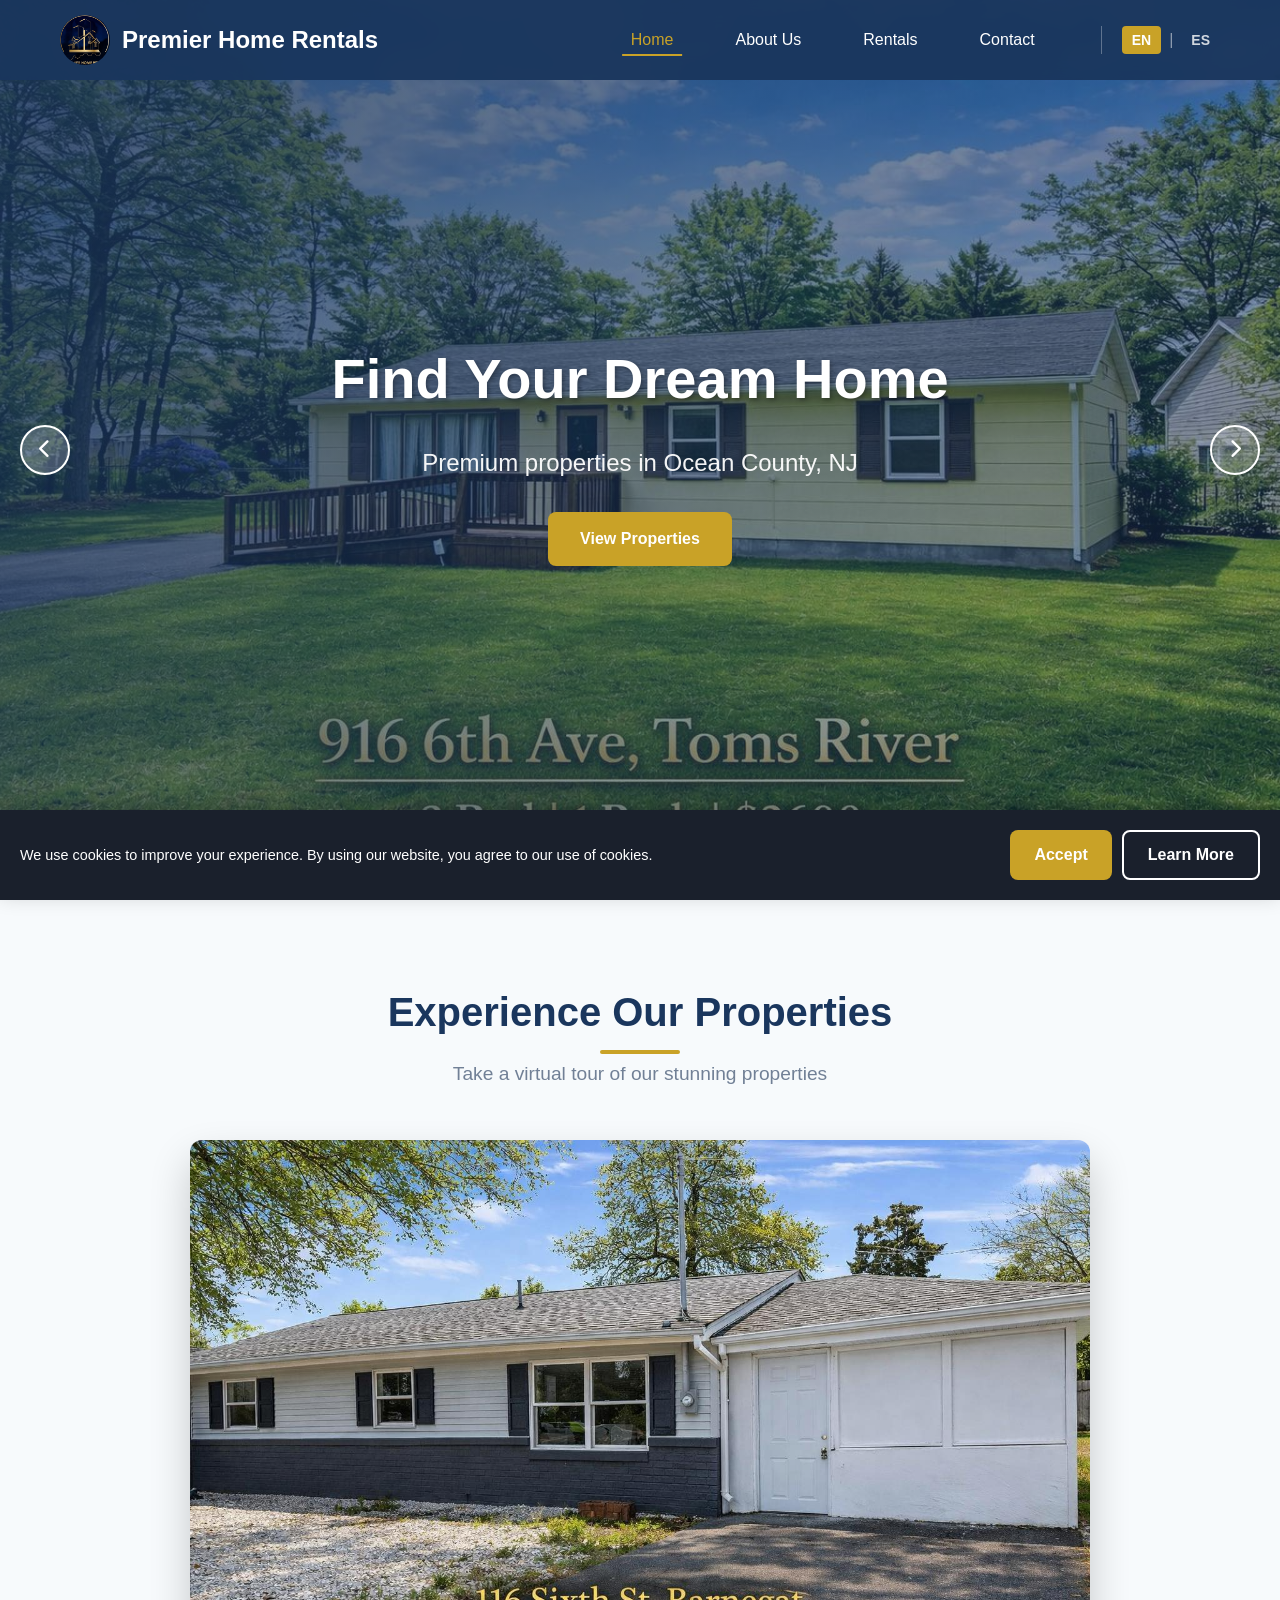
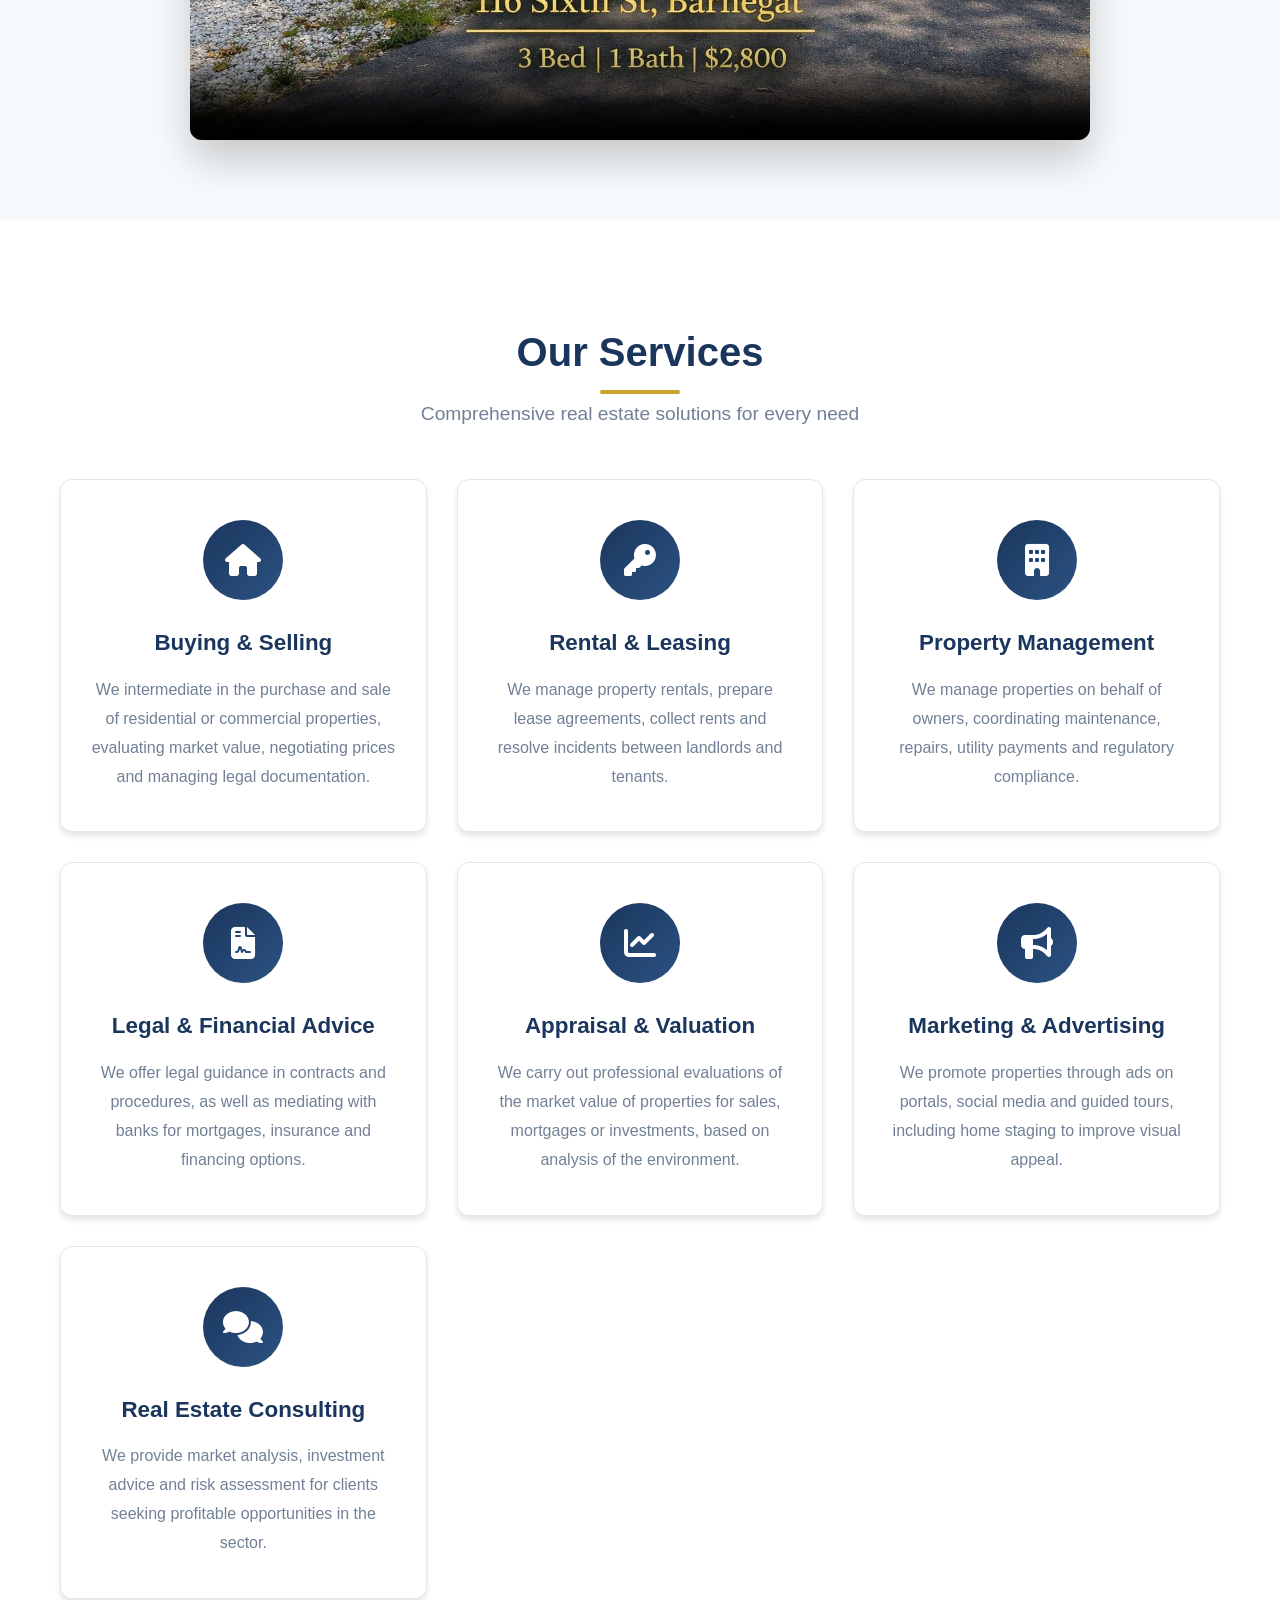
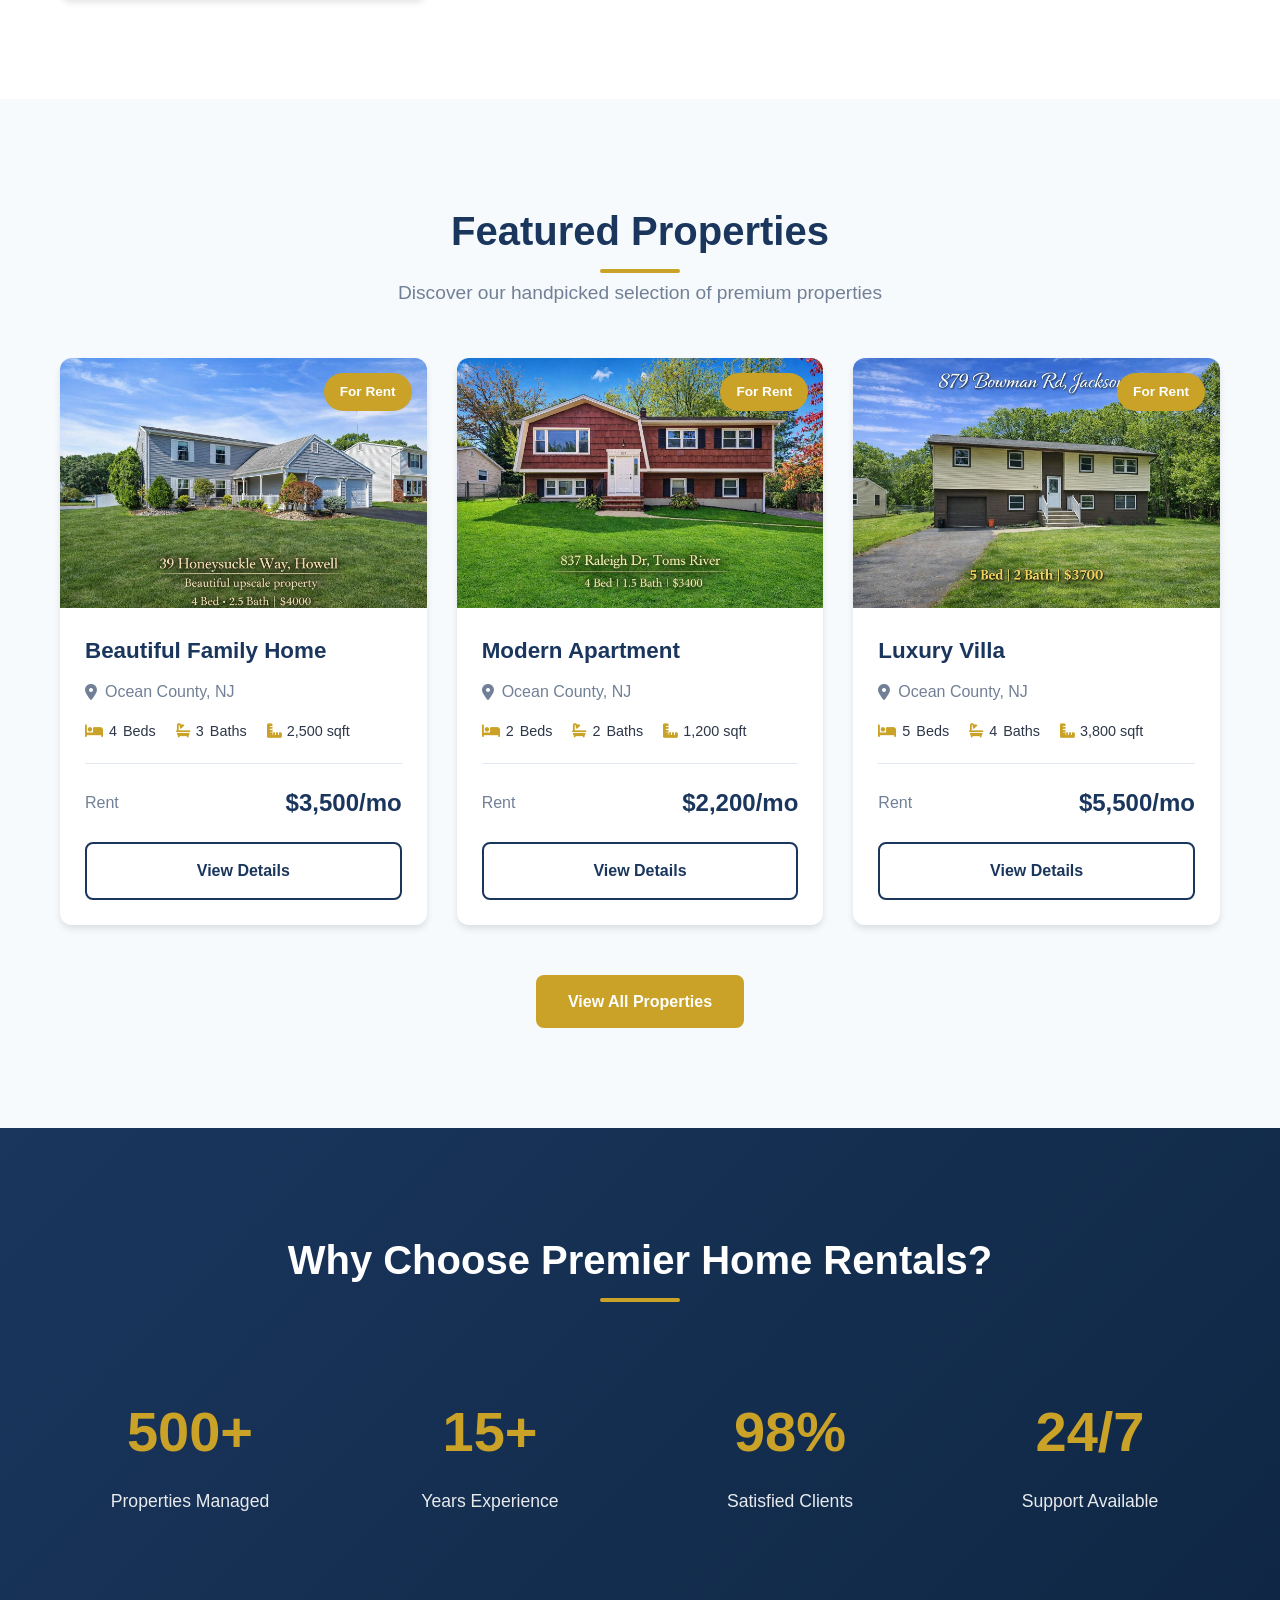
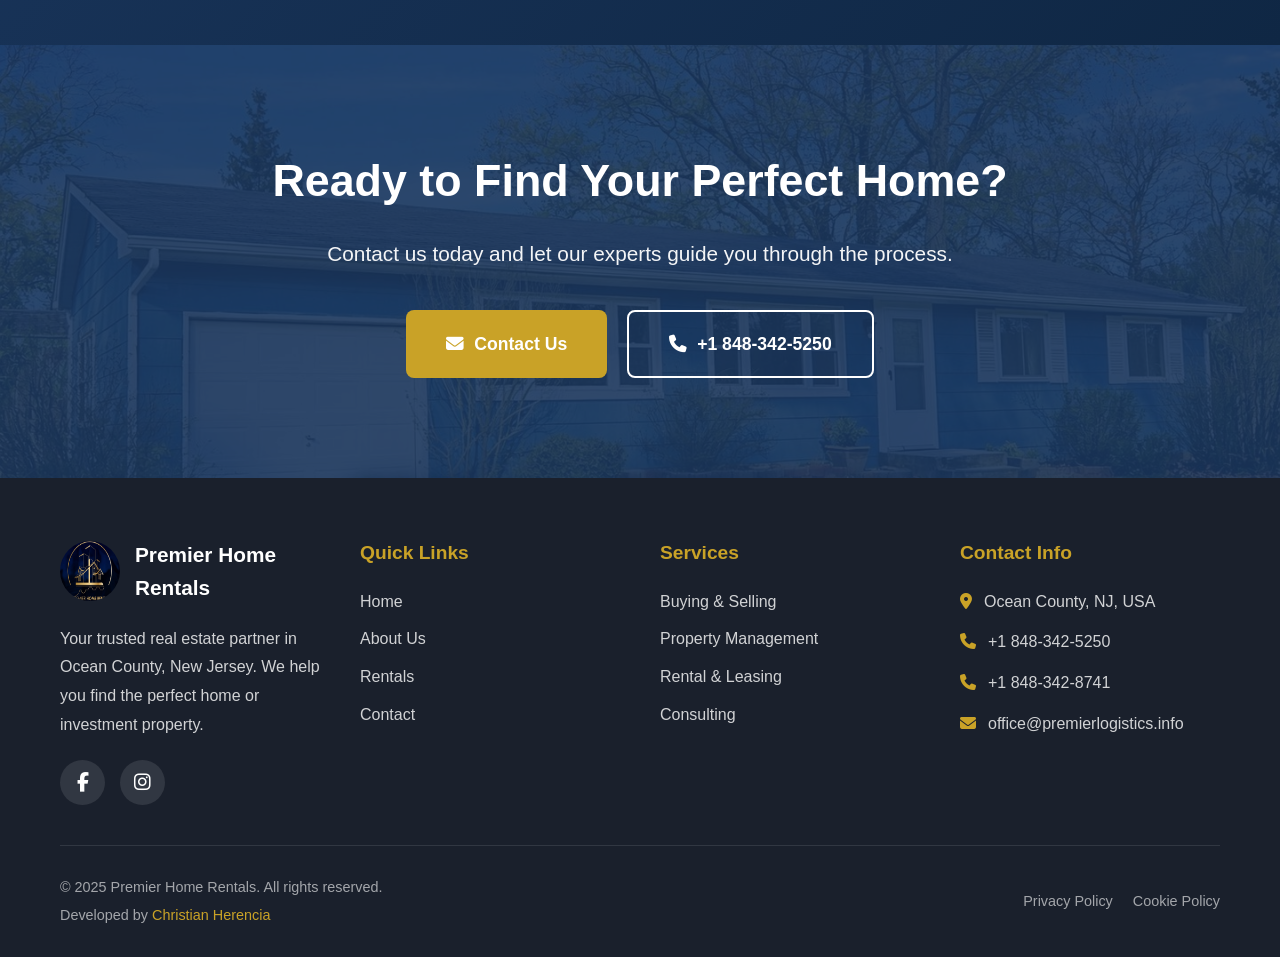
<file: index.html>
<!DOCTYPE html>
<html lang="en">
<head>
    <meta charset="UTF-8">
    <meta name="viewport" content="width=device-width, initial-scale=1.0">
    
    <!-- SEO Bilingüe / Bilingual SEO -->
    <title>Premier Home Rentals | Real Estate in Ocean County, NJ | Alquileres y Ventas</title>
    <meta name="description" content="Premier Home Rentals - Your trusted real estate partner in Ocean County, NJ. Houses and apartments for rent. Professional property management, buying, selling, and rental services.">
    <meta name="description" lang="es" content="Premier Home Rentals - Su socio de confianza en bienes raíces en Ocean County, NJ. Casas y apartamentos en alquiler. Servicios profesionales de administración, compra, venta y alquiler.">
    <meta name="keywords" content="real estate, ocean county nj, property rental, home rentals, property management, buy house, sell house, alquiler propiedades, bienes raices, ocean county">
    <meta name="author" content="Christian Herencia - https://christian-freelance.us/">
    <meta name="robots" content="index, follow">
    
    <!-- Open Graph / Social Media -->
    <meta property="og:type" content="website">
    <meta property="og:title" content="Premier Home Rentals | Real Estate Ocean County, NJ">
    <meta property="og:description" content="Houses and apartments for rent in Ocean County, NJ. Professional real estate services.">
    <meta property="og:url" content="https://premierhomerentals.com">
    <meta property="og:image" content="images/logotipo.jpg">
    
    <!-- Canonical URL -->
    <link rel="canonical" href="https://premierhomerentals.com">
    
    <!-- Favicon -->
    <link rel="icon" type="image/jpeg" href="images/logotipo.jpg">
    
    <!-- Stylesheets -->
    <link rel="stylesheet" href="css/styles.css">
    <link rel="stylesheet" href="https://cdnjs.cloudflare.com/ajax/libs/font-awesome/6.4.0/css/all.min.css">
</head>
<body>
    <!-- Header / Navigation -->
    <header class="header" id="header">
        <nav class="navbar">
            <div class="container nav-container">
                <a href="index.html" class="logo">
                    <img src="images/logotipo.jpg" alt="Premier Home Rentals Logo">
                    <span class="logo-text">Premier Home Rentals</span>
                </a>

                <button class="nav-toggle" id="navToggle" aria-label="Toggle navigation">
                    <span class="hamburger"></span>
                </button>

                <ul class="nav-menu" id="navMenu">
                    <li class="nav-item">
                        <a href="index.html" class="nav-link active" data-en="Home" data-es="Inicio">Home</a>
                    </li>
                    <li class="nav-item">
                        <a href="about.html" class="nav-link" data-en="About Us" data-es="Somos">About Us</a>
                    </li>
                    <li class="nav-item">
                        <a href="rents.html" class="nav-link" data-en="Rentals" data-es="Rentas">Rentals</a>
                    </li>
                    <li class="nav-item">
                        <a href="contact.html" class="nav-link" data-en="Contact" data-es="Contacto">Contact</a>
                    </li>
                    <!-- Language Switcher (Minimalist) -->
                    <li class="nav-item lang-switcher-nav">
                        <button class="lang-btn" data-lang="en">EN</button>
                        <span class="lang-separator">|</span>
                        <button class="lang-btn active" data-lang="es">ES</button>
                    </li>
                </ul>
            </div>
        </nav>
    </header>

    <!-- Hero Carousel Section -->
    <section class="hero-carousel" id="heroCarousel">
        <div class="carousel-container">
            <div class="carousel-slide active">
                <img src="images/651043841_122290221758027895_5471548175140172550_n.jpg" alt="Luxury Home Exterior">
                <div class="carousel-overlay">
                    <div class="carousel-content">
                        <h1 data-en="Find Your Dream Home" data-es="Encuentra Tu Hogar Soñado">Find Your Dream Home</h1>
                        <p data-en="Premium properties in Ocean County, NJ" data-es="Propiedades premium en Ocean County, NJ">Premium properties in Ocean County, NJ</p>
                        <a href="rents.html" class="btn btn-primary" data-en="View Properties" data-es="Ver Propiedades">View Properties</a>
                    </div>
                </div>
            </div>
            <div class="carousel-slide">
                <img src="images/651122073_122290265384027895_9046047661119987039_n.jpg" alt="Modern Living Room">
                <div class="carousel-overlay">
                    <div class="carousel-content">
                        <h1 data-en="Luxury Living Redefined" data-es="Vida de Lujo Redefinida">Luxury Living Redefined</h1>
                        <p data-en="Experience comfort and elegance" data-es="Experimenta comodidad y elegancia">Experience comfort and elegance</p>
                        <a href="contact.html" class="btn btn-primary" data-en="Contact Us" data-es="Contáctanos">Contact Us</a>
                    </div>
                </div>
            </div>
            <div class="carousel-slide">
                <img src="images/651235995_122290265552027895_4109668597374149599_n.jpg" alt="Beautiful Kitchen">
                <div class="carousel-overlay">
                    <div class="carousel-content">
                        <h1 data-en="Your Future Home Awaits" data-es="Tu Futuro Hogar Te Espera">Your Future Home Awaits</h1>
                        <p data-en="Discover amazing opportunities" data-es="Descubre oportunidades increíbles">Discover amazing opportunities</p>
                        <a href="rents.html" class="btn btn-primary" data-en="Browse Listings" data-es="Ver Listados">Browse Listings</a>
                    </div>
                </div>
            </div>
            <div class="carousel-slide">
                <img src="images/651337304_122290265558027895_6355605987907240099_n.jpg" alt="Elegant Bedroom">
                <div class="carousel-overlay">
                    <div class="carousel-content">
                        <h1 data-en="Expert Real Estate Services" data-es="Servicios Inmobiliarios Expertos">Expert Real Estate Services</h1>
                        <p data-en="Trusted by hundreds of families" data-es="Confianza de cientos de familias">Trusted by hundreds of families</p>
                        <a href="about.html" class="btn btn-primary" data-en="Learn More" data-es="Saber Más">Learn More</a>
                    </div>
                </div>
            </div>
        </div>
        
        <button class="carousel-btn prev" id="carouselPrev" aria-label="Previous slide">
            <i class="fas fa-chevron-left"></i>
        </button>
        <button class="carousel-btn next" id="carouselNext" aria-label="Next slide">
            <i class="fas fa-chevron-right"></i>
        </button>
        
        <div class="carousel-dots" id="carouselDots"></div>
    </section>

    <!-- Video Section -->
    <section class="video-section">
        <div class="container">
            <div class="section-header">
                <h2 class="section-title" data-en="Experience Our Properties" data-es="Experimenta Nuestras Propiedades">
                    Experience Our Properties
                </h2>
                <p class="section-subtitle" data-en="Take a virtual tour of our stunning properties" data-es="Recorre virtualmente nuestras impresionantes propiedades">
                    Take a virtual tour of our stunning properties
                </p>
            </div>
            <div class="video-container">
                <video controls poster="images/651059986_122290265576027895_850705725169657721_n.jpg">
                    <source src="images/FDownloader.Net_AQPp3IglkweKQyzIKB1AlOvLezb5OyP5Iwgwm5jtBXHO728Q9_stGDnmYdV9Bi18okTtm0bM0nRg8rTVK-sO87h00jLk_92lJyE8ZG_PyF9vTQ_720p_(HD).mp4" type="video/mp4">
                    <span data-en="Your browser does not support the video tag." data-es="Su navegador no soporta la etiqueta de video.">Your browser does not support the video tag.</span>
                </video>
            </div>
        </div>
    </section>

    <!-- Services Section -->
    <section class="services-section" id="services">
        <div class="container">
            <div class="section-header">
                <h2 class="section-title" data-en="Our Services" data-es="Nuestros Servicios">Our Services</h2>
                <p class="section-subtitle" data-en="Comprehensive real estate solutions for every need" data-es="Soluciones inmobiliarias integrales para cada necesidad">
                    Comprehensive real estate solutions for every need
                </p>
            </div>
            
            <div class="services-grid">
                <div class="service-card fade-in">
                    <div class="service-icon">
                        <i class="fas fa-home"></i>
                    </div>
                    <h3 data-en="Buying & Selling" data-es="Compra y Venta">Buying & Selling</h3>
                    <p data-en="We intermediate in the purchase and sale of residential or commercial properties, evaluating market value, negotiating prices and managing legal documentation." 
                       data-es="Intermediamos en la compra y venta de inmuebles residenciales o comerciales, evaluando el valor de mercado, negociando precios y gestionando documentación legal.">
                        We intermediate in the purchase and sale of residential or commercial properties, evaluating market value, negotiating prices and managing legal documentation.
                    </p>
                </div>
                
                <div class="service-card fade-in">
                    <div class="service-icon">
                        <i class="fas fa-key"></i>
                    </div>
                    <h3 data-en="Rental & Leasing" data-es="Alquiler y Arrendamiento">Rental & Leasing</h3>
                    <p data-en="We manage property rentals, prepare lease agreements, collect rents and resolve incidents between landlords and tenants."
                       data-es="Gestionamos alquileres de propiedades, elaboramos contratos de arrendamiento, cobramos rentas y resolvemos incidencias.">
                        We manage property rentals, prepare lease agreements, collect rents and resolve incidents between landlords and tenants.
                    </p>
                </div>
                
                <div class="service-card fade-in">
                    <div class="service-icon">
                        <i class="fas fa-building"></i>
                    </div>
                    <h3 data-en="Property Management" data-es="Gestión de Propiedades">Property Management</h3>
                    <p data-en="We manage properties on behalf of owners, coordinating maintenance, repairs, utility payments and regulatory compliance."
                       data-es="Administramos inmuebles en nombre de propietarios, coordinando mantenimiento, reparaciones, pagos y cumplimiento normativo.">
                        We manage properties on behalf of owners, coordinating maintenance, repairs, utility payments and regulatory compliance.
                    </p>
                </div>
                
                <div class="service-card fade-in">
                    <div class="service-icon">
                        <i class="fas fa-file-contract"></i>
                    </div>
                    <h3 data-en="Legal & Financial Advice" data-es="Asesoramiento Legal y Financiero">Legal & Financial Advice</h3>
                    <p data-en="We offer legal guidance in contracts and procedures, as well as mediating with banks for mortgages, insurance and financing options."
                       data-es="Ofrecemos orientación legal en contratos y trámites, además de mediar con bancos para hipotecas y financiamiento.">
                        We offer legal guidance in contracts and procedures, as well as mediating with banks for mortgages, insurance and financing options.
                    </p>
                </div>
                
                <div class="service-card fade-in">
                    <div class="service-icon">
                        <i class="fas fa-chart-line"></i>
                    </div>
                    <h3 data-en="Appraisal & Valuation" data-es="Valoración y Tasación">Appraisal & Valuation</h3>
                    <p data-en="We carry out professional evaluations of the market value of properties for sales, mortgages or investments, based on analysis of the environment."
                       data-es="Realizamos evaluaciones profesionales del valor de mercado para ventas, hipotecas o inversiones.">
                        We carry out professional evaluations of the market value of properties for sales, mortgages or investments, based on analysis of the environment.
                    </p>
                </div>
                
                <div class="service-card fade-in">
                    <div class="service-icon">
                        <i class="fas fa-bullhorn"></i>
                    </div>
                    <h3 data-en="Marketing & Advertising" data-es="Marketing y Publicidad">Marketing & Advertising</h3>
                    <p data-en="We promote properties through ads on portals, social media and guided tours, including home staging to improve visual appeal."
                       data-es="Promocionamos propiedades mediante anuncios en portales, redes sociales y visitas guiadas, incluyendo home staging.">
                        We promote properties through ads on portals, social media and guided tours, including home staging to improve visual appeal.
                    </p>
                </div>
                
                <div class="service-card fade-in">
                    <div class="service-icon">
                        <i class="fas fa-comments"></i>
                    </div>
                    <h3 data-en="Real Estate Consulting" data-es="Consultoría Inmobiliaria">Real Estate Consulting</h3>
                    <p data-en="We provide market analysis, investment advice and risk assessment for clients seeking profitable opportunities in the sector."
                       data-es="Brindamos análisis de mercado, asesoría en inversiones y evaluación de riesgos para clientes que buscan oportunidades rentables.">
                        We provide market analysis, investment advice and risk assessment for clients seeking profitable opportunities in the sector.
                    </p>
                </div>
            </div>
        </div>
    </section>

    <!-- Featured Properties Section -->
    <section class="featured-properties">
        <div class="container">
            <div class="section-header">
                <h2 class="section-title" data-en="Featured Properties" data-es="Propiedades Destacadas">Featured Properties</h2>
                <p class="section-subtitle" data-en="Discover our handpicked selection of premium properties" data-es="Descubre nuestra selección de propiedades premium">
                    Discover our handpicked selection of premium properties
                </p>
            </div>
            
            <div class="properties-grid">
                <div class="property-card fade-in">
                    <div class="property-image">
                        <img src="images/650802208_122290265354027895_558987830945413043_n.jpg" alt="Ocean County Home">
                        <span class="property-badge" data-en="For Rent" data-es="En Alquiler">For Rent</span>
                    </div>
                    <div class="property-info">
                        <h3 data-en="Beautiful Family Home" data-es="Hermosa Casa Familiar">Beautiful Family Home</h3>
                        <p class="property-location">
                            <i class="fas fa-map-marker-alt"></i> Ocean County, NJ
                        </p>
                        <div class="property-features">
                            <span><i class="fas fa-bed"></i> 4 <span data-en="Beds" data-es="Habitaciones">Beds</span></span>
                            <span><i class="fas fa-bath"></i> 3 <span data-en="Baths" data-es="Baños">Baths</span></span>
                            <span><i class="fas fa-ruler-combined"></i> 2,500 sqft</span>
                        </div>
                        <div class="property-price">
                            <span class="price-label" data-en="Rent" data-es="Alquiler">Rent:</span>
                            <span class="price-value">$3,500/mo</span>
                        </div>
                        <a href="view-rent.html" class="btn btn-secondary" data-en="View Details" data-es="Ver Detalles">View Details</a>
                    </div>
                </div>
                
                <div class="property-card fade-in">
                    <div class="property-image">
                        <img src="images/651273718_122290221770027895_5280245678423276925_n.jpg" alt="Modern Apartment">
                        <span class="property-badge" data-en="For Rent" data-es="En Alquiler">For Rent</span>
                    </div>
                    <div class="property-info">
                        <h3 data-en="Modern Apartment" data-es="Apartamento Moderno">Modern Apartment</h3>
                        <p class="property-location">
                            <i class="fas fa-map-marker-alt"></i> Ocean County, NJ
                        </p>
                        <div class="property-features">
                            <span><i class="fas fa-bed"></i> 2 <span data-en="Beds" data-es="Habitaciones">Beds</span></span>
                            <span><i class="fas fa-bath"></i> 2 <span data-en="Baths" data-es="Baños">Baths</span></span>
                            <span><i class="fas fa-ruler-combined"></i> 1,200 sqft</span>
                        </div>
                        <div class="property-price">
                            <span class="price-label" data-en="Rent" data-es="Alquiler">Rent:</span>
                            <span class="price-value">$2,200/mo</span>
                        </div>
                        <a href="view-rent.html" class="btn btn-secondary" data-en="View Details" data-es="Ver Detalles">View Details</a>
                    </div>
                </div>
                
                <div class="property-card fade-in">
                    <div class="property-image">
                        <img src="images/651832047_122290224542027895_4432259295090192663_n.jpg" alt="Luxury Villa">
                        <span class="property-badge" data-en="For Rent" data-es="En Alquiler">For Rent</span>
                    </div>
                    <div class="property-info">
                        <h3 data-en="Luxury Villa" data-es="Villa de Lujo">Luxury Villa</h3>
                        <p class="property-location">
                            <i class="fas fa-map-marker-alt"></i> Ocean County, NJ
                        </p>
                        <div class="property-features">
                            <span><i class="fas fa-bed"></i> 5 <span data-en="Beds" data-es="Habitaciones">Beds</span></span>
                            <span><i class="fas fa-bath"></i> 4 <span data-en="Baths" data-es="Baños">Baths</span></span>
                            <span><i class="fas fa-ruler-combined"></i> 3,800 sqft</span>
                        </div>
                        <div class="property-price">
                            <span class="price-label" data-en="Rent" data-es="Alquiler">Rent:</span>
                            <span class="price-value">$5,500/mo</span>
                        </div>
                        <a href="view-rent.html" class="btn btn-secondary" data-en="View Details" data-es="Ver Detalles">View Details</a>
                    </div>
                </div>
            </div>
            
            <div class="text-center">
                <a href="rents.html" class="btn btn-primary" data-en="View All Properties" data-es="Ver Todas las Propiedades">View All Properties</a>
            </div>
        </div>
    </section>

    <!-- Why Choose Us Section -->
    <section class="why-choose-us">
        <div class="container">
            <div class="section-header">
                <h2 class="section-title" data-en="Why Choose Premier Home Rentals?" data-es="¿Por Qué Elegir Premier Home Rentals?">Why Choose Premier Home Rentals?</h2>
            </div>
            
            <div class="stats-grid">
                <div class="stat-card">
                    <div class="stat-number">500+</div>
                    <div class="stat-label" data-en="Properties Managed" data-es="Propiedades Administradas">Properties Managed</div>
                </div>
                <div class="stat-card">
                    <div class="stat-number">15+</div>
                    <div class="stat-label" data-en="Years Experience" data-es="Años de Experiencia">Years Experience</div>
                </div>
                <div class="stat-card">
                    <div class="stat-number">98%</div>
                    <div class="stat-label" data-en="Satisfied Clients" data-es="Clientes Satisfechos">Satisfied Clients</div>
                </div>
                <div class="stat-card">
                    <div class="stat-number">24/7</div>
                    <div class="stat-label" data-en="Support Available" data-es="Soporte Disponible">Support Available</div>
                </div>
            </div>
        </div>
    </section>

    <!-- Contact CTA Section -->
    <section class="contact-cta">
        <div class="container">
            <div class="cta-content">
                <h2 data-en="Ready to Find Your Perfect Home?" data-es="¿Listo para Encontrar Tu Hogar Perfecto?">Ready to Find Your Perfect Home?</h2>
                <p data-en="Contact us today and let our experts guide you through the process." 
                   data-es="Contáctanos hoy y deja que nuestros expertos te guíen en el proceso.">
                    Contact us today and let our experts guide you through the process.
                </p>
                <div class="cta-buttons">
                    <a href="contact.html" class="btn btn-primary btn-large">
                        <i class="fas fa-envelope"></i> <span data-en="Contact Us" data-es="Contáctanos">Contact Us</span>
                    </a>
                    <a href="tel:+18483425250" class="btn btn-secondary btn-large">
                        <i class="fas fa-phone"></i> +1 848-342-5250
                    </a>
                </div>
            </div>
        </div>
    </section>

    <!-- Footer -->
    <footer class="footer">
        <div class="container">
            <div class="footer-grid">
                <div class="footer-column">
                    <div class="footer-logo">
                        <img src="images/logotipo.jpg" alt="Premier Home Rentals">
                        <h3>Premier Home Rentals</h3>
                    </div>
                    <p data-en="Your trusted real estate partner in Ocean County, New Jersey. We help you find the perfect home or investment property."
                       data-es="Su socio de confianza en bienes raíces en Ocean County, Nueva Jersey. Le ayudamos a encontrar el hogar perfecto o propiedad de inversión.">
                        Your trusted real estate partner in Ocean County, New Jersey. We help you find the perfect home or investment property.
                    </p>
                    <div class="social-links">
                        <a href="https://www.facebook.com/profile.php?id=61550836872534" target="_blank" rel="noopener" aria-label="Facebook">
                            <i class="fab fa-facebook-f"></i>
                        </a>
                        <a href="https://www.instagram.com/homerentalsbypremier" target="_blank" rel="noopener" aria-label="Instagram">
                            <i class="fab fa-instagram"></i>
                        </a>
                    </div>
                </div>
                
                <div class="footer-column">
                    <h4 data-en="Quick Links" data-es="Enlaces Rápidos">Quick Links</h4>
                    <ul class="footer-links">
                        <li><a href="index.html" data-en="Home" data-es="Inicio">Home</a></li>
                        <li><a href="about.html" data-en="About Us" data-es="Somos">About Us</a></li>
                        <li><a href="rents.html" data-en="Rentals" data-es="Rentas">Rentals</a></li>
                        <li><a href="contact.html" data-en="Contact" data-es="Contacto">Contact</a></li>
                    </ul>
                </div>
                
                <div class="footer-column">
                    <h4 data-en="Services" data-es="Servicios">Services</h4>
                    <ul class="footer-links">
                        <li><a href="about.html#services" data-en="Buying & Selling" data-es="Compra y Venta">Buying & Selling</a></li>
                        <li><a href="about.html#services" data-en="Property Management" data-es="Gestión de Propiedades">Property Management</a></li>
                        <li><a href="about.html#services" data-en="Rental & Leasing" data-es="Alquiler y Arrendamiento">Rental & Leasing</a></li>
                        <li><a href="about.html#services" data-en="Consulting" data-es="Consultoría">Consulting</a></li>
                    </ul>
                </div>
                
                <div class="footer-column">
                    <h4 data-en="Contact Info" data-es="Información de Contacto">Contact Info</h4>
                    <ul class="contact-info">
                        <li>
                            <i class="fas fa-map-marker-alt"></i>
                            <span data-en="Ocean County, NJ, USA" data-es="Ocean County, NJ, EUA">Ocean County, NJ, USA</span>
                        </li>
                        <li>
                            <i class="fas fa-phone"></i>
                            <a href="tel:+18483425250">+1 848-342-5250</a>
                        </li>
                        <li>
                            <i class="fas fa-phone"></i>
                            <a href="tel:+18483428741">+1 848-342-8741</a>
                        </li>
                        <li>
                            <i class="fas fa-envelope"></i>
                            <a href="mailto:office@premierlogistics.info">office@premierlogistics.info</a>
                        </li>
                    </ul>
                </div>
            </div>
            
            <div class="footer-bottom">
                <div class="footer-bottom-content">
                    <p>&copy; 2025 Premier Home Rentals. <span data-en="All rights reserved." data-es="Todos los derechos reservados.">All rights reserved.</span></p>
                    <p class="developer-credit">
                        Developed by <a href="https://christian-freelance.us/" target="_blank" rel="noopener">Christian Herencia</a>
                    </p>
                </div>
                <div class="footer-policies">
                    <a href="privacy-policy.html" data-en="Privacy Policy" data-es="Política de Privacidad">Privacy Policy</a>
                    <a href="cookie-policy.html" data-en="Cookie Policy" data-es="Política de Cookies">Cookie Policy</a>
                </div>
            </div>
        </div>
    </footer>

    <!-- Scroll to Top Button -->
    <button class="scroll-top" id="scrollTop" aria-label="Scroll to top">
        <i class="fas fa-chevron-up"></i>
    </button>

    <!-- WhatsApp Button -->
    <a href="https://wa.me/18483425250" class="whatsapp-btn" target="_blank" rel="noopener" aria-label="WhatsApp">
        <i class="fab fa-whatsapp"></i>
    </a>

    <!-- Scripts -->
    <script src="js/main.js"></script>
</body>
</html>
</file>
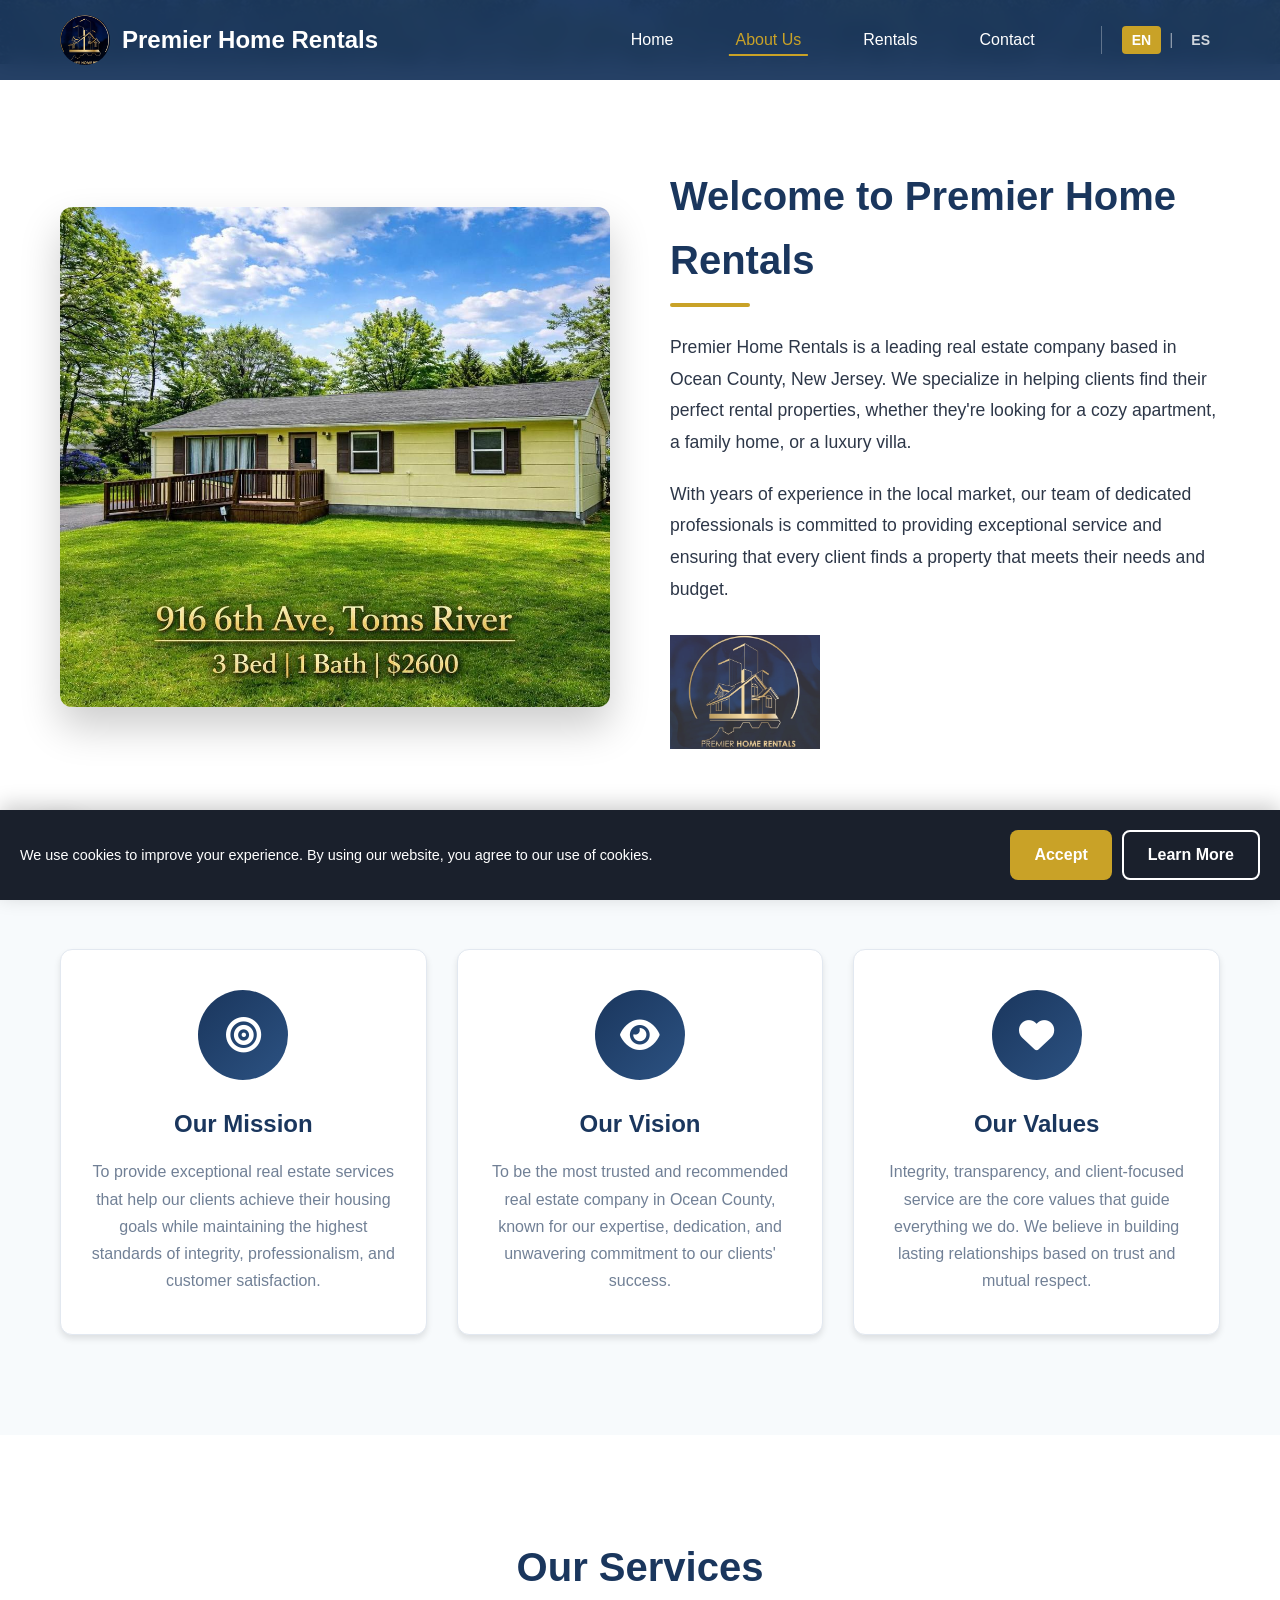
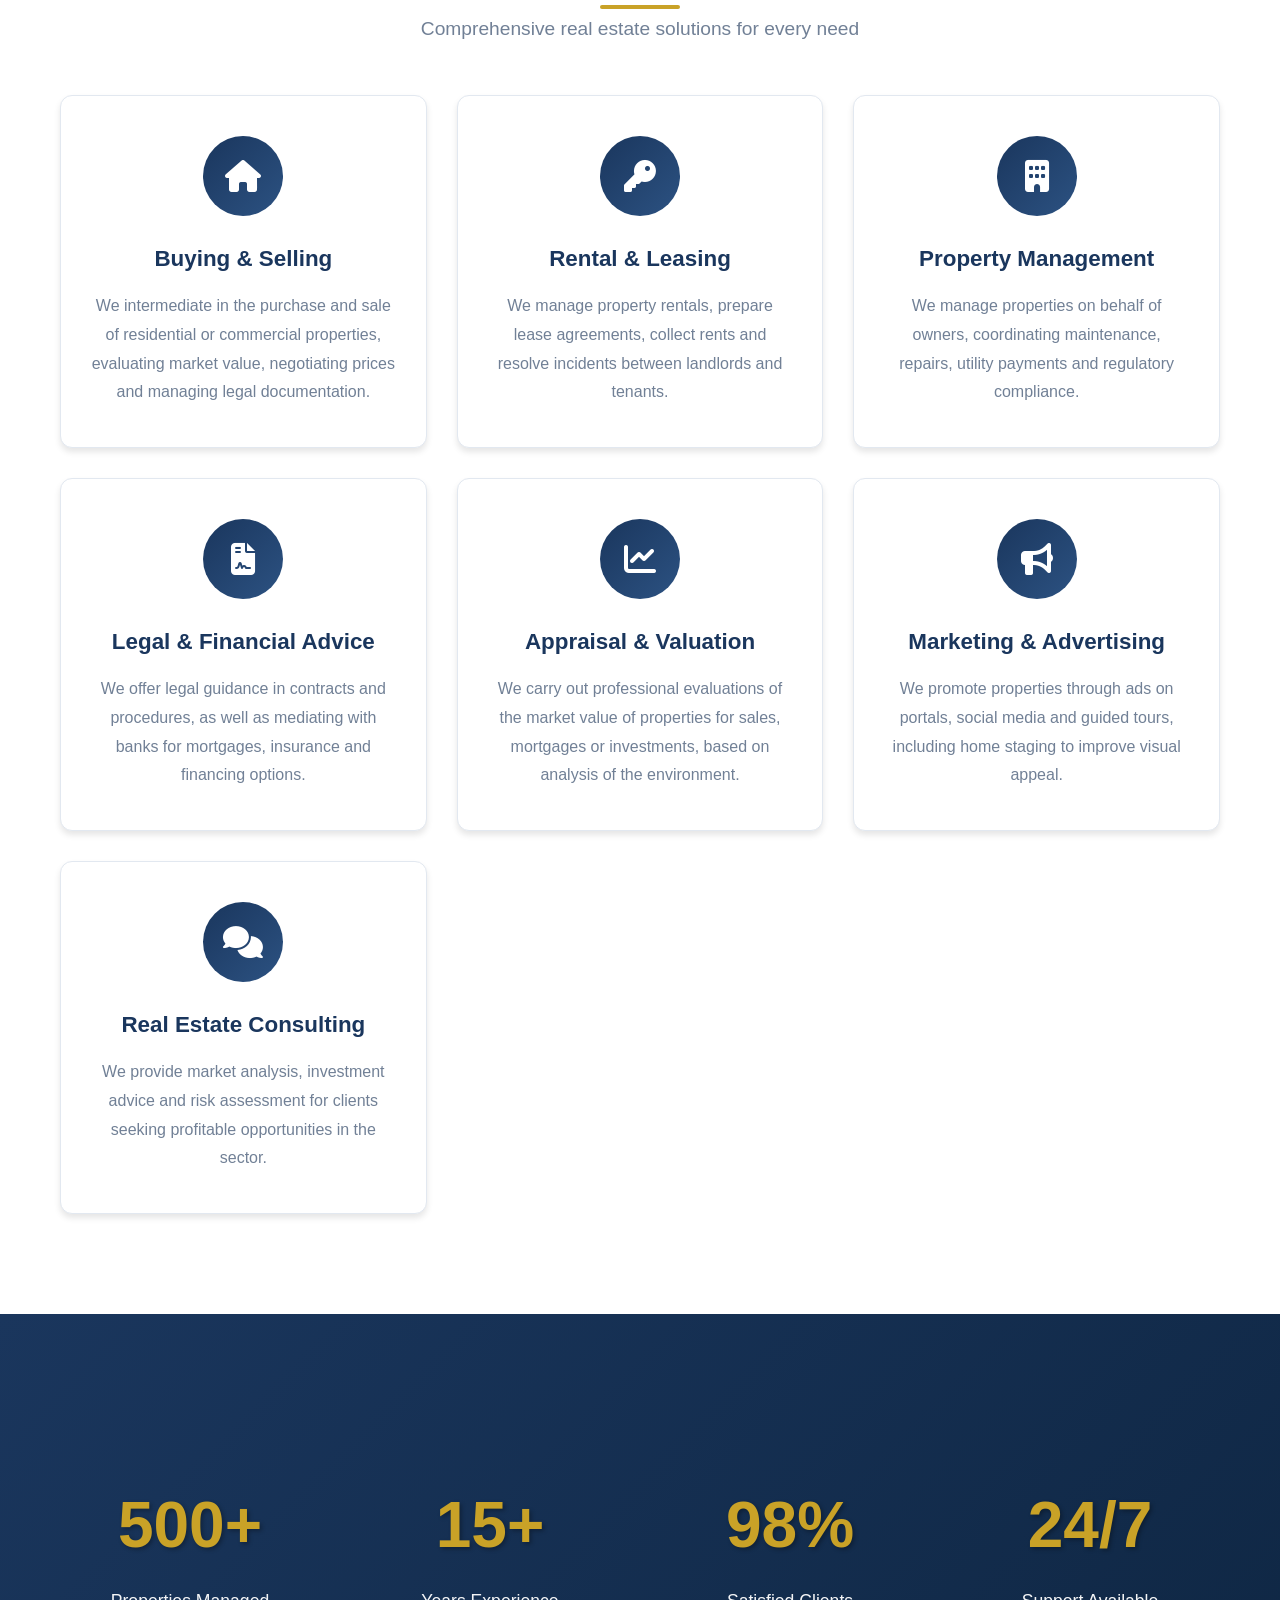
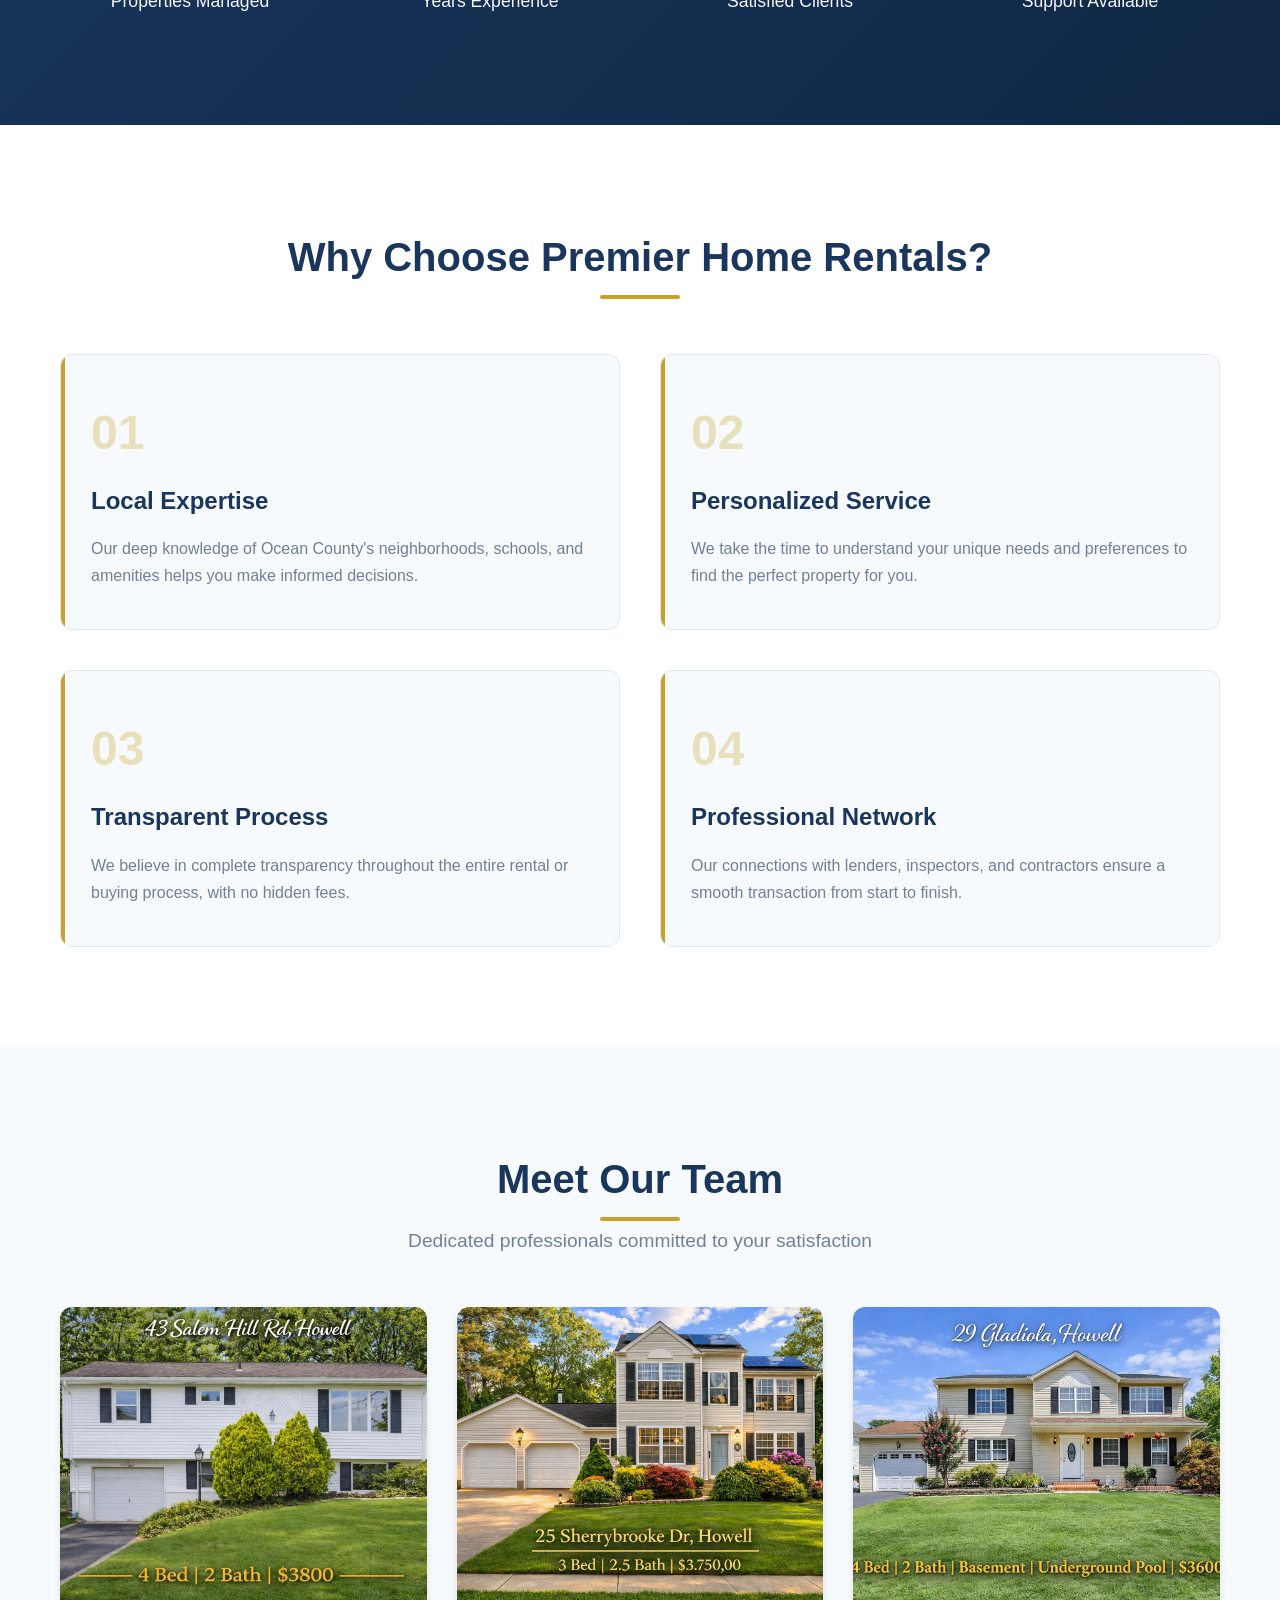
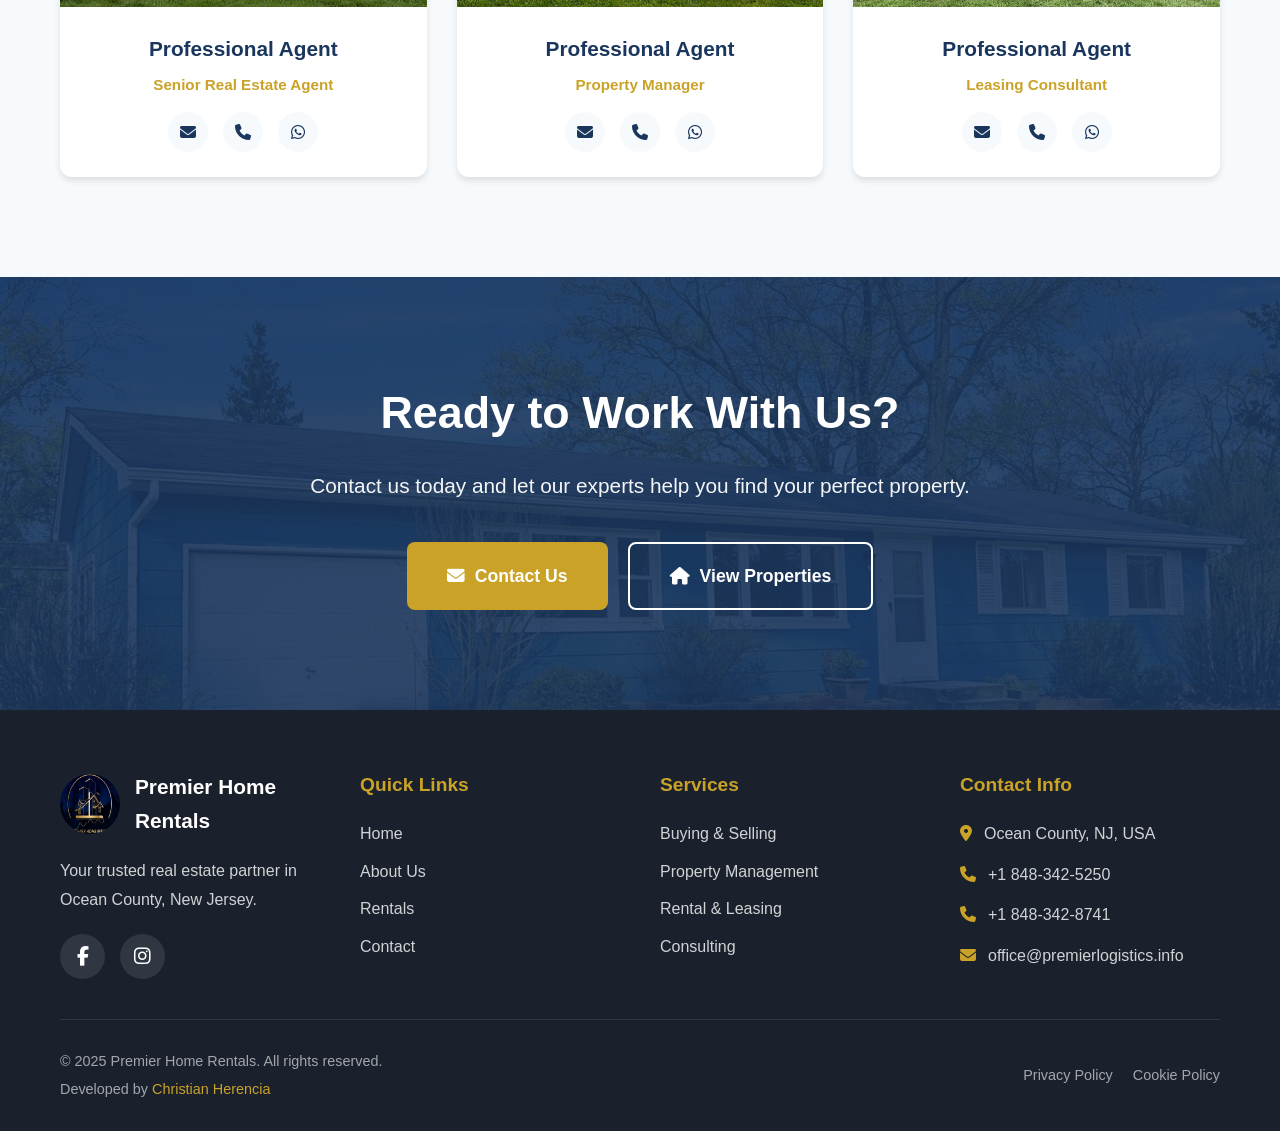
<file: about.html>
<!DOCTYPE html>
<html lang="en">
<head>
    <meta charset="UTF-8">
    <meta name="viewport" content="width=device-width, initial-scale=1.0">
    
    <!-- SEO Bilingüe / Bilingual SEO -->
    <title>About Us | Premier Home Rentals - Ocean County, NJ Real Estate</title>
    <meta name="description" content="Learn about Premier Home Rentals, your trusted real estate partner in Ocean County, NJ. Discover our services, experience, and commitment to excellence.">
    <meta name="description" lang="es" content="Conozca sobre Premier Home Rentals, su socio de confianza en bienes raíces en Ocean County, NJ. Descubra nuestros servicios, experiencia y compromiso con la excelencia.">
    <meta name="keywords" content="about real estate, ocean county nj, property management, real estate services, sobre inmobiliaria, servicios inmobiliarios">
    <meta name="author" content="Christian Herencia - https://christian-freelance.us/">
    <meta name="robots" content="index, follow">
    
    <!-- Open Graph -->
    <meta property="og:type" content="website">
    <meta property="og:title" content="About Us | Premier Home Rentals">
    <meta property="og:description" content="Your trusted real estate partner in Ocean County, New Jersey.">
    <meta property="og:url" content="https://premierhomerentals.com/about.html">
    <meta property="og:image" content="images/651043841_122290221758027895_5471548175140172550_n.jpg">
    
    <link rel="canonical" href="https://premierhomerentals.com/about.html">
    <link rel="icon" type="image/jpeg" href="images/logotipo.jpg">
    
    <!-- Stylesheets -->
    <link rel="stylesheet" href="css/styles.css">
    <link rel="stylesheet" href="css/about.css">
    <link rel="stylesheet" href="https://cdnjs.cloudflare.com/ajax/libs/font-awesome/6.4.0/css/all.min.css">
</head>
<body>
    <!-- Header / Navigation -->
    <header class="header" id="header">
        <nav class="navbar">
            <div class="container nav-container">
                <a href="index.html" class="logo">
                    <img src="images/logotipo.jpg" alt="Premier Home Rentals Logo">
                    <span class="logo-text">Premier Home Rentals</span>
                </a>

                <button class="nav-toggle" id="navToggle" aria-label="Toggle navigation">
                    <span class="hamburger"></span>
                </button>

                <ul class="nav-menu" id="navMenu">
                    <li class="nav-item">
                        <a href="index.html" class="nav-link" data-en="Home" data-es="Inicio">Home</a>
                    </li>
                    <li class="nav-item">
                        <a href="about.html" class="nav-link active" data-en="About Us" data-es="Somos">About Us</a>
                    </li>
                    <li class="nav-item">
                        <a href="rents.html" class="nav-link" data-en="Rentals" data-es="Rentas">Rentals</a>
                    </li>
                    <li class="nav-item">
                        <a href="contact.html" class="nav-link" data-en="Contact" data-es="Contacto">Contact</a>
                    </li>
                    <!-- Language Switcher (Minimalist) -->
                    <li class="nav-item lang-switcher-nav">
                        <button class="lang-btn" data-lang="en">EN</button>
                        <span class="lang-separator">|</span>
                        <button class="lang-btn active" data-lang="es">ES</button>
                    </li>
                </ul>
            </div>
        </nav>
    </header>

    <!-- Page Header -->
    <section class="page-header about-header">
        <div class="page-header-overlay">
            <div class="container">
                <h1 data-en="About Us" data-es="Sobre Nosotros">About Us</h1>
                <p data-en="Your trusted partner in Ocean County real estate" data-es="Su socio de confianza en bienes raíces de Ocean County">
                    Your trusted partner in Ocean County real estate
                </p>
            </div>
        </div>
    </section>

    <!-- About Intro Section -->
    <section class="about-intro-section">
        <div class="container">
            <div class="about-intro-grid">
                <div class="about-intro-image fade-in">
                    <img src="images/651043841_122290221758027895_5471548175140172550_n.jpg" alt="Premier Home Rentals Office">
                </div>
                <div class="about-intro-content fade-in">
                    <h2 data-en="Welcome to Premier Home Rentals" data-es="Bienvenido a Premier Home Rentals">Welcome to Premier Home Rentals</h2>
                    <p data-en="Premier Home Rentals is a leading real estate company based in Ocean County, New Jersey. We specialize in helping clients find their perfect rental properties, whether they're looking for a cozy apartment, a family home, or a luxury villa."
                       data-es="Premier Home Rentals es una empresa líder de bienes raíces con sede en Ocean County, Nueva Jersey. Nos especializamos en ayudar a los clientes a encontrar sus propiedades de alquiler perfectas, ya sea que estén buscando un apartamento acogedor, una casa familiar o una villa de lujo.">
                        Premier Home Rentals is a leading real estate company based in Ocean County, New Jersey. We specialize in helping clients find their perfect rental properties, whether they're looking for a cozy apartment, a family home, or a luxury villa.
                    </p>
                    <p data-en="With years of experience in the local market, our team of dedicated professionals is committed to providing exceptional service and ensuring that every client finds a property that meets their needs and budget."
                       data-es="Con años de experiencia en el mercado local, nuestro equipo de profesionales dedicados está comprometido a brindar un servicio excepcional y asegurar que cada cliente encuentre una propiedad que satisfaga sus necesidades y presupuesto.">
                        With years of experience in the local market, our team of dedicated professionals is committed to providing exceptional service and ensuring that every client finds a property that meets their needs and budget.
                    </p>
                    <div class="about-signature">
                        <img src="images/logotipo.jpg" alt="Signature">
                    </div>
                </div>
            </div>
        </div>
    </section>

    <!-- Mission & Vision Section -->
    <section class="mission-vision-section">
        <div class="container">
            <div class="mission-vision-grid">
                <div class="mv-card fade-in">
                    <div class="mv-icon">
                        <i class="fas fa-bullseye"></i>
                    </div>
                    <h3 data-en="Our Mission" data-es="Nuestra Misión">Our Mission</h3>
                    <p data-en="To provide exceptional real estate services that help our clients achieve their housing goals while maintaining the highest standards of integrity, professionalism, and customer satisfaction."
                       data-es="Proporcionar servicios inmobiliarios excepcionales que ayuden a nuestros clientes a lograr sus objetivos de vivienda mientras mantenemos los más altos estándares de integridad, profesionalismo y satisfacción del cliente.">
                        To provide exceptional real estate services that help our clients achieve their housing goals while maintaining the highest standards of integrity, professionalism, and customer satisfaction.
                    </p>
                </div>
                
                <div class="mv-card fade-in">
                    <div class="mv-icon">
                        <i class="fas fa-eye"></i>
                    </div>
                    <h3 data-en="Our Vision" data-es="Nuestra Visión">Our Vision</h3>
                    <p data-en="To be the most trusted and recommended real estate company in Ocean County, known for our expertise, dedication, and unwavering commitment to our clients' success."
                       data-es="Ser la empresa de bienes raíces más confiable y recomendada en Ocean County, conocida por nuestra experiencia, dedicación y compromiso inquebrantable con el éxito de nuestros clientes.">
                        To be the most trusted and recommended real estate company in Ocean County, known for our expertise, dedication, and unwavering commitment to our clients' success.
                    </p>
                </div>
                
                <div class="mv-card fade-in">
                    <div class="mv-icon">
                        <i class="fas fa-heart"></i>
                    </div>
                    <h3 data-en="Our Values" data-es="Nuestros Valores">Our Values</h3>
                    <p data-en="Integrity, transparency, and client-focused service are the core values that guide everything we do. We believe in building lasting relationships based on trust and mutual respect."
                       data-es="Integridad, transparencia y servicio centrado en el cliente son los valores fundamentales que guían todo lo que hacemos. Creemos en construir relaciones duraderas basadas en la confianza y el respeto mutuo.">
                        Integrity, transparency, and client-focused service are the core values that guide everything we do. We believe in building lasting relationships based on trust and mutual respect.
                    </p>
                </div>
            </div>
        </div>
    </section>

    <!-- Services Section -->
    <section class="services-section" id="services">
        <div class="container">
            <div class="section-header">
                <h2 class="section-title" data-en="Our Services" data-es="Nuestros Servicios">Our Services</h2>
                <p class="section-subtitle" data-en="Comprehensive real estate solutions for every need" data-es="Soluciones inmobiliarias integrales para cada necesidad">
                    Comprehensive real estate solutions for every need
                </p>
            </div>
            
            <div class="services-grid">
                <div class="service-card fade-in">
                    <div class="service-icon">
                        <i class="fas fa-home"></i>
                    </div>
                    <h3 data-en="Buying & Selling" data-es="Compra y Venta">Buying & Selling</h3>
                    <p data-en="We intermediate in the purchase and sale of residential or commercial properties, evaluating market value, negotiating prices and managing legal documentation." 
                       data-es="Intermediamos en la compra y venta de inmuebles residenciales o comerciales, evaluando el valor de mercado, negociando precios y gestionando documentación legal.">
                        We intermediate in the purchase and sale of residential or commercial properties, evaluating market value, negotiating prices and managing legal documentation.
                    </p>
                </div>
                
                <div class="service-card fade-in">
                    <div class="service-icon">
                        <i class="fas fa-key"></i>
                    </div>
                    <h3 data-en="Rental & Leasing" data-es="Alquiler y Arrendamiento">Rental & Leasing</h3>
                    <p data-en="We manage property rentals, prepare lease agreements, collect rents and resolve incidents between landlords and tenants."
                       data-es="Gestionamos alquileres de propiedades, elaboramos contratos de arrendamiento, cobramos rentas y resolvemos incidencias.">
                        We manage property rentals, prepare lease agreements, collect rents and resolve incidents between landlords and tenants.
                    </p>
                </div>
                
                <div class="service-card fade-in">
                    <div class="service-icon">
                        <i class="fas fa-building"></i>
                    </div>
                    <h3 data-en="Property Management" data-es="Gestión de Propiedades">Property Management</h3>
                    <p data-en="We manage properties on behalf of owners, coordinating maintenance, repairs, utility payments and regulatory compliance."
                       data-es="Administramos inmuebles en nombre de propietarios, coordinando mantenimiento, reparaciones, pagos y cumplimiento normativo.">
                        We manage properties on behalf of owners, coordinating maintenance, repairs, utility payments and regulatory compliance.
                    </p>
                </div>
                
                <div class="service-card fade-in">
                    <div class="service-icon">
                        <i class="fas fa-file-contract"></i>
                    </div>
                    <h3 data-en="Legal & Financial Advice" data-es="Asesoramiento Legal y Financiero">Legal & Financial Advice</h3>
                    <p data-en="We offer legal guidance in contracts and procedures, as well as mediating with banks for mortgages, insurance and financing options."
                       data-es="Ofrecemos orientación legal en contratos y trámites, además de mediar con bancos para hipotecas y financiamiento.">
                        We offer legal guidance in contracts and procedures, as well as mediating with banks for mortgages, insurance and financing options.
                    </p>
                </div>
                
                <div class="service-card fade-in">
                    <div class="service-icon">
                        <i class="fas fa-chart-line"></i>
                    </div>
                    <h3 data-en="Appraisal & Valuation" data-es="Valoración y Tasación">Appraisal & Valuation</h3>
                    <p data-en="We carry out professional evaluations of the market value of properties for sales, mortgages or investments, based on analysis of the environment."
                       data-es="Realizamos evaluaciones profesionales del valor de mercado para ventas, hipotecas o inversiones.">
                        We carry out professional evaluations of the market value of properties for sales, mortgages or investments, based on analysis of the environment.
                    </p>
                </div>
                
                <div class="service-card fade-in">
                    <div class="service-icon">
                        <i class="fas fa-bullhorn"></i>
                    </div>
                    <h3 data-en="Marketing & Advertising" data-es="Marketing y Publicidad">Marketing & Advertising</h3>
                    <p data-en="We promote properties through ads on portals, social media and guided tours, including home staging to improve visual appeal."
                       data-es="Promocionamos propiedades mediante anuncios en portales, redes sociales y visitas guiadas, incluyendo home staging.">
                        We promote properties through ads on portals, social media and guided tours, including home staging to improve visual appeal.
                    </p>
                </div>
                
                <div class="service-card fade-in">
                    <div class="service-icon">
                        <i class="fas fa-comments"></i>
                    </div>
                    <h3 data-en="Real Estate Consulting" data-es="Consultoría Inmobiliaria">Real Estate Consulting</h3>
                    <p data-en="We provide market analysis, investment advice and risk assessment for clients seeking profitable opportunities in the sector."
                       data-es="Brindamos análisis de mercado, asesoría en inversiones y evaluación de riesgos para clientes que buscan oportunidades rentables.">
                        We provide market analysis, investment advice and risk assessment for clients seeking profitable opportunities in the sector.
                    </p>
                </div>
            </div>
        </div>
    </section>

    <!-- Stats Section -->
    <section class="stats-section">
        <div class="container">
            <div class="stats-grid">
                <div class="stat-card">
                    <div class="stat-number">500+</div>
                    <div class="stat-label" data-en="Properties Managed" data-es="Propiedades Administradas">Properties Managed</div>
                </div>
                <div class="stat-card">
                    <div class="stat-number">15+</div>
                    <div class="stat-label" data-en="Years Experience" data-es="Años de Experiencia">Years Experience</div>
                </div>
                <div class="stat-card">
                    <div class="stat-number">98%</div>
                    <div class="stat-label" data-en="Satisfied Clients" data-es="Clientes Satisfechos">Satisfied Clients</div>
                </div>
                <div class="stat-card">
                    <div class="stat-number">24/7</div>
                    <div class="stat-label" data-en="Support Available" data-es="Soporte Disponible">Support Available</div>
                </div>
            </div>
        </div>
    </section>

    <!-- Why Choose Us Section -->
    <section class="why-choose-section">
        <div class="container">
            <div class="section-header">
                <h2 class="section-title" data-en="Why Choose Premier Home Rentals?" data-es="¿Por Qué Elegir Premier Home Rentals?">Why Choose Premier Home Rentals?</h2>
            </div>
            
            <div class="why-choose-grid">
                <div class="why-card fade-in">
                    <div class="why-number">01</div>
                    <h3 data-en="Local Expertise" data-es="Experiencia Local">Local Expertise</h3>
                    <p data-en="Our deep knowledge of Ocean County's neighborhoods, schools, and amenities helps you make informed decisions."
                       data-es="Nuestro profundo conocimiento de los vecindarios, escuelas y servicios de Ocean County le ayuda a tomar decisiones informadas.">
                        Our deep knowledge of Ocean County's neighborhoods, schools, and amenities helps you make informed decisions.
                    </p>
                </div>
                
                <div class="why-card fade-in">
                    <div class="why-number">02</div>
                    <h3 data-en="Personalized Service" data-es="Servicio Personalizado">Personalized Service</h3>
                    <p data-en="We take the time to understand your unique needs and preferences to find the perfect property for you."
                       data-es="Nos tomamos el tiempo para comprender sus necesidades y preferencias únicas para encontrar la propiedad perfecta para usted.">
                        We take the time to understand your unique needs and preferences to find the perfect property for you.
                    </p>
                </div>
                
                <div class="why-card fade-in">
                    <div class="why-number">03</div>
                    <h3 data-en="Transparent Process" data-es="Proceso Transparente">Transparent Process</h3>
                    <p data-en="We believe in complete transparency throughout the entire rental or buying process, with no hidden fees."
                       data-es="Creemos en la transparencia completa durante todo el proceso de alquiler o compra, sin tarifas ocultas.">
                        We believe in complete transparency throughout the entire rental or buying process, with no hidden fees.
                    </p>
                </div>
                
                <div class="why-card fade-in">
                    <div class="why-number">04</div>
                    <h3 data-en="Professional Network" data-es="Red Profesional">Professional Network</h3>
                    <p data-en="Our connections with lenders, inspectors, and contractors ensure a smooth transaction from start to finish."
                       data-es="Nuestras conexiones con prestamistas, inspectores y contratistas aseguran una transacción fluida de principio a fin.">
                        Our connections with lenders, inspectors, and contractors ensure a smooth transaction from start to finish.
                    </p>
                </div>
            </div>
        </div>
    </section>

    <!-- Team Section -->
    <section class="team-section">
        <div class="container">
            <div class="section-header">
                <h2 class="section-title" data-en="Meet Our Team" data-es="Conozca a Nuestro Equipo">Meet Our Team</h2>
                <p class="section-subtitle" data-en="Dedicated professionals committed to your satisfaction" data-es="Profesionales dedicados comprometidos con su satisfacción">
                    Dedicated professionals committed to your satisfaction
                </p>
            </div>
            
            <div class="team-grid">
                <div class="team-card fade-in">
                    <div class="team-image">
                        <img src="images/651122073_122290265384027895_9046047661119987039_n.jpg" alt="Team Member">
                    </div>
                    <div class="team-info">
                        <h3 data-en="Professional Agent" data-es="Agente Profesional">Professional Agent</h3>
                        <p class="team-role" data-en="Senior Real Estate Agent" data-es="Agente Senior de Bienes Raíces">Senior Real Estate Agent</p>
                        <div class="team-social">
                            <a href="mailto:office@premierlogistics.info"><i class="fas fa-envelope"></i></a>
                            <a href="tel:+18483425250"><i class="fas fa-phone"></i></a>
                            <a href="https://wa.me/18483425250"><i class="fab fa-whatsapp"></i></a>
                        </div>
                    </div>
                </div>
                
                <div class="team-card fade-in">
                    <div class="team-image">
                        <img src="images/651235995_122290265552027895_4109668597374149599_n.jpg" alt="Team Member">
                    </div>
                    <div class="team-info">
                        <h3 data-en="Professional Agent" data-es="Agente Profesional">Professional Agent</h3>
                        <p class="team-role" data-en="Property Manager" data-es="Gerente de Propiedades">Property Manager</p>
                        <div class="team-social">
                            <a href="mailto:office@premierlogistics.info"><i class="fas fa-envelope"></i></a>
                            <a href="tel:+18483425250"><i class="fas fa-phone"></i></a>
                            <a href="https://wa.me/18483425250"><i class="fab fa-whatsapp"></i></a>
                        </div>
                    </div>
                </div>
                
                <div class="team-card fade-in">
                    <div class="team-image">
                        <img src="images/651337304_122290265558027895_6355605987907240099_n.jpg" alt="Team Member">
                    </div>
                    <div class="team-info">
                        <h3 data-en="Professional Agent" data-es="Agente Profesional">Professional Agent</h3>
                        <p class="team-role" data-en="Leasing Consultant" data-es="Consultor de Arrendamiento">Leasing Consultant</p>
                        <div class="team-social">
                            <a href="mailto:office@premierlogistics.info"><i class="fas fa-envelope"></i></a>
                            <a href="tel:+18483425250"><i class="fas fa-phone"></i></a>
                            <a href="https://wa.me/18483425250"><i class="fab fa-whatsapp"></i></a>
                        </div>
                    </div>
                </div>
            </div>
        </div>
    </section>

    <!-- CTA Section -->
    <section class="contact-cta">
        <div class="container">
            <div class="cta-content">
                <h2 data-en="Ready to Work With Us?" data-es="¿Listo para Trabajar con Nosotros?">Ready to Work With Us?</h2>
                <p data-en="Contact us today and let our experts help you find your perfect property." 
                   data-es="Contáctenos hoy y deje que nuestros expertos le ayuden a encontrar su propiedad perfecta.">
                    Contact us today and let our experts help you find your perfect property.
                </p>
                <div class="cta-buttons">
                    <a href="contact.html" class="btn btn-primary btn-large">
                        <i class="fas fa-envelope"></i> <span data-en="Contact Us" data-es="Contáctanos">Contact Us</span>
                    </a>
                    <a href="rents.html" class="btn btn-secondary btn-large">
                        <i class="fas fa-home"></i> <span data-en="View Properties" data-es="Ver Propiedades">View Properties</span>
                    </a>
                </div>
            </div>
        </div>
    </section>

    <!-- Footer -->
    <footer class="footer">
        <div class="container">
            <div class="footer-grid">
                <div class="footer-column">
                    <div class="footer-logo">
                        <img src="images/logotipo.jpg" alt="Premier Home Rentals">
                        <h3>Premier Home Rentals</h3>
                    </div>
                    <p data-en="Your trusted real estate partner in Ocean County, New Jersey."
                       data-es="Su socio de confianza en bienes raíces en Ocean County, Nueva Jersey.">
                        Your trusted real estate partner in Ocean County, New Jersey.
                    </p>
                    <div class="social-links">
                        <a href="https://www.facebook.com/profile.php?id=61550836872534" target="_blank" rel="noopener" aria-label="Facebook">
                            <i class="fab fa-facebook-f"></i>
                        </a>
                        <a href="https://www.instagram.com/homerentalsbypremier" target="_blank" rel="noopener" aria-label="Instagram">
                            <i class="fab fa-instagram"></i>
                        </a>
                    </div>
                </div>
                
                <div class="footer-column">
                    <h4 data-en="Quick Links" data-es="Enlaces Rápidos">Quick Links</h4>
                    <ul class="footer-links">
                        <li><a href="index.html" data-en="Home" data-es="Inicio">Home</a></li>
                        <li><a href="about.html" data-en="About Us" data-es="Somos">About Us</a></li>
                        <li><a href="rents.html" data-en="Rentals" data-es="Rentas">Rentals</a></li>
                        <li><a href="contact.html" data-en="Contact" data-es="Contacto">Contact</a></li>
                    </ul>
                </div>
                
                <div class="footer-column">
                    <h4 data-en="Services" data-es="Servicios">Services</h4>
                    <ul class="footer-links">
                        <li><a href="#services" data-en="Buying & Selling" data-es="Compra y Venta">Buying & Selling</a></li>
                        <li><a href="#services" data-en="Property Management" data-es="Gestión de Propiedades">Property Management</a></li>
                        <li><a href="#services" data-en="Rental & Leasing" data-es="Alquiler y Arrendamiento">Rental & Leasing</a></li>
                        <li><a href="#services" data-en="Consulting" data-es="Consultoría">Consulting</a></li>
                    </ul>
                </div>
                
                <div class="footer-column">
                    <h4 data-en="Contact Info" data-es="Información de Contacto">Contact Info</h4>
                    <ul class="contact-info">
                        <li>
                            <i class="fas fa-map-marker-alt"></i>
                            <span data-en="Ocean County, NJ, USA" data-es="Ocean County, NJ, EUA">Ocean County, NJ, USA</span>
                        </li>
                        <li>
                            <i class="fas fa-phone"></i>
                            <a href="tel:+18483425250">+1 848-342-5250</a>
                        </li>
                        <li>
                            <i class="fas fa-phone"></i>
                            <a href="tel:+18483428741">+1 848-342-8741</a>
                        </li>
                        <li>
                            <i class="fas fa-envelope"></i>
                            <a href="mailto:office@premierlogistics.info">office@premierlogistics.info</a>
                        </li>
                    </ul>
                </div>
            </div>
            
            <div class="footer-bottom">
                <div class="footer-bottom-content">
                    <p>&copy; 2025 Premier Home Rentals. <span data-en="All rights reserved." data-es="Todos los derechos reservados.">All rights reserved.</span></p>
                    <p class="developer-credit">
                        Developed by <a href="https://christian-freelance.us/" target="_blank" rel="noopener">Christian Herencia</a>
                    </p>
                </div>
                <div class="footer-policies">
                    <a href="privacy-policy.html" data-en="Privacy Policy" data-es="Política de Privacidad">Privacy Policy</a>
                    <a href="cookie-policy.html" data-en="Cookie Policy" data-es="Política de Cookies">Cookie Policy</a>
                </div>
            </div>
        </div>
    </footer>

    <!-- Scroll to Top Button -->
    <button class="scroll-top" id="scrollTop" aria-label="Scroll to top">
        <i class="fas fa-chevron-up"></i>
    </button>

    <!-- WhatsApp Button -->
    <a href="https://wa.me/18483425250" class="whatsapp-btn" target="_blank" rel="noopener" aria-label="WhatsApp">
        <i class="fab fa-whatsapp"></i>
    </a>

    <!-- Scripts -->
    <script src="js/main.js"></script>
</body>
</html>
</file>
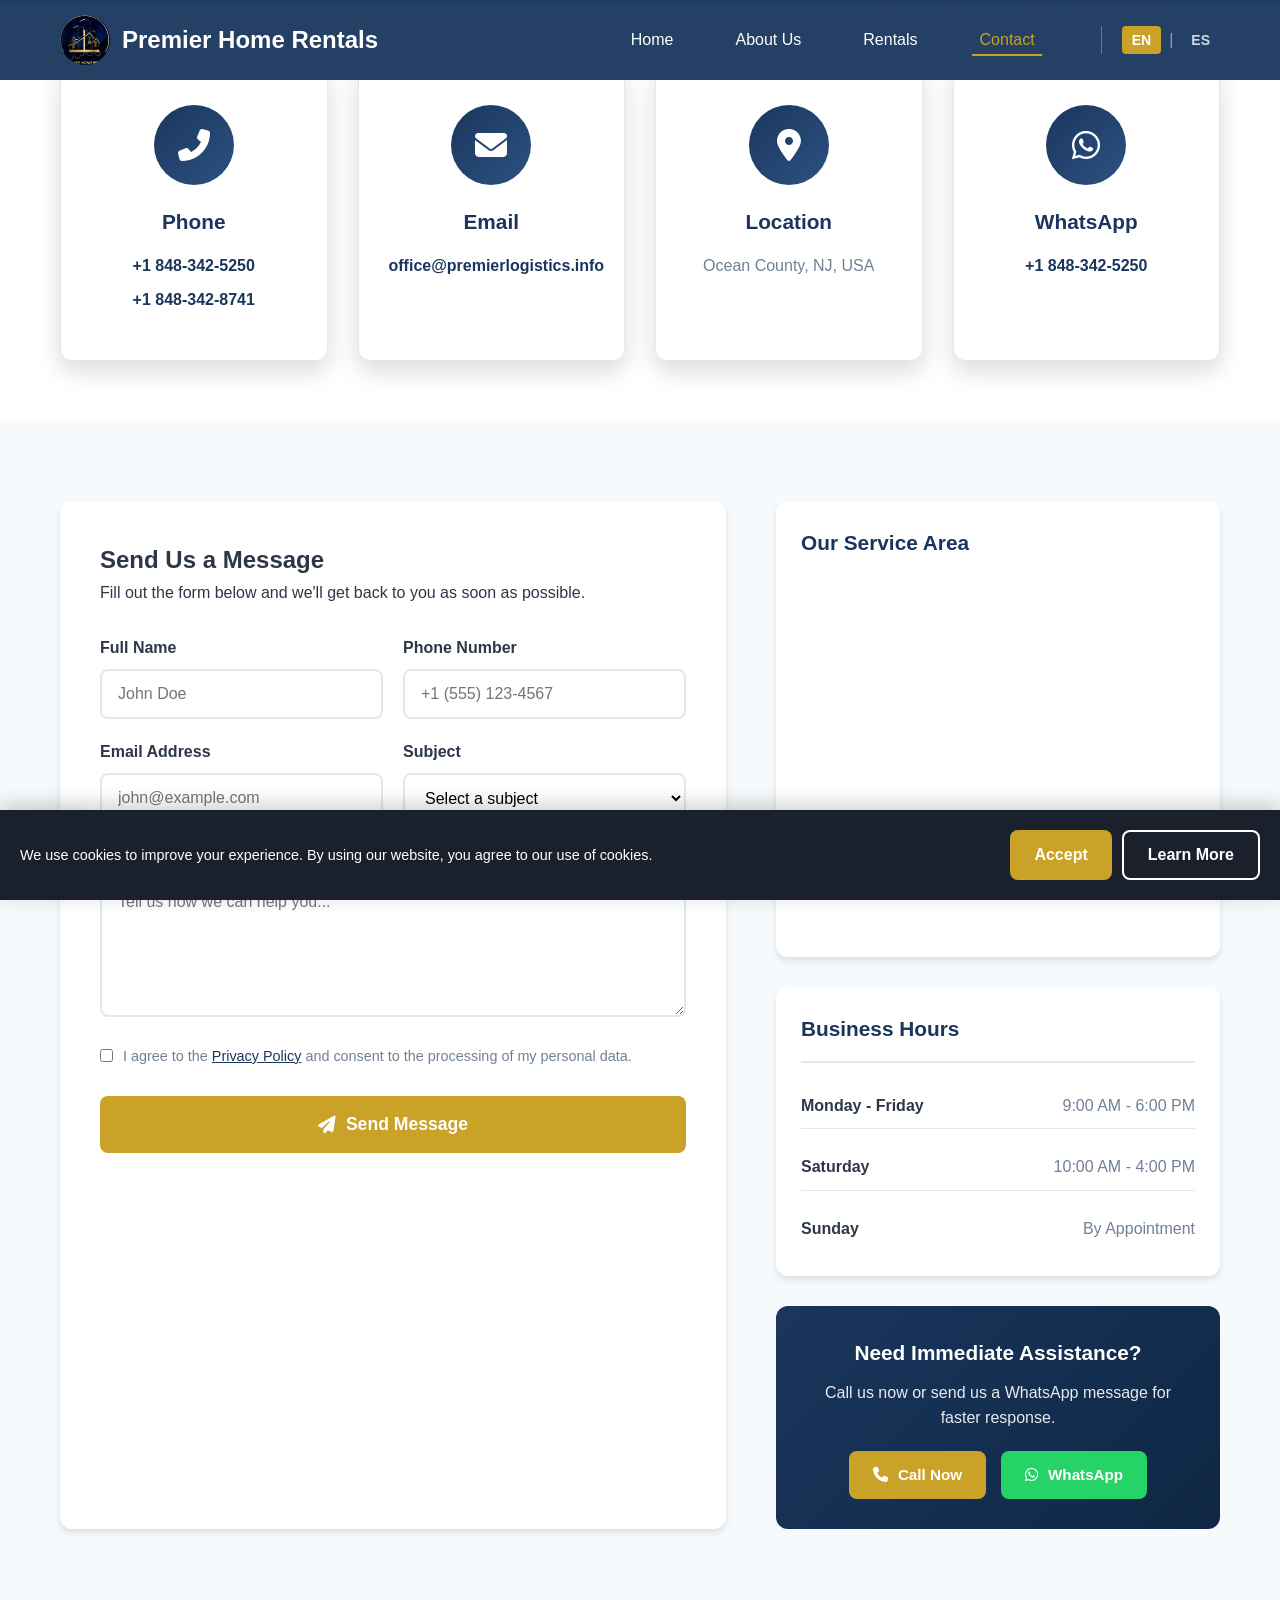
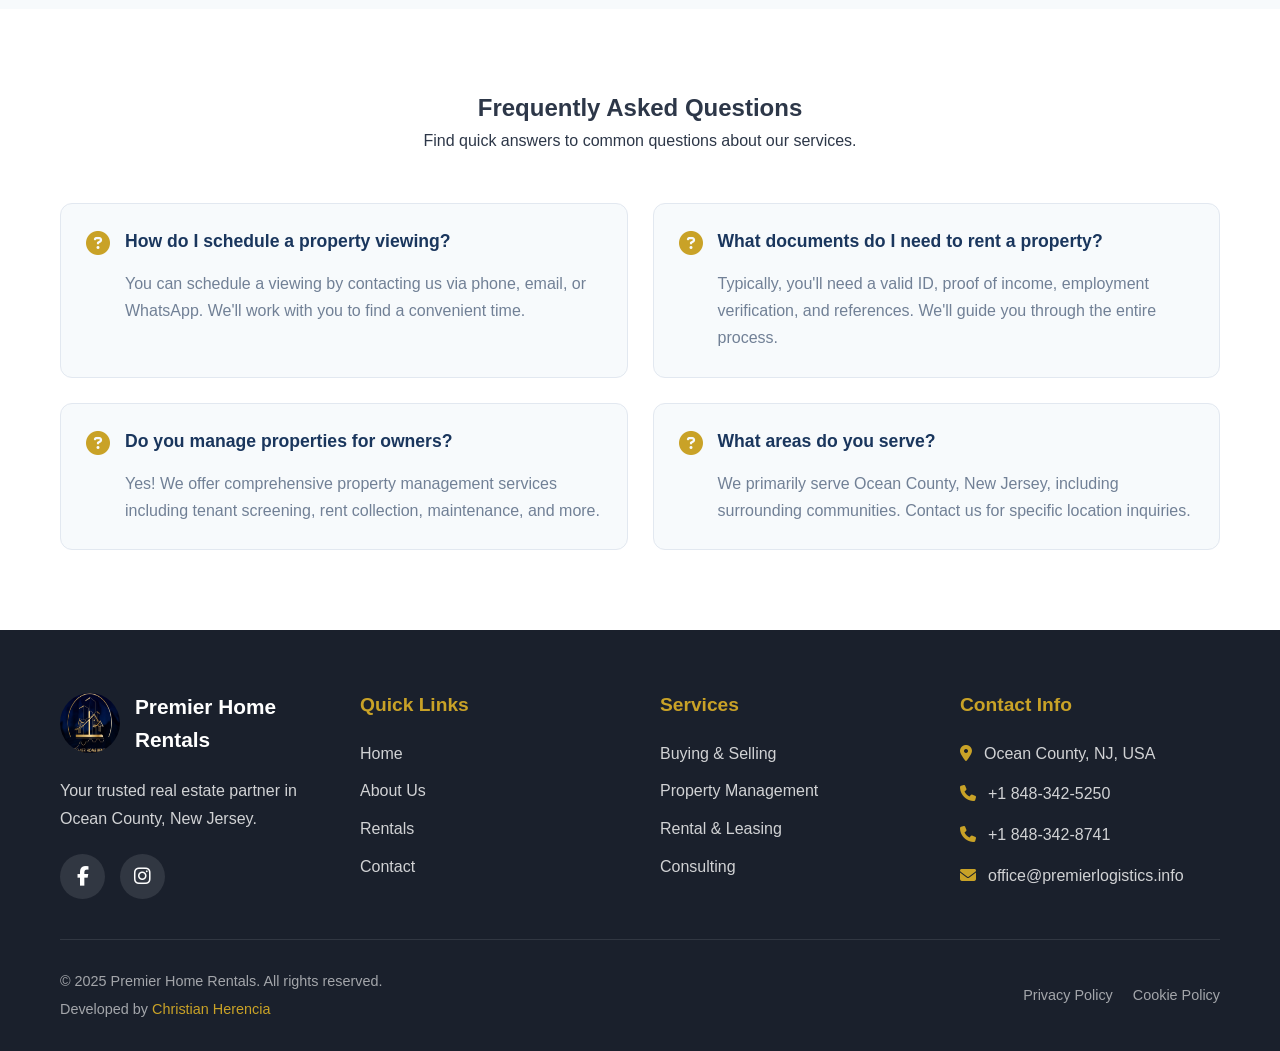
<file: contact.html>
<!DOCTYPE html>
<html lang="en">
<head>
    <meta charset="UTF-8">
    <meta name="viewport" content="width=device-width, initial-scale=1.0">
    
    <!-- SEO Bilingüe / Bilingual SEO -->
    <title>Contact Us | Premier Home Rentals - Ocean County, NJ</title>
    <meta name="description" content="Contact Premier Home Rentals for all your real estate needs in Ocean County, NJ. Call, email, or visit us today. We're here to help you find your perfect home.">
    <meta name="description" lang="es" content="Contacte a Premier Home Rentals para todas sus necesidades inmobiliarias en Ocean County, NJ. Llame, envíe un correo electrónico o visítenos hoy. Estamos aquí para ayudarle.">
    <meta name="keywords" content="contact real estate, ocean county nj, property rental contact, contact agent, contactar inmobiliaria, contacto alquiler">
    <meta name="author" content="Christian Herencia - https://christian-freelance.us/">
    <meta name="robots" content="index, follow">
    
    <!-- Open Graph -->
    <meta property="og:type" content="website">
    <meta property="og:title" content="Contact Us | Premier Home Rentals">
    <meta property="og:description" content="Get in touch with our real estate experts in Ocean County, NJ.">
    <meta property="og:url" content="https://premierhomerentals.com/contact.html">
    <meta property="og:image" content="images/651043841_122290221758027895_5471548175140172550_n.jpg">
    
    <link rel="canonical" href="https://premierhomerentals.com/contact.html">
    <link rel="icon" type="image/jpeg" href="images/logotipo.jpg">
    
    <!-- Stylesheets -->
    <link rel="stylesheet" href="css/styles.css">
    <link rel="stylesheet" href="css/contact.css">
    <link rel="stylesheet" href="https://cdnjs.cloudflare.com/ajax/libs/font-awesome/6.4.0/css/all.min.css">
</head>
<body>
    <!-- Header / Navigation -->
    <header class="header" id="header">
        <nav class="navbar">
            <div class="container nav-container">
                <a href="index.html" class="logo">
                    <img src="images/logotipo.jpg" alt="Premier Home Rentals Logo">
                    <span class="logo-text">Premier Home Rentals</span>
                </a>

                <button class="nav-toggle" id="navToggle" aria-label="Toggle navigation">
                    <span class="hamburger"></span>
                </button>

                <ul class="nav-menu" id="navMenu">
                    <li class="nav-item">
                        <a href="index.html" class="nav-link" data-en="Home" data-es="Inicio">Home</a>
                    </li>
                    <li class="nav-item">
                        <a href="about.html" class="nav-link" data-en="About Us" data-es="Somos">About Us</a>
                    </li>
                    <li class="nav-item">
                        <a href="rents.html" class="nav-link" data-en="Rentals" data-es="Rentas">Rentals</a>
                    </li>
                    <li class="nav-item">
                        <a href="contact.html" class="nav-link active" data-en="Contact" data-es="Contacto">Contact</a>
                    </li>
                    <!-- Language Switcher (Minimalist) -->
                    <li class="nav-item lang-switcher-nav">
                        <button class="lang-btn" data-lang="en">EN</button>
                        <span class="lang-separator">|</span>
                        <button class="lang-btn active" data-lang="es">ES</button>
                    </li>
                </ul>
            </div>
        </nav>
    </header>

    <!-- Page Header -->
    <section class="page-header contact-header">
        <div class="page-header-overlay">
            <div class="container">
                <h1 data-en="Contact Us" data-es="Contáctenos">Contact Us</h1>
                <p data-en="We're here to help you find your perfect home" data-es="Estamos aquí para ayudarle a encontrar su hogar perfecto">
                    We're here to help you find your perfect home
                </p>
            </div>
        </div>
    </section>

    <!-- Contact Info Cards -->
    <section class="contact-cards-section">
        <div class="container">
            <div class="contact-cards-grid">
                <div class="contact-info-card fade-in">
                    <div class="contact-card-icon">
                        <i class="fas fa-phone-alt"></i>
                    </div>
                    <h3 data-en="Phone" data-es="Teléfono">Phone</h3>
                    <p>
                        <a href="tel:+18483425250">+1 848-342-5250</a>
                    </p>
                    <p>
                        <a href="tel:+18483428741">+1 848-342-8741</a>
                    </p>
                </div>
                
                <div class="contact-info-card fade-in">
                    <div class="contact-card-icon">
                        <i class="fas fa-envelope"></i>
                    </div>
                    <h3 data-en="Email" data-es="Correo Electrónico">Email</h3>
                    <p>
                        <a href="mailto:office@premierlogistics.info">office@premierlogistics.info</a>
                    </p>
                </div>
                
                <div class="contact-info-card fade-in">
                    <div class="contact-card-icon">
                        <i class="fas fa-map-marker-alt"></i>
                    </div>
                    <h3 data-en="Location" data-es="Ubicación">Location</h3>
                    <p data-en="Ocean County, NJ, USA" data-es="Ocean County, NJ, EUA">Ocean County, NJ, USA</p>
                </div>
                
                <div class="contact-info-card fade-in">
                    <div class="contact-card-icon">
                        <i class="fab fa-whatsapp"></i>
                    </div>
                    <h3 data-en="WhatsApp" data-es="WhatsApp">WhatsApp</h3>
                    <p>
                        <a href="https://wa.me/18483425250" target="_blank" rel="noopener">+1 848-342-5250</a>
                    </p>
                </div>
            </div>
        </div>
    </section>

    <!-- Contact Form & Map Section -->
    <section class="contact-main-section">
        <div class="container">
            <div class="contact-grid">
                <!-- Contact Form -->
                <div class="contact-form-wrapper">
                    <div class="section-header">
                        <h2 data-en="Send Us a Message" data-es="Envíenos un Mensaje">Send Us a Message</h2>
                        <p data-en="Fill out the form below and we'll get back to you as soon as possible."
                           data-es="Complete el formulario a continuación y nos pondremos en contacto con usted lo antes posible.">
                            Fill out the form below and we'll get back to you as soon as possible.
                        </p>
                    </div>
                    
                    <form id="contactForm" class="contact-form">
                        <div class="form-row">
                            <div class="form-group">
                                <label for="name" data-en="Full Name" data-es="Nombre Completo">Full Name *</label>
                                <input type="text" id="name" name="name" required 
                                       data-placeholder-en="John Doe" data-placeholder-es="Juan Pérez">
                            </div>
                            
                            <div class="form-group">
                                <label for="phone" data-en="Phone Number" data-es="Número de Teléfono">Phone Number</label>
                                <input type="tel" id="phone" name="phone"
                                       data-placeholder-en="+1 (555) 123-4567" data-placeholder-es="+1 (555) 123-4567">
                            </div>
                        </div>
                        
                        <div class="form-row">
                            <div class="form-group">
                                <label for="email" data-en="Email Address" data-es="Correo Electrónico">Email Address *</label>
                                <input type="email" id="email" name="email" required
                                       data-placeholder-en="john@example.com" data-placeholder-es="juan@ejemplo.com">
                            </div>
                            
                            <div class="form-group">
                                <label for="subject" data-en="Subject" data-es="Asunto">Subject</label>
                                <select id="subject" name="subject">
                                    <option value="" data-en="Select a subject" data-es="Seleccione un asunto">Select a subject</option>
                                    <option value="rental" data-en="Rental Inquiry" data-es="Consulta de Alquiler">Rental Inquiry</option>
                                    <option value="buying" data-en="Buying Property" data-es="Comprar Propiedad">Buying Property</option>
                                    <option value="selling" data-en="Selling Property" data-es="Vender Propiedad">Selling Property</option>
                                    <option value="management" data-en="Property Management" data-es="Gestión de Propiedades">Property Management</option>
                                    <option value="other" data-en="Other" data-es="Otro">Other</option>
                                </select>
                            </div>
                        </div>
                        
                        <div class="form-group">
                            <label for="message" data-en="Message" data-es="Mensaje">Message *</label>
                            <textarea id="message" name="message" rows="6" required
                                      data-placeholder-en="Tell us how we can help you..." data-placeholder-es="Cuéntenos cómo podemos ayudarle..."></textarea>
                        </div>
                        
                        <div class="form-group checkbox-group">
                            <input type="checkbox" id="privacy" name="privacy" required>
                            <label for="privacy">
                                <span data-en="I agree to the " data-es="Acepto la ">I agree to the </span>
                                <a href="privacy-policy.html" data-en="Privacy Policy" data-es="Política de Privacidad">Privacy Policy</a>
                                <span data-en=" and consent to the processing of my personal data." 
                                      data-es=" y consiento el procesamiento de mis datos personales."> and consent to the processing of my personal data.</span>
                            </label>
                        </div>
                        
                        <button type="submit" class="btn btn-primary btn-large btn-block">
                            <i class="fas fa-paper-plane"></i>
                            <span data-en="Send Message" data-es="Enviar Mensaje">Send Message</span>
                        </button>
                    </form>
                </div>
                
                <!-- Map & Additional Info -->
                <div class="contact-info-wrapper">
                    <!-- Map -->
                    <div class="contact-map">
                        <h3 data-en="Our Service Area" data-es="Nuestra Área de Servicio">Our Service Area</h3>
                        <div class="map-container">
                            <iframe src="https://www.google.com/maps/embed?pb=!1m18!1m12!1m3!1d193836.6739931893!2d-74.1093092!3d39.9243092!2m3!1f0!2f0!3f0!3m2!1i1024!2i768!4f13.1!3m3!1m2!1s0x89c0fb05740ed1a3%3A0x7785c2e6064d4b7b!2sOcean%20County%2C%20NJ!5e0!3m2!1sen!2sus!4v1234567890" 
                                    width="100%" height="350" style="border:0;" allowfullscreen="" loading="lazy" 
                                    referrerpolicy="no-referrer-when-downgrade"></iframe>
                        </div>
                    </div>
                    
                    <!-- Business Hours -->
                    <div class="business-hours">
                        <h3 data-en="Business Hours" data-es="Horario de Atención">Business Hours</h3>
                        <ul class="hours-list">
                            <li>
                                <span class="day" data-en="Monday - Friday" data-es="Lunes - Viernes">Monday - Friday</span>
                                <span class="time">9:00 AM - 6:00 PM</span>
                            </li>
                            <li>
                                <span class="day" data-en="Saturday" data-es="Sábado">Saturday</span>
                                <span class="time">10:00 AM - 4:00 PM</span>
                            </li>
                            <li>
                                <span class="day" data-en="Sunday" data-es="Domingo">Sunday</span>
                                <span class="time" data-en="By Appointment" data-es="Con Cita Previa">By Appointment</span>
                            </li>
                        </ul>
                    </div>
                    
                    <!-- Quick Contact -->
                    <div class="quick-contact">
                        <h3 data-en="Need Immediate Assistance?" data-es="¿Necesita Asistencia Inmediata?">Need Immediate Assistance?</h3>
                        <p data-en="Call us now or send us a WhatsApp message for faster response."
                           data-es="Llámenos ahora o envíenos un mensaje de WhatsApp para una respuesta más rápida.">
                            Call us now or send us a WhatsApp message for faster response.
                        </p>
                        <div class="quick-contact-buttons">
                            <a href="tel:+18483425250" class="btn btn-primary">
                                <i class="fas fa-phone"></i> <span data-en="Call Now" data-es="Llamar Ahora">Call Now</span>
                            </a>
                            <a href="https://wa.me/18483425250" class="btn btn-whatsapp" target="_blank" rel="noopener">
                                <i class="fab fa-whatsapp"></i> <span data-en="WhatsApp" data-es="WhatsApp">WhatsApp</span>
                            </a>
                        </div>
                    </div>
                </div>
            </div>
        </div>
    </section>

    <!-- FAQ Section -->
    <section class="contact-faq-section">
        <div class="container">
            <div class="section-header">
                <h2 data-en="Frequently Asked Questions" data-es="Preguntas Frecuentes">Frequently Asked Questions</h2>
                <p data-en="Find quick answers to common questions about our services."
                   data-es="Encuentre respuestas rápidas a preguntas comunes sobre nuestros servicios.">
                    Find quick answers to common questions about our services.
                </p>
            </div>
            
            <div class="faq-grid">
                <div class="faq-item fade-in">
                    <div class="faq-question">
                        <i class="fas fa-question-circle"></i>
                        <h4 data-en="How do I schedule a property viewing?" data-es="¿Cómo programo una visita a una propiedad?">
                            How do I schedule a property viewing?
                        </h4>
                    </div>
                    <div class="faq-answer">
                        <p data-en="You can schedule a viewing by contacting us via phone, email, or WhatsApp. We'll work with you to find a convenient time."
                           data-es="Puede programar una visita contactándonos por teléfono, correo electrónico o WhatsApp. Trabajaremos con usted para encontrar un horario conveniente.">
                            You can schedule a viewing by contacting us via phone, email, or WhatsApp. We'll work with you to find a convenient time.
                        </p>
                    </div>
                </div>
                
                <div class="faq-item fade-in">
                    <div class="faq-question">
                        <i class="fas fa-question-circle"></i>
                        <h4 data-en="What documents do I need to rent a property?" data-es="¿Qué documentos necesito para alquilar una propiedad?">
                            What documents do I need to rent a property?
                        </h4>
                    </div>
                    <div class="faq-answer">
                        <p data-en="Typically, you'll need a valid ID, proof of income, employment verification, and references. We'll guide you through the entire process."
                           data-es="Típicamente, necesitará una identificación válida, comprobante de ingresos, verificación de empleo y referencias. Le guiaremos durante todo el proceso.">
                            Typically, you'll need a valid ID, proof of income, employment verification, and references. We'll guide you through the entire process.
                        </p>
                    </div>
                </div>
                
                <div class="faq-item fade-in">
                    <div class="faq-question">
                        <i class="fas fa-question-circle"></i>
                        <h4 data-en="Do you manage properties for owners?" data-es="¿Administran propiedades para propietarios?">
                            Do you manage properties for owners?
                        </h4>
                    </div>
                    <div class="faq-answer">
                        <p data-en="Yes! We offer comprehensive property management services including tenant screening, rent collection, maintenance, and more."
                           data-es="¡Sí! Ofrecemos servicios integrales de administración de propiedades incluyendo selección de inquilinos, cobro de rentas, mantenimiento y más.">
                            Yes! We offer comprehensive property management services including tenant screening, rent collection, maintenance, and more.
                        </p>
                    </div>
                </div>
                
                <div class="faq-item fade-in">
                    <div class="faq-question">
                        <i class="fas fa-question-circle"></i>
                        <h4 data-en="What areas do you serve?" data-es="¿Qué áreas sirven?">
                            What areas do you serve?
                        </h4>
                    </div>
                    <div class="faq-answer">
                        <p data-en="We primarily serve Ocean County, New Jersey, including surrounding communities. Contact us for specific location inquiries."
                           data-es="Servimos principalmente Ocean County, Nueva Jersey, incluyendo comunidades circundantes. Contáctenos para consultas de ubicación específicas.">
                            We primarily serve Ocean County, New Jersey, including surrounding communities. Contact us for specific location inquiries.
                        </p>
                    </div>
                </div>
            </div>
        </div>
    </section>

    <!-- Footer -->
    <footer class="footer">
        <div class="container">
            <div class="footer-grid">
                <div class="footer-column">
                    <div class="footer-logo">
                        <img src="images/logotipo.jpg" alt="Premier Home Rentals">
                        <h3>Premier Home Rentals</h3>
                    </div>
                    <p data-en="Your trusted real estate partner in Ocean County, New Jersey."
                       data-es="Su socio de confianza en bienes raíces en Ocean County, Nueva Jersey.">
                        Your trusted real estate partner in Ocean County, New Jersey.
                    </p>
                    <div class="social-links">
                        <a href="https://www.facebook.com/profile.php?id=61550836872534" target="_blank" rel="noopener" aria-label="Facebook">
                            <i class="fab fa-facebook-f"></i>
                        </a>
                        <a href="https://www.instagram.com/homerentalsbypremier" target="_blank" rel="noopener" aria-label="Instagram">
                            <i class="fab fa-instagram"></i>
                        </a>
                    </div>
                </div>
                
                <div class="footer-column">
                    <h4 data-en="Quick Links" data-es="Enlaces Rápidos">Quick Links</h4>
                    <ul class="footer-links">
                        <li><a href="index.html" data-en="Home" data-es="Inicio">Home</a></li>
                        <li><a href="about.html" data-en="About Us" data-es="Somos">About Us</a></li>
                        <li><a href="rents.html" data-en="Rentals" data-es="Rentas">Rentals</a></li>
                        <li><a href="contact.html" data-en="Contact" data-es="Contacto">Contact</a></li>
                    </ul>
                </div>
                
                <div class="footer-column">
                    <h4 data-en="Services" data-es="Servicios">Services</h4>
                    <ul class="footer-links">
                        <li><a href="about.html#services" data-en="Buying & Selling" data-es="Compra y Venta">Buying & Selling</a></li>
                        <li><a href="about.html#services" data-en="Property Management" data-es="Gestión de Propiedades">Property Management</a></li>
                        <li><a href="about.html#services" data-en="Rental & Leasing" data-es="Alquiler y Arrendamiento">Rental & Leasing</a></li>
                        <li><a href="about.html#services" data-en="Consulting" data-es="Consultoría">Consulting</a></li>
                    </ul>
                </div>
                
                <div class="footer-column">
                    <h4 data-en="Contact Info" data-es="Información de Contacto">Contact Info</h4>
                    <ul class="contact-info">
                        <li>
                            <i class="fas fa-map-marker-alt"></i>
                            <span data-en="Ocean County, NJ, USA" data-es="Ocean County, NJ, EUA">Ocean County, NJ, USA</span>
                        </li>
                        <li>
                            <i class="fas fa-phone"></i>
                            <a href="tel:+18483425250">+1 848-342-5250</a>
                        </li>
                        <li>
                            <i class="fas fa-phone"></i>
                            <a href="tel:+18483428741">+1 848-342-8741</a>
                        </li>
                        <li>
                            <i class="fas fa-envelope"></i>
                            <a href="mailto:office@premierlogistics.info">office@premierlogistics.info</a>
                        </li>
                    </ul>
                </div>
            </div>
            
            <div class="footer-bottom">
                <div class="footer-bottom-content">
                    <p>&copy; 2025 Premier Home Rentals. <span data-en="All rights reserved." data-es="Todos los derechos reservados.">All rights reserved.</span></p>
                    <p class="developer-credit">
                        Developed by <a href="https://christian-freelance.us/" target="_blank" rel="noopener">Christian Herencia</a>
                    </p>
                </div>
                <div class="footer-policies">
                    <a href="privacy-policy.html" data-en="Privacy Policy" data-es="Política de Privacidad">Privacy Policy</a>
                    <a href="cookie-policy.html" data-en="Cookie Policy" data-es="Política de Cookies">Cookie Policy</a>
                </div>
            </div>
        </div>
    </footer>

    <!-- Scroll to Top Button -->
    <button class="scroll-top" id="scrollTop" aria-label="Scroll to top">
        <i class="fas fa-chevron-up"></i>
    </button>

    <!-- WhatsApp Button -->
    <a href="https://wa.me/18483425250" class="whatsapp-btn" target="_blank" rel="noopener" aria-label="WhatsApp">
        <i class="fab fa-whatsapp"></i>
    </a>

    <!-- Scripts -->
    <script src="js/main.js"></script>
    <script src="js/contact.js"></script>
</body>
</html>
</file>
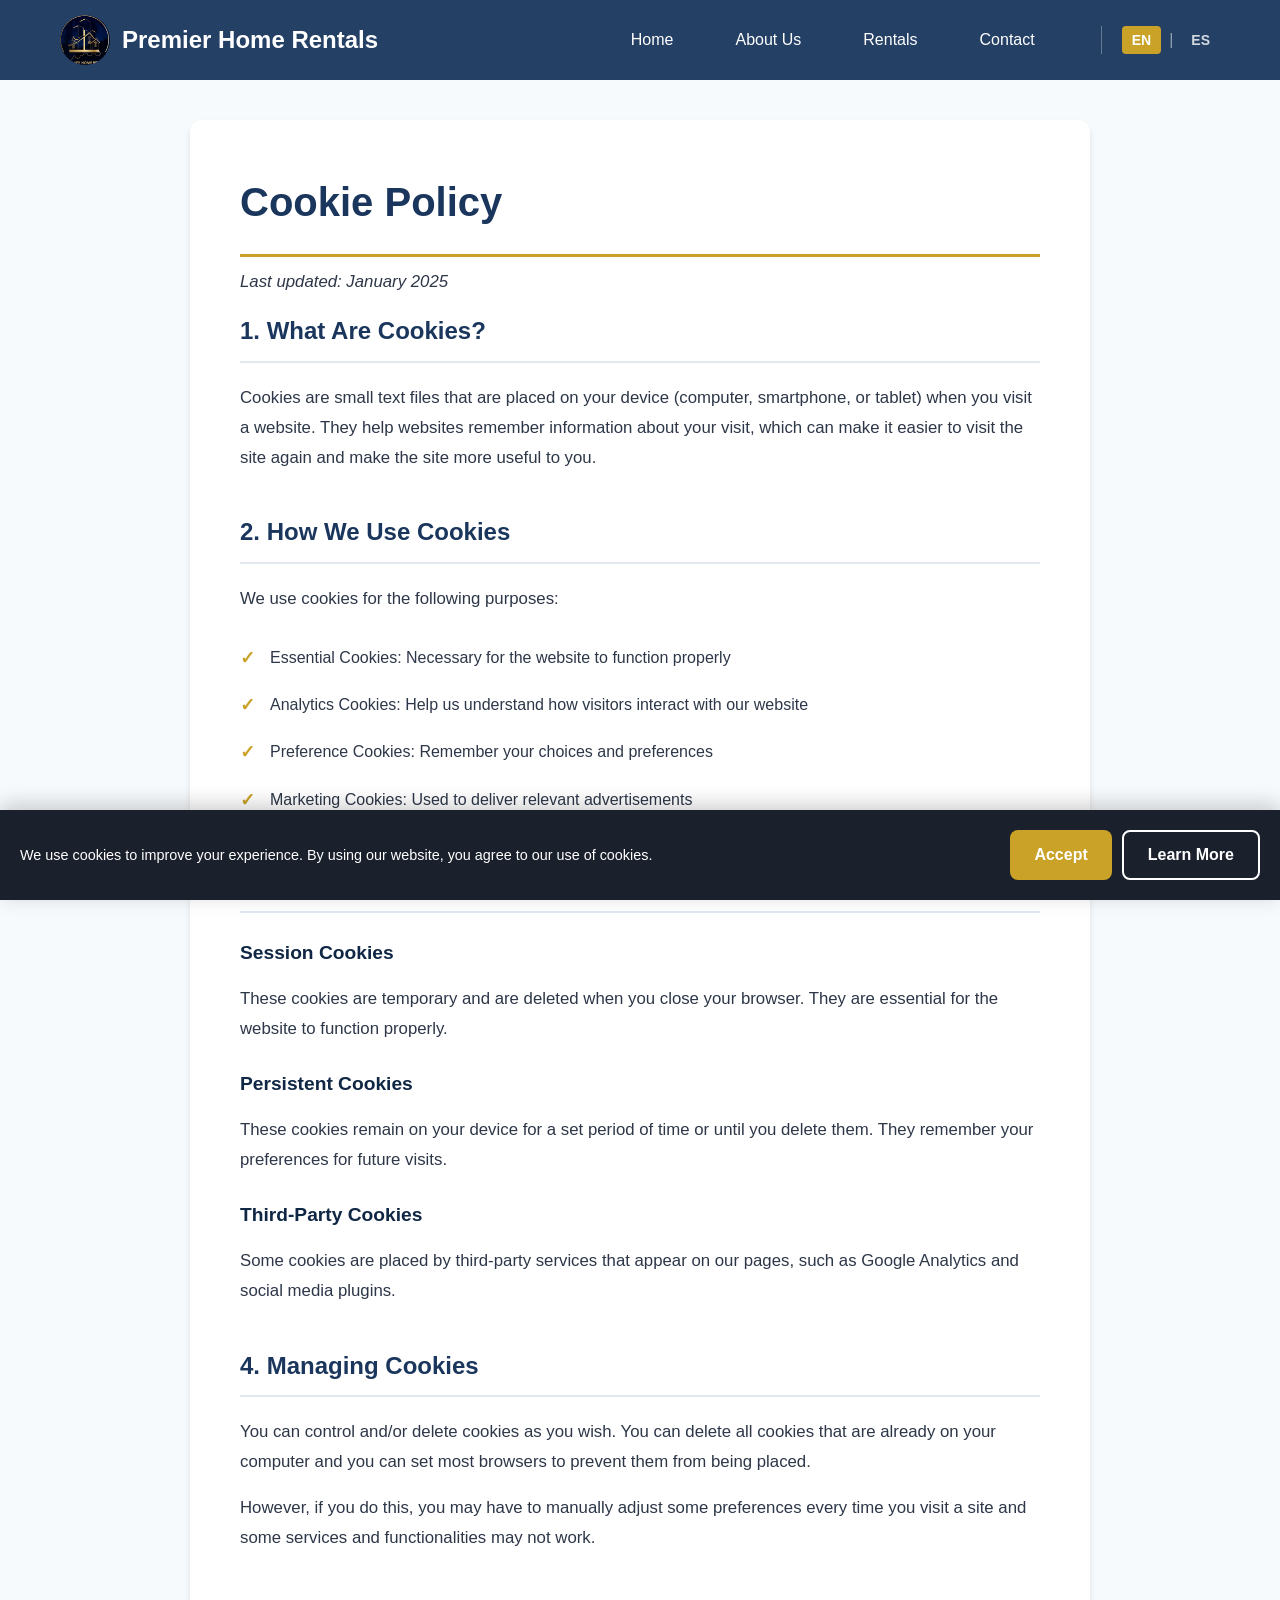
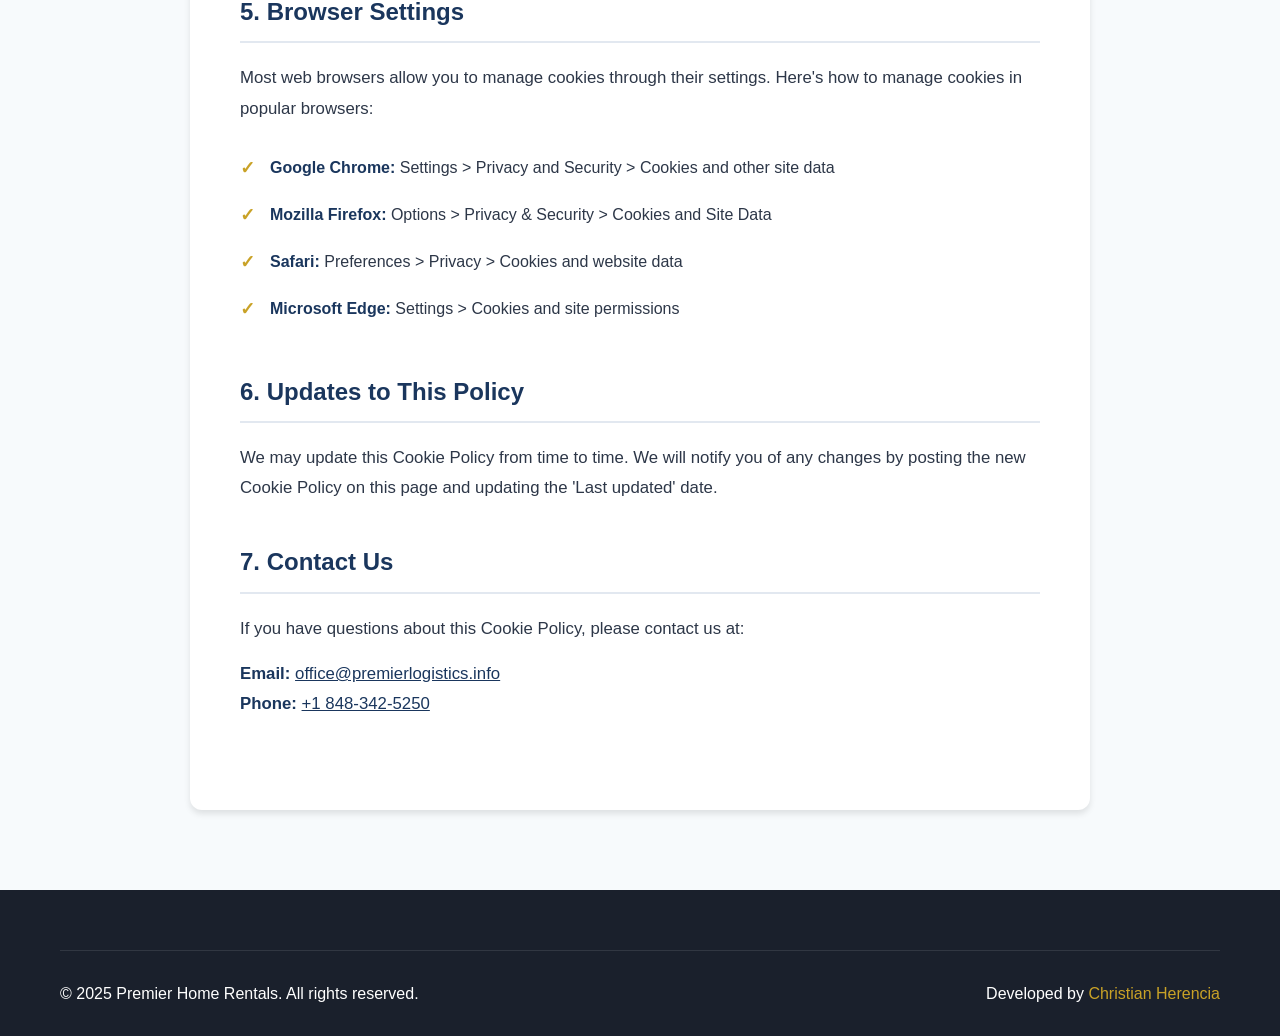
<file: cookie-policy.html>
<!DOCTYPE html>
<html lang="en">
<head>
    <meta charset="UTF-8">
    <meta name="viewport" content="width=device-width, initial-scale=1.0">
    
    <title>Cookie Policy | Premier Home Rentals</title>
    <meta name="description" content="Cookie Policy for Premier Home Rentals. Learn about how we use cookies on our website.">
    <meta name="author" content="Christian Herencia - https://christian-freelance.us/">
    
    <link rel="icon" type="image/jpeg" href="images/logotipo.jpg">
    <link rel="stylesheet" href="css/styles.css">
    <link rel="stylesheet" href="css/policies.css">
    <link rel="stylesheet" href="https://cdnjs.cloudflare.com/ajax/libs/font-awesome/6.4.0/css/all.min.css">
</head>
<body>
    <!-- Header -->
    <header class="header" id="header">
        <nav class="navbar">
            <div class="container nav-container">
                <a href="index.html" class="logo">
                    <img src="images/logotipo.jpg" alt="Premier Home Rentals Logo">
                    <span class="logo-text">Premier Home Rentals</span>
                </a>

                <button class="nav-toggle" id="navToggle" aria-label="Toggle navigation">
                    <span class="hamburger"></span>
                </button>

                <ul class="nav-menu" id="navMenu">
                    <li class="nav-item"><a href="index.html" class="nav-link">Home</a></li>
                    <li class="nav-item"><a href="about.html" class="nav-link">About Us</a></li>
                    <li class="nav-item"><a href="rents.html" class="nav-link">Rentals</a></li>
                    <li class="nav-item"><a href="contact.html" class="nav-link">Contact</a></li>
                    <!-- Language Switcher (Minimalist) -->
                    <li class="nav-item lang-switcher-nav">
                        <button class="lang-btn" data-lang="en">EN</button>
                        <span class="lang-separator">|</span>
                        <button class="lang-btn active" data-lang="es">ES</button>
                    </li>
                </ul>
            </div>
        </nav>
    </header>

    <!-- Policy Content -->
    <main class="policy-main">
        <div class="container">
            <article class="policy-content">
                <h1 data-en="Cookie Policy" data-es="Política de Cookies">Cookie Policy</h1>
                <p class="policy-updated">Last updated: January 2025</p>
                
                <section>
                    <h2 data-en="1. What Are Cookies?" data-es="1. ¿Qué son las Cookies?">1. What Are Cookies?</h2>
                    <p data-en="Cookies are small text files that are placed on your device (computer, smartphone, or tablet) when you visit a website. They help websites remember information about your visit, which can make it easier to visit the site again and make the site more useful to you."
                       data-es="Las cookies son pequeños archivos de texto que se colocan en su dispositivo (computadora, teléfono inteligente o tableta) cuando visita un sitio web. Ayudan a los sitios web a recordar información sobre su visita, lo que puede facilitar que vuelva a visitar el sitio y hace que el sitio sea más útil para usted.">
                        Cookies are small text files that are placed on your device (computer, smartphone, or tablet) when you visit a website. They help websites remember information about your visit, which can make it easier to visit the site again and make the site more useful to you.
                    </p>
                </section>
                
                <section>
                    <h2 data-en="2. How We Use Cookies" data-es="2. Cómo Usamos las Cookies">2. How We Use Cookies</h2>
                    <p data-en="We use cookies for the following purposes:" data-es="Usamos cookies para los siguientes propósitos:">We use cookies for the following purposes:</p>
                    <ul>
                        <li data-en="Essential Cookies: Necessary for the website to function properly"
                            data-es="Cookies Esenciales: Necesarias para que el sitio web funcione correctamente">
                            Essential Cookies: Necessary for the website to function properly
                        </li>
                        <li data-en="Analytics Cookies: Help us understand how visitors interact with our website"
                            data-es="Cookies de Análisis: Nos ayudan a entender cómo los visitantes interactúan con nuestro sitio web">
                            Analytics Cookies: Help us understand how visitors interact with our website
                        </li>
                        <li data-en="Preference Cookies: Remember your choices and preferences"
                            data-es="Cookies de Preferencia: Recuerdan sus elecciones y preferencias">
                            Preference Cookies: Remember your choices and preferences
                        </li>
                        <li data-en="Marketing Cookies: Used to deliver relevant advertisements"
                            data-es="Cookies de Marketing: Usadas para entregar anuncios relevantes">
                            Marketing Cookies: Used to deliver relevant advertisements
                        </li>
                    </ul>
                </section>
                
                <section>
                    <h2 data-en="3. Types of Cookies We Use" data-es="3. Tipos de Cookies que Usamos">3. Types of Cookies We Use</h2>
                    <h3 data-en="Session Cookies" data-es="Cookies de Sesión">Session Cookies</h3>
                    <p data-en="These cookies are temporary and are deleted when you close your browser. They are essential for the website to function properly."
                       data-es="Estas cookies son temporales y se eliminan cuando cierra su navegador. Son esenciales para que el sitio web funcione correctamente.">
                        These cookies are temporary and are deleted when you close your browser. They are essential for the website to function properly.
                    </p>
                    
                    <h3 data-en="Persistent Cookies" data-es="Cookies Persistentes">Persistent Cookies</h3>
                    <p data-en="These cookies remain on your device for a set period of time or until you delete them. They remember your preferences for future visits."
                       data-es="Estas cookies permanecen en su dispositivo por un período de tiempo establecido o hasta que las elimine. Recuerdan sus preferencias para futuras visitas.">
                        These cookies remain on your device for a set period of time or until you delete them. They remember your preferences for future visits.
                    </p>
                    
                    <h3 data-en="Third-Party Cookies" data-es="Cookies de Terceros">Third-Party Cookies</h3>
                    <p data-en="Some cookies are placed by third-party services that appear on our pages, such as Google Analytics and social media plugins."
                       data-es="Algunas cookies son colocadas por servicios de terceros que aparecen en nuestras páginas, como Google Analytics y complementos de redes sociales.">
                        Some cookies are placed by third-party services that appear on our pages, such as Google Analytics and social media plugins.
                    </p>
                </section>
                
                <section>
                    <h2 data-en="4. Managing Cookies" data-es="4. Gestionando las Cookies">4. Managing Cookies</h2>
                    <p data-en="You can control and/or delete cookies as you wish. You can delete all cookies that are already on your computer and you can set most browsers to prevent them from being placed."
                       data-es="Puede controlar y/o eliminar cookies como desee. Puede eliminar todas las cookies que ya están en su computadora y puede configurar la mayoría de los navegadores para evitar que se coloquen.">
                        You can control and/or delete cookies as you wish. You can delete all cookies that are already on your computer and you can set most browsers to prevent them from being placed.
                    </p>
                    <p data-en="However, if you do this, you may have to manually adjust some preferences every time you visit a site and some services and functionalities may not work."
                       data-es="Sin embargo, si hace esto, es posible que deba ajustar manualmente algunas preferencias cada vez que visita un sitio y es posible que algunos servicios y funcionalidades no funcionen.">
                        However, if you do this, you may have to manually adjust some preferences every time you visit a site and some services and functionalities may not work.
                    </p>
                </section>
                
                <section>
                    <h2 data-en="5. Browser Settings" data-es="5. Configuración del Navegador">5. Browser Settings</h2>
                    <p data-en="Most web browsers allow you to manage cookies through their settings. Here's how to manage cookies in popular browsers:"
                       data-es="La mayoría de los navegadores web le permiten administrar cookies a través de su configuración. Aquí le indicamos cómo administrar cookies en navegadores populares:">
                        Most web browsers allow you to manage cookies through their settings. Here's how to manage cookies in popular browsers:
                    </p>
                    <ul>
                        <li><strong>Google Chrome:</strong> Settings &gt; Privacy and Security &gt; Cookies and other site data</li>
                        <li><strong>Mozilla Firefox:</strong> Options &gt; Privacy &amp; Security &gt; Cookies and Site Data</li>
                        <li><strong>Safari:</strong> Preferences &gt; Privacy &gt; Cookies and website data</li>
                        <li><strong>Microsoft Edge:</strong> Settings &gt; Cookies and site permissions</li>
                    </ul>
                </section>
                
                <section>
                    <h2 data-en="6. Updates to This Policy" data-es="6. Actualizaciones a esta Política">6. Updates to This Policy</h2>
                    <p data-en="We may update this Cookie Policy from time to time. We will notify you of any changes by posting the new Cookie Policy on this page and updating the 'Last updated' date."
                       data-es="Podemos actualizar esta Política de Cookies de vez en cuando. Le notificaremos cualquier cambio publicando la nueva Política de Cookies en esta página y actualizando la fecha de 'Última actualización'.">
                        We may update this Cookie Policy from time to time. We will notify you of any changes by posting the new Cookie Policy on this page and updating the 'Last updated' date.
                    </p>
                </section>
                
                <section>
                    <h2 data-en="7. Contact Us" data-es="7. Contáctenos">7. Contact Us</h2>
                    <p data-en="If you have questions about this Cookie Policy, please contact us at:"
                       data-es="Si tiene preguntas sobre esta Política de Cookies, contáctenos en:">
                        If you have questions about this Cookie Policy, please contact us at:
                    </p>
                    <p>
                        <strong>Email:</strong> <a href="mailto:office@premierlogistics.info">office@premierlogistics.info</a><br>
                        <strong>Phone:</strong> <a href="tel:+18483425250">+1 848-342-5250</a>
                    </p>
                </section>
            </article>
        </div>
    </main>

    <!-- Footer -->
    <footer class="footer">
        <div class="container">
            <div class="footer-bottom">
                <p>&copy; 2025 Premier Home Rentals. All rights reserved.</p>
                <p class="developer-credit">Developed by <a href="https://christian-freelance.us/" target="_blank" rel="noopener">Christian Herencia</a></p>
            </div>
        </div>
    </footer>

    <script src="js/main.js"></script>
</body>
</html>
</file>
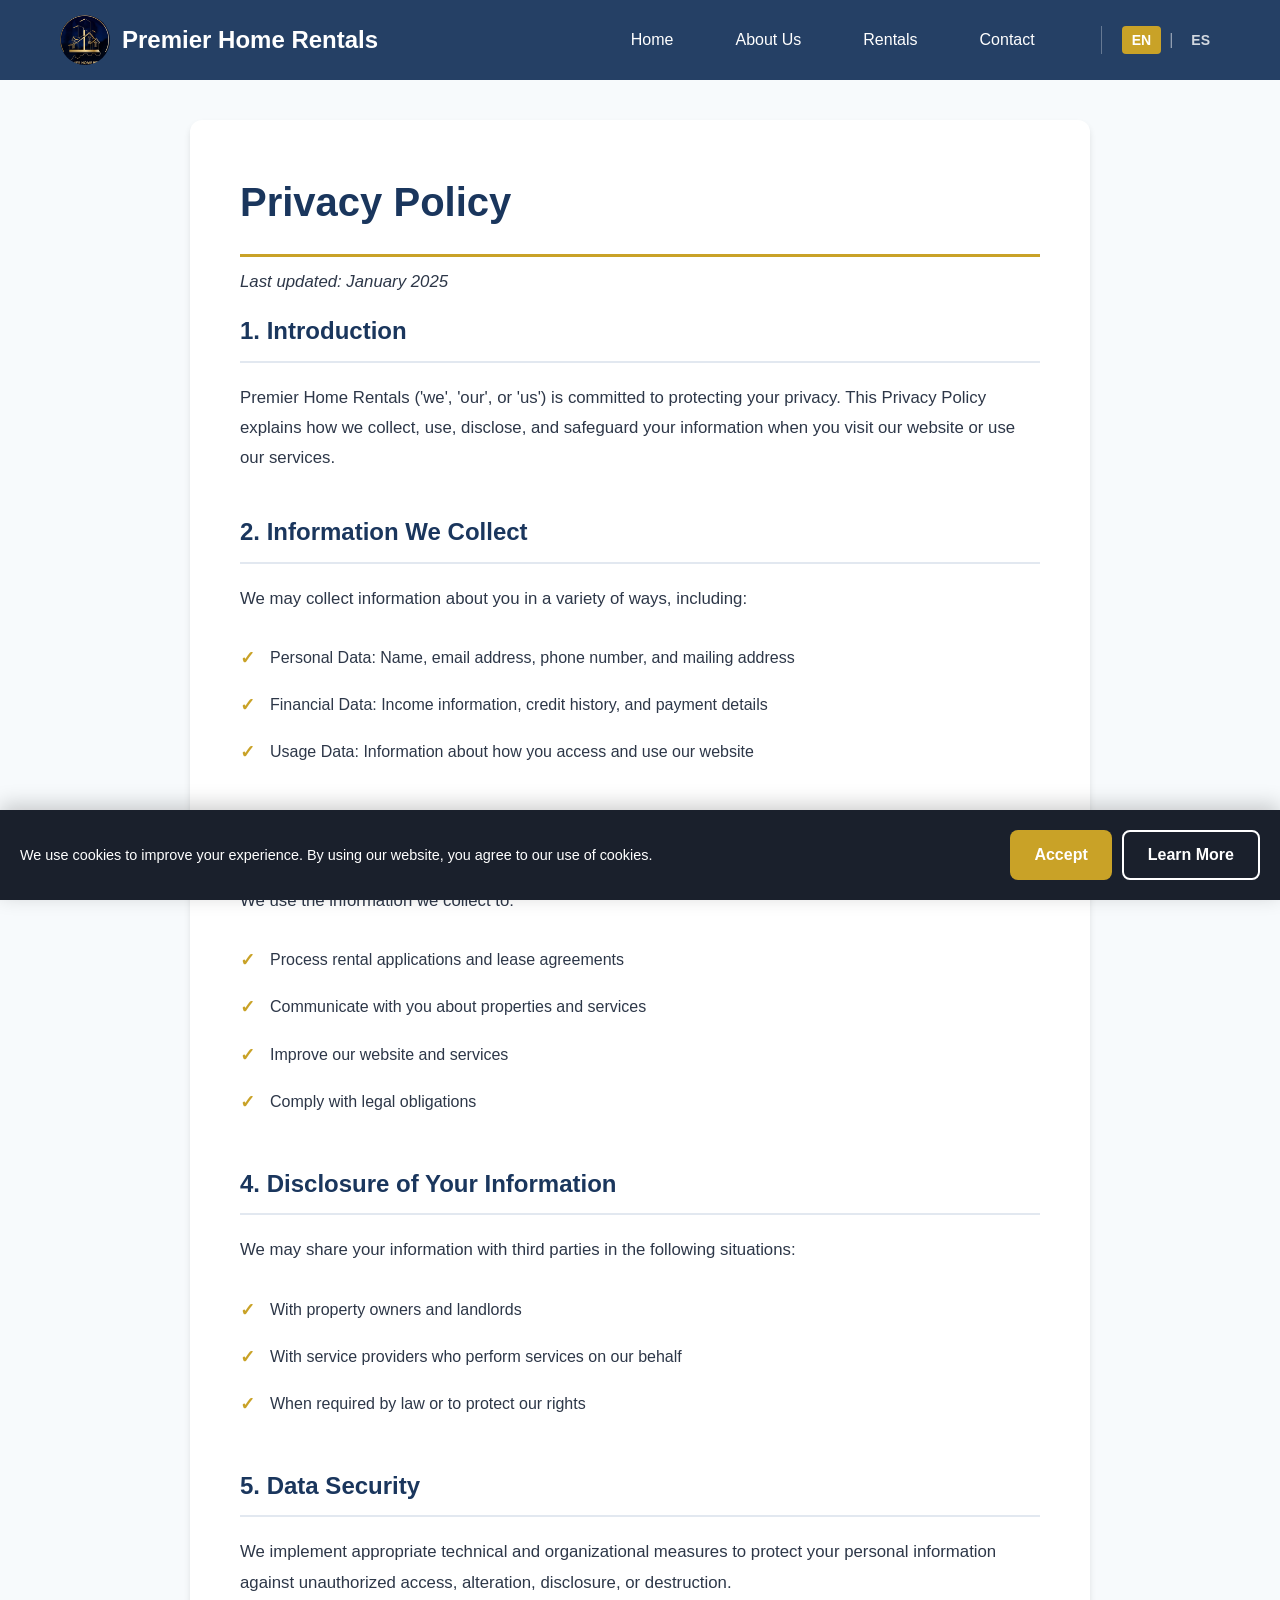
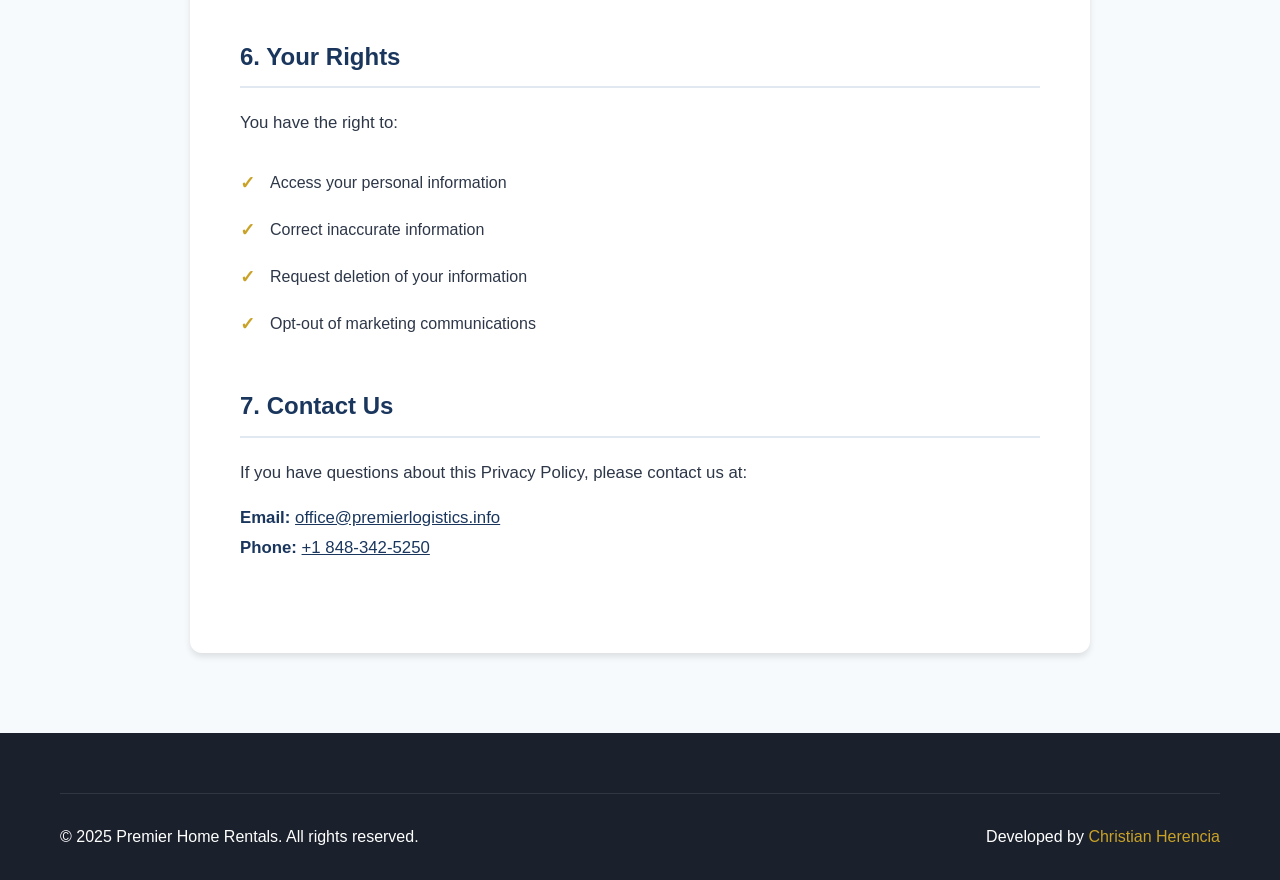
<file: privacy-policy.html>
<!DOCTYPE html>
<html lang="en">
<head>
    <meta charset="UTF-8">
    <meta name="viewport" content="width=device-width, initial-scale=1.0">
    
    <title>Privacy Policy | Premier Home Rentals</title>
    <meta name="description" content="Privacy Policy for Premier Home Rentals. Learn how we collect, use, and protect your personal information.">
    <meta name="author" content="Christian Herencia - https://christian-freelance.us/">
    
    <link rel="icon" type="image/jpeg" href="images/logotipo.jpg">
    <link rel="stylesheet" href="css/styles.css">
    <link rel="stylesheet" href="css/policies.css">
    <link rel="stylesheet" href="https://cdnjs.cloudflare.com/ajax/libs/font-awesome/6.4.0/css/all.min.css">
</head>
<body>
    <!-- Header -->
    <header class="header" id="header">
        <nav class="navbar">
            <div class="container nav-container">
                <a href="index.html" class="logo">
                    <img src="images/logotipo.jpg" alt="Premier Home Rentals Logo">
                    <span class="logo-text">Premier Home Rentals</span>
                </a>

                <button class="nav-toggle" id="navToggle" aria-label="Toggle navigation">
                    <span class="hamburger"></span>
                </button>

                <ul class="nav-menu" id="navMenu">
                    <li class="nav-item"><a href="index.html" class="nav-link">Home</a></li>
                    <li class="nav-item"><a href="about.html" class="nav-link">About Us</a></li>
                    <li class="nav-item"><a href="rents.html" class="nav-link">Rentals</a></li>
                    <li class="nav-item"><a href="contact.html" class="nav-link">Contact</a></li>
                    <!-- Language Switcher (Minimalist) -->
                    <li class="nav-item lang-switcher-nav">
                        <button class="lang-btn" data-lang="en">EN</button>
                        <span class="lang-separator">|</span>
                        <button class="lang-btn active" data-lang="es">ES</button>
                    </li>
                </ul>
            </div>
        </nav>
    </header>

    <!-- Policy Content -->
    <main class="policy-main">
        <div class="container">
            <article class="policy-content">
                <h1 data-en="Privacy Policy" data-es="Política de Privacidad">Privacy Policy</h1>
                <p class="policy-updated">Last updated: January 2025</p>
                
                <section>
                    <h2 data-en="1. Introduction" data-es="1. Introducción">1. Introduction</h2>
                    <p data-en="Premier Home Rentals ('we', 'our', or 'us') is committed to protecting your privacy. This Privacy Policy explains how we collect, use, disclose, and safeguard your information when you visit our website or use our services."
                       data-es="Premier Home Rentals ('nosotros', 'nuestro') está comprometido a proteger su privacidad. Esta Política de Privacidad explica cómo recopilamos, usamos, divulgamos y protegemos su información cuando visita nuestro sitio web o usa nuestros servicios.">
                        Premier Home Rentals ('we', 'our', or 'us') is committed to protecting your privacy. This Privacy Policy explains how we collect, use, disclose, and safeguard your information when you visit our website or use our services.
                    </p>
                </section>
                
                <section>
                    <h2 data-en="2. Information We Collect" data-es="2. Información que Recopilamos">2. Information We Collect</h2>
                    <p data-en="We may collect information about you in a variety of ways, including:" data-es="Podemos recopilar información sobre usted de varias maneras, incluyendo:">We may collect information about you in a variety of ways, including:</p>
                    <ul>
                        <li data-en="Personal Data: Name, email address, phone number, and mailing address" 
                            data-es="Datos Personales: Nombre, correo electrónico, número de teléfono y dirección postal">
                            Personal Data: Name, email address, phone number, and mailing address
                        </li>
                        <li data-en="Financial Data: Income information, credit history, and payment details"
                            data-es="Datos Financieros: Información de ingresos, historial crediticio y detalles de pago">
                            Financial Data: Income information, credit history, and payment details
                        </li>
                        <li data-en="Usage Data: Information about how you access and use our website"
                            data-es="Datos de Uso: Información sobre cómo accede y usa nuestro sitio web">
                            Usage Data: Information about how you access and use our website
                        </li>
                    </ul>
                </section>
                
                <section>
                    <h2 data-en="3. How We Use Your Information" data-es="3. Cómo Usamos su Información">3. How We Use Your Information</h2>
                    <p data-en="We use the information we collect to:" data-es="Usamos la información que recopilamos para:">We use the information we collect to:</p>
                    <ul>
                        <li data-en="Process rental applications and lease agreements"
                            data-es="Procesar solicitudes de alquiler y contratos de arrendamiento">
                            Process rental applications and lease agreements
                        </li>
                        <li data-en="Communicate with you about properties and services"
                            data-es="Comunicarnos con usted sobre propiedades y servicios">
                            Communicate with you about properties and services
                        </li>
                        <li data-en="Improve our website and services"
                            data-es="Mejorar nuestro sitio web y servicios">
                            Improve our website and services
                        </li>
                        <li data-en="Comply with legal obligations"
                            data-es="Cumplir con obligaciones legales">
                            Comply with legal obligations
                        </li>
                    </ul>
                </section>
                
                <section>
                    <h2 data-en="4. Disclosure of Your Information" data-es="4. Divulgación de su Información">4. Disclosure of Your Information</h2>
                    <p data-en="We may share your information with third parties in the following situations:"
                       data-es="Podemos compartir su información con terceros en las siguientes situaciones:">
                        We may share your information with third parties in the following situations:
                    </p>
                    <ul>
                        <li data-en="With property owners and landlords" data-es="Con propietarios de propiedades y arrendadores">With property owners and landlords</li>
                        <li data-en="With service providers who perform services on our behalf" data-es="Con proveedores de servicios que realizan servicios en nuestro nombre">With service providers who perform services on our behalf</li>
                        <li data-en="When required by law or to protect our rights" data-es="Cuando lo exija la ley o para proteger nuestros derechos">When required by law or to protect our rights</li>
                    </ul>
                </section>
                
                <section>
                    <h2 data-en="5. Data Security" data-es="5. Seguridad de Datos">5. Data Security</h2>
                    <p data-en="We implement appropriate technical and organizational measures to protect your personal information against unauthorized access, alteration, disclosure, or destruction."
                       data-es="Implementamos medidas técnicas y organizativas apropiadas para proteger su información personal contra acceso, alteración, divulgación o destrucción no autorizados.">
                        We implement appropriate technical and organizational measures to protect your personal information against unauthorized access, alteration, disclosure, or destruction.
                    </p>
                </section>
                
                <section>
                    <h2 data-en="6. Your Rights" data-es="6. Sus Derechos">6. Your Rights</h2>
                    <p data-en="You have the right to:" data-es="Usted tiene el derecho de:">You have the right to:</p>
                    <ul>
                        <li data-en="Access your personal information" data-es="Acceder a su información personal">Access your personal information</li>
                        <li data-en="Correct inaccurate information" data-es="Corregir información inexacta">Correct inaccurate information</li>
                        <li data-en="Request deletion of your information" data-es="Solicitar la eliminación de su información">Request deletion of your information</li>
                        <li data-en="Opt-out of marketing communications" data-es="Excluirse de comunicaciones de marketing">Opt-out of marketing communications</li>
                    </ul>
                </section>
                
                <section>
                    <h2 data-en="7. Contact Us" data-es="7. Contáctenos">7. Contact Us</h2>
                    <p data-en="If you have questions about this Privacy Policy, please contact us at:"
                       data-es="Si tiene preguntas sobre esta Política de Privacidad, contáctenos en:">
                        If you have questions about this Privacy Policy, please contact us at:
                    </p>
                    <p>
                        <strong>Email:</strong> <a href="mailto:office@premierlogistics.info">office@premierlogistics.info</a><br>
                        <strong>Phone:</strong> <a href="tel:+18483425250">+1 848-342-5250</a>
                    </p>
                </section>
            </article>
        </div>
    </main>

    <!-- Footer -->
    <footer class="footer">
        <div class="container">
            <div class="footer-bottom">
                <p>&copy; 2025 Premier Home Rentals. All rights reserved.</p>
                <p class="developer-credit">Developed by <a href="https://christian-freelance.us/" target="_blank" rel="noopener">Christian Herencia</a></p>
            </div>
        </div>
    </footer>

    <script src="js/main.js"></script>
</body>
</html>
</file>
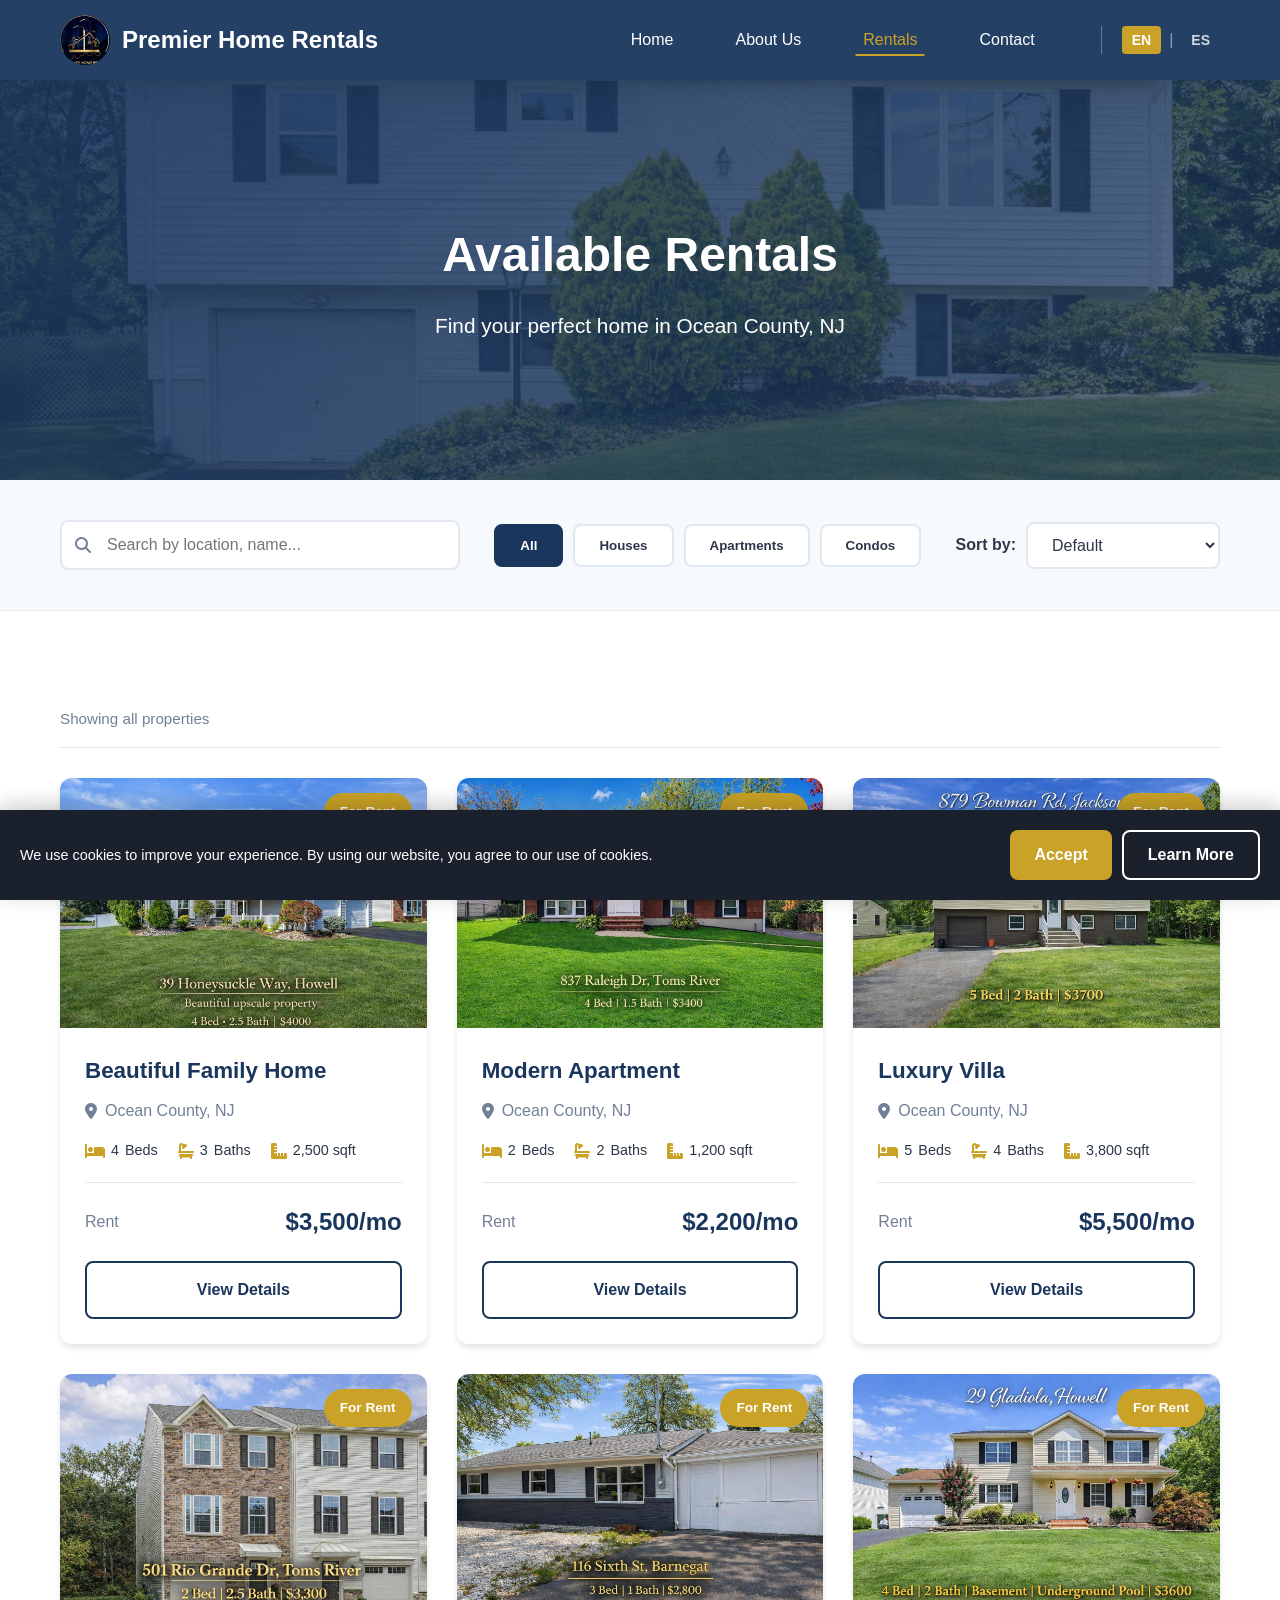
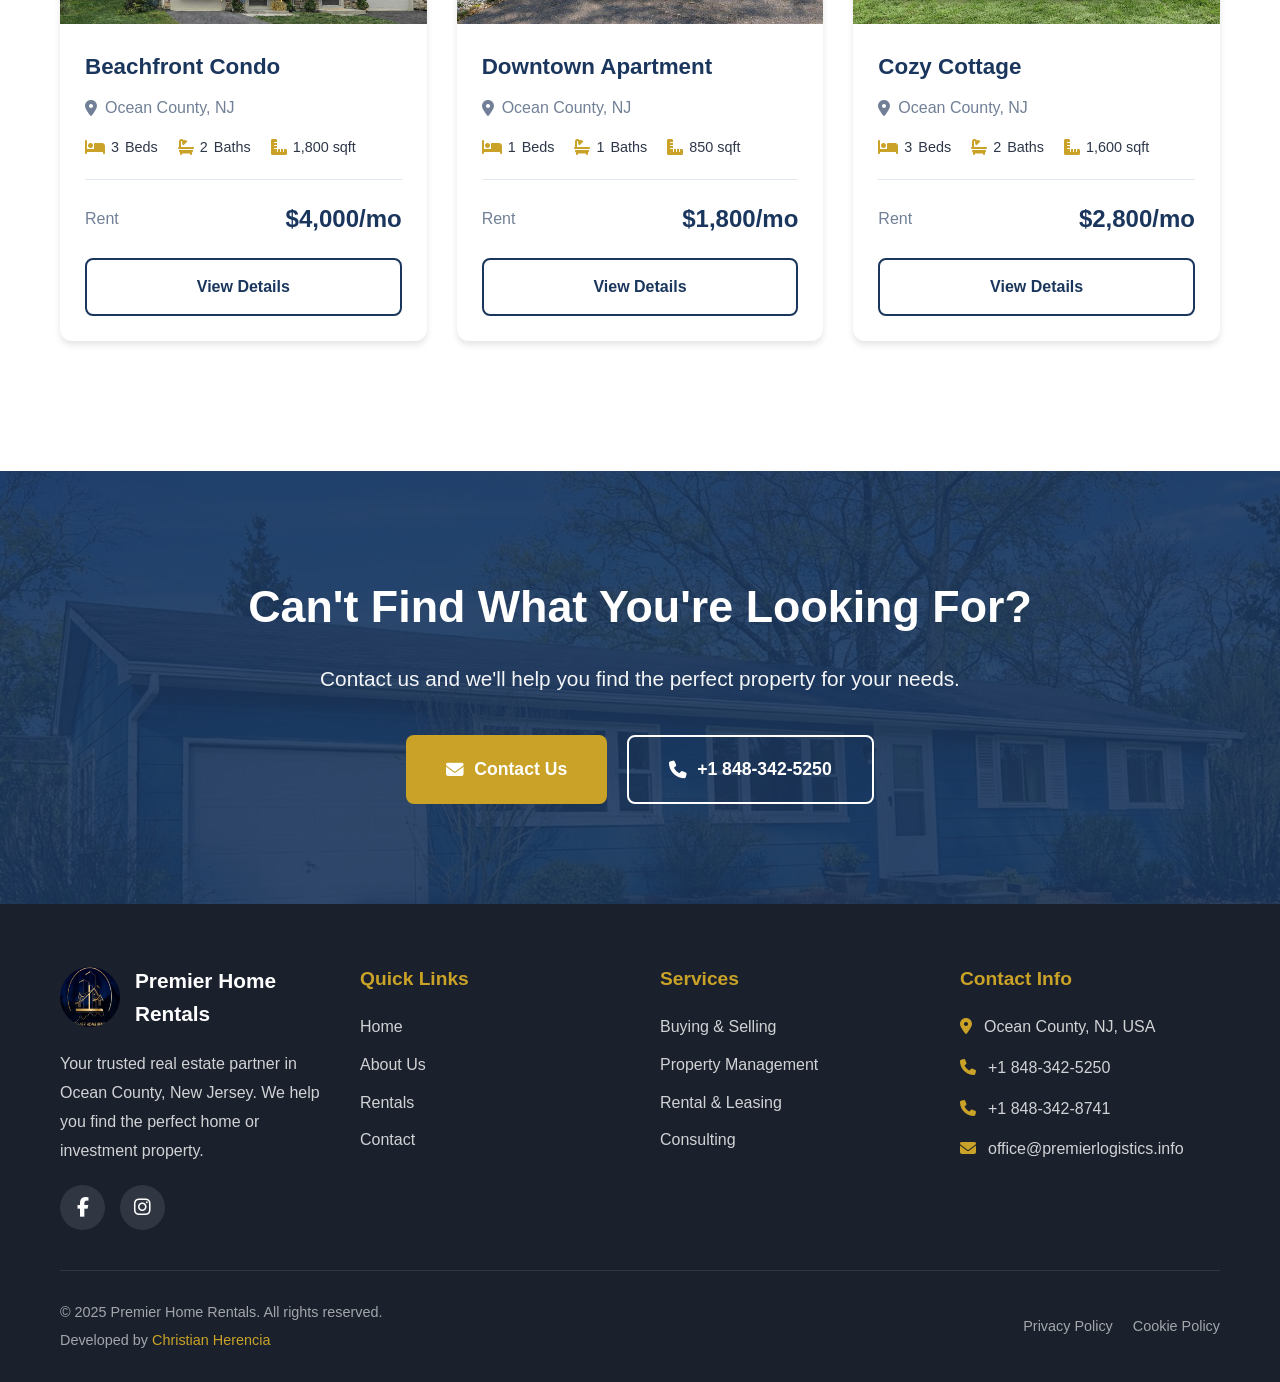
<file: rents.html>
<!DOCTYPE html>
<html lang="en">
<head>
    <meta charset="UTF-8">
    <meta name="viewport" content="width=device-width, initial-scale=1.0">
    
    <!-- SEO Bilingüe / Bilingual SEO -->
    <title>Rentals | Premier Home Rentals - Properties for Rent in Ocean County, NJ</title>
    <meta name="description" content="Browse our available rental properties in Ocean County, NJ. Houses, apartments, and condos for rent. Find your perfect home with Premier Home Rentals.">
    <meta name="description" lang="es" content="Explore nuestras propiedades de alquiler disponibles en Ocean County, NJ. Casas, apartamentos y condominios en alquiler. Encuentre su hogar perfecto con Premier Home Rentals.">
    <meta name="keywords" content="rentals ocean county nj, houses for rent, apartments for rent, property rental, alquiler ocean county, casas en alquiler, apartamentos en alquiler">
    <meta name="author" content="Christian Herencia - https://christian-freelance.us/">
    <meta name="robots" content="index, follow">
    
    <!-- Open Graph -->
    <meta property="og:type" content="website">
    <meta property="og:title" content="Rentals | Premier Home Rentals">
    <meta property="og:description" content="Browse our available rental properties in Ocean County, NJ.">
    <meta property="og:url" content="https://premierhomerentals.com/rents.html">
    <meta property="og:image" content="images/651043841_122290221758027895_5471548175140172550_n.jpg">
    
    <link rel="canonical" href="https://premierhomerentals.com/rents.html">
    <link rel="icon" type="image/jpeg" href="images/logotipo.jpg">
    
    <!-- Stylesheets -->
    <link rel="stylesheet" href="css/styles.css">
    <link rel="stylesheet" href="css/rents.css">
    <link rel="stylesheet" href="https://cdnjs.cloudflare.com/ajax/libs/font-awesome/6.4.0/css/all.min.css">
</head>
<body>
    <!-- Header / Navigation -->
    <header class="header" id="header">
        <nav class="navbar">
            <div class="container nav-container">
                <a href="index.html" class="logo">
                    <img src="images/logotipo.jpg" alt="Premier Home Rentals Logo">
                    <span class="logo-text">Premier Home Rentals</span>
                </a>

                <button class="nav-toggle" id="navToggle" aria-label="Toggle navigation">
                    <span class="hamburger"></span>
                </button>

                <ul class="nav-menu" id="navMenu">
                    <li class="nav-item">
                        <a href="index.html" class="nav-link" data-en="Home" data-es="Inicio">Home</a>
                    </li>
                    <li class="nav-item">
                        <a href="about.html" class="nav-link" data-en="About Us" data-es="Somos">About Us</a>
                    </li>
                    <li class="nav-item">
                        <a href="rents.html" class="nav-link active" data-en="Rentals" data-es="Rentas">Rentals</a>
                    </li>
                    <li class="nav-item">
                        <a href="contact.html" class="nav-link" data-en="Contact" data-es="Contacto">Contact</a>
                    </li>
                    <!-- Language Switcher (Minimalist) -->
                    <li class="nav-item lang-switcher-nav">
                        <button class="lang-btn" data-lang="en">EN</button>
                        <span class="lang-separator">|</span>
                        <button class="lang-btn active" data-lang="es">ES</button>
                    </li>
                </ul>
            </div>
        </nav>
    </header>

    <!-- Page Header -->
    <section class="page-header">
        <div class="page-header-overlay">
            <div class="container">
                <h1 data-en="Available Rentals" data-es="Rentas Disponibles">Available Rentals</h1>
                <p data-en="Find your perfect home in Ocean County, NJ" data-es="Encuentra tu hogar perfecto en Ocean County, NJ">
                    Find your perfect home in Ocean County, NJ
                </p>
            </div>
        </div>
    </section>

    <!-- Search & Filter Section -->
    <section class="search-filter-section">
        <div class="container">
            <div class="search-filter-container">
                <div class="search-box">
                    <i class="fas fa-search"></i>
                    <input type="text" id="propertySearch" placeholder="Search properties..." 
                           data-placeholder-en="Search by location, name..." data-placeholder-es="Buscar por ubicación, nombre...">
                </div>
                
                <div class="filter-buttons">
                    <button class="filter-btn active" data-filter="all" 
                            data-en="All" data-es="Todos">All</button>
                    <button class="filter-btn" data-filter="house" 
                            data-en="Houses" data-es="Casas">Houses</button>
                    <button class="filter-btn" data-filter="apartment" 
                            data-en="Apartments" data-es="Apartamentos">Apartments</button>
                    <button class="filter-btn" data-filter="condo" 
                            data-en="Condos" data-es="Condominios">Condos</button>
                </div>
                
                <div class="sort-options">
                    <label data-en="Sort by:" data-es="Ordenar por:">Sort by:</label>
                    <select id="sortSelect">
                        <option value="default" data-en="Default" data-es="Predeterminado">Default</option>
                        <option value="price-low" data-en="Price: Low to High" data-es="Precio: Menor a Mayor">Price: Low to High</option>
                        <option value="price-high" data-en="Price: High to Low" data-es="Precio: Mayor a Menor">Price: High to Low</option>
                        <option value="beds" data-en="Bedrooms" data-es="Habitaciones">Bedrooms</option>
                    </select>
                </div>
            </div>
        </div>
    </section>

    <!-- Properties Grid Section -->
    <section class="rents-section">
        <div class="container">
            <div class="results-info">
                <span id="resultsCount">Showing all properties</span>
            </div>
            
            <div class="properties-grid" id="propertiesGrid">
                <!-- Property 1 -->
                <div class="property-card fade-in" data-type="house">
                    <div class="property-image">
                        <img src="images/650802208_122290265354027895_558987830945413043_n.jpg" alt="Beautiful Family Home">
                        <span class="property-badge" data-en="For Rent" data-es="En Alquiler">For Rent</span>
                    </div>
                    <div class="property-info">
                        <h3 data-en="Beautiful Family Home" data-es="Hermosa Casa Familiar">Beautiful Family Home</h3>
                        <p class="property-location">
                            <i class="fas fa-map-marker-alt"></i> Ocean County, NJ
                        </p>
                        <div class="property-features">
                            <span><i class="fas fa-bed"></i> 4 <span data-en="Beds" data-es="Habitaciones">Beds</span></span>
                            <span><i class="fas fa-bath"></i> 3 <span data-en="Baths" data-es="Baños">Baths</span></span>
                            <span><i class="fas fa-ruler-combined"></i> 2,500 sqft</span>
                        </div>
                        <div class="property-price">
                            <span class="price-label" data-en="Rent" data-es="Alquiler">Rent:</span>
                            <span class="price-value">$3,500/mo</span>
                        </div>
                        <a href="view-rent.html?id=1" class="btn btn-secondary" data-en="View Details" data-es="Ver Detalles">View Details</a>
                    </div>
                </div>
                
                <!-- Property 2 -->
                <div class="property-card fade-in" data-type="apartment">
                    <div class="property-image">
                        <img src="images/651273718_122290221770027895_5280245678423276925_n.jpg" alt="Modern Apartment">
                        <span class="property-badge" data-en="For Rent" data-es="En Alquiler">For Rent</span>
                    </div>
                    <div class="property-info">
                        <h3 data-en="Modern Apartment" data-es="Apartamento Moderno">Modern Apartment</h3>
                        <p class="property-location">
                            <i class="fas fa-map-marker-alt"></i> Ocean County, NJ
                        </p>
                        <div class="property-features">
                            <span><i class="fas fa-bed"></i> 2 <span data-en="Beds" data-es="Habitaciones">Beds</span></span>
                            <span><i class="fas fa-bath"></i> 2 <span data-en="Baths" data-es="Baños">Baths</span></span>
                            <span><i class="fas fa-ruler-combined"></i> 1,200 sqft</span>
                        </div>
                        <div class="property-price">
                            <span class="price-label" data-en="Rent" data-es="Alquiler">Rent:</span>
                            <span class="price-value">$2,200/mo</span>
                        </div>
                        <a href="view-rent.html?id=2" class="btn btn-secondary" data-en="View Details" data-es="Ver Detalles">View Details</a>
                    </div>
                </div>
                
                <!-- Property 3 -->
                <div class="property-card fade-in" data-type="house">
                    <div class="property-image">
                        <img src="images/651832047_122290224542027895_4432259295090192663_n.jpg" alt="Luxury Villa">
                        <span class="property-badge" data-en="For Rent" data-es="En Alquiler">For Rent</span>
                    </div>
                    <div class="property-info">
                        <h3 data-en="Luxury Villa" data-es="Villa de Lujo">Luxury Villa</h3>
                        <p class="property-location">
                            <i class="fas fa-map-marker-alt"></i> Ocean County, NJ
                        </p>
                        <div class="property-features">
                            <span><i class="fas fa-bed"></i> 5 <span data-en="Beds" data-es="Habitaciones">Beds</span></span>
                            <span><i class="fas fa-bath"></i> 4 <span data-en="Baths" data-es="Baños">Baths</span></span>
                            <span><i class="fas fa-ruler-combined"></i> 3,800 sqft</span>
                        </div>
                        <div class="property-price">
                            <span class="price-label" data-en="Rent" data-es="Alquiler">Rent:</span>
                            <span class="price-value">$5,500/mo</span>
                        </div>
                        <a href="view-rent.html?id=3" class="btn btn-secondary" data-en="View Details" data-es="Ver Detalles">View Details</a>
                    </div>
                </div>
                
                <!-- Property 4 -->
                <div class="property-card fade-in" data-type="condo">
                    <div class="property-image">
                        <img src="images/651213237_122290224452027895_2890268909155377127_n.jpg" alt="Beachfront Condo">
                        <span class="property-badge" data-en="For Rent" data-es="En Alquiler">For Rent</span>
                    </div>
                    <div class="property-info">
                        <h3 data-en="Beachfront Condo" data-es="Condominio Frente al Mar">Beachfront Condo</h3>
                        <p class="property-location">
                            <i class="fas fa-map-marker-alt"></i> Ocean County, NJ
                        </p>
                        <div class="property-features">
                            <span><i class="fas fa-bed"></i> 3 <span data-en="Beds" data-es="Habitaciones">Beds</span></span>
                            <span><i class="fas fa-bath"></i> 2 <span data-en="Baths" data-es="Baños">Baths</span></span>
                            <span><i class="fas fa-ruler-combined"></i> 1,800 sqft</span>
                        </div>
                        <div class="property-price">
                            <span class="price-label" data-en="Rent" data-es="Alquiler">Rent:</span>
                            <span class="price-value">$4,000/mo</span>
                        </div>
                        <a href="view-rent.html?id=4" class="btn btn-secondary" data-en="View Details" data-es="Ver Detalles">View Details</a>
                    </div>
                </div>
                
                <!-- Property 5 -->
                <div class="property-card fade-in" data-type="apartment">
                    <div class="property-image">
                        <img src="images/651059986_122290265576027895_850705725169657721_n.jpg" alt="Downtown Apartment">
                        <span class="property-badge" data-en="For Rent" data-es="En Alquiler">For Rent</span>
                    </div>
                    <div class="property-info">
                        <h3 data-en="Downtown Apartment" data-es="Apartamento del Centro">Downtown Apartment</h3>
                        <p class="property-location">
                            <i class="fas fa-map-marker-alt"></i> Ocean County, NJ
                        </p>
                        <div class="property-features">
                            <span><i class="fas fa-bed"></i> 1 <span data-en="Beds" data-es="Habitaciones">Beds</span></span>
                            <span><i class="fas fa-bath"></i> 1 <span data-en="Baths" data-es="Baños">Baths</span></span>
                            <span><i class="fas fa-ruler-combined"></i> 850 sqft</span>
                        </div>
                        <div class="property-price">
                            <span class="price-label" data-en="Rent" data-es="Alquiler">Rent:</span>
                            <span class="price-value">$1,800/mo</span>
                        </div>
                        <a href="view-rent.html?id=5" class="btn btn-secondary" data-en="View Details" data-es="Ver Detalles">View Details</a>
                    </div>
                </div>
                
                <!-- Property 6 -->
                <div class="property-card fade-in" data-type="house">
                    <div class="property-image">
                        <img src="images/651337304_122290265558027895_6355605987907240099_n.jpg" alt="Cozy Cottage">
                        <span class="property-badge" data-en="For Rent" data-es="En Alquiler">For Rent</span>
                    </div>
                    <div class="property-info">
                        <h3 data-en="Cozy Cottage" data-es="Acogedora Cabaña">Cozy Cottage</h3>
                        <p class="property-location">
                            <i class="fas fa-map-marker-alt"></i> Ocean County, NJ
                        </p>
                        <div class="property-features">
                            <span><i class="fas fa-bed"></i> 3 <span data-en="Beds" data-es="Habitaciones">Beds</span></span>
                            <span><i class="fas fa-bath"></i> 2 <span data-en="Baths" data-es="Baños">Baths</span></span>
                            <span><i class="fas fa-ruler-combined"></i> 1,600 sqft</span>
                        </div>
                        <div class="property-price">
                            <span class="price-label" data-en="Rent" data-es="Alquiler">Rent:</span>
                            <span class="price-value">$2,800/mo</span>
                        </div>
                        <a href="view-rent.html?id=6" class="btn btn-secondary" data-en="View Details" data-es="Ver Detalles">View Details</a>
                    </div>
                </div>
            </div>
        </div>
    </section>

    <!-- CTA Section -->
    <section class="contact-cta">
        <div class="container">
            <div class="cta-content">
                <h2 data-en="Can't Find What You're Looking For?" data-es="¿No Encuentras Lo Que Buscas?">Can't Find What You're Looking For?</h2>
                <p data-en="Contact us and we'll help you find the perfect property for your needs." 
                   data-es="Contáctanos y te ayudaremos a encontrar la propiedad perfecta para tus necesidades.">
                    Contact us and we'll help you find the perfect property for your needs.
                </p>
                <div class="cta-buttons">
                    <a href="contact.html" class="btn btn-primary btn-large">
                        <i class="fas fa-envelope"></i> <span data-en="Contact Us" data-es="Contáctanos">Contact Us</span>
                    </a>
                    <a href="tel:+18483425250" class="btn btn-secondary btn-large">
                        <i class="fas fa-phone"></i> +1 848-342-5250
                    </a>
                </div>
            </div>
        </div>
    </section>

    <!-- Footer -->
    <footer class="footer">
        <div class="container">
            <div class="footer-grid">
                <div class="footer-column">
                    <div class="footer-logo">
                        <img src="images/logotipo.jpg" alt="Premier Home Rentals">
                        <h3>Premier Home Rentals</h3>
                    </div>
                    <p data-en="Your trusted real estate partner in Ocean County, New Jersey. We help you find the perfect home or investment property."
                       data-es="Su socio de confianza en bienes raíces en Ocean County, Nueva Jersey. Le ayudamos a encontrar el hogar perfecto o propiedad de inversión.">
                        Your trusted real estate partner in Ocean County, New Jersey. We help you find the perfect home or investment property.
                    </p>
                    <div class="social-links">
                        <a href="https://www.facebook.com/profile.php?id=61550836872534" target="_blank" rel="noopener" aria-label="Facebook">
                            <i class="fab fa-facebook-f"></i>
                        </a>
                        <a href="https://www.instagram.com/homerentalsbypremier" target="_blank" rel="noopener" aria-label="Instagram">
                            <i class="fab fa-instagram"></i>
                        </a>
                    </div>
                </div>
                
                <div class="footer-column">
                    <h4 data-en="Quick Links" data-es="Enlaces Rápidos">Quick Links</h4>
                    <ul class="footer-links">
                        <li><a href="index.html" data-en="Home" data-es="Inicio">Home</a></li>
                        <li><a href="about.html" data-en="About Us" data-es="Somos">About Us</a></li>
                        <li><a href="rents.html" data-en="Rentals" data-es="Rentas">Rentals</a></li>
                        <li><a href="contact.html" data-en="Contact" data-es="Contacto">Contact</a></li>
                    </ul>
                </div>
                
                <div class="footer-column">
                    <h4 data-en="Services" data-es="Servicios">Services</h4>
                    <ul class="footer-links">
                        <li><a href="about.html#services" data-en="Buying & Selling" data-es="Compra y Venta">Buying & Selling</a></li>
                        <li><a href="about.html#services" data-en="Property Management" data-es="Gestión de Propiedades">Property Management</a></li>
                        <li><a href="about.html#services" data-en="Rental & Leasing" data-es="Alquiler y Arrendamiento">Rental & Leasing</a></li>
                        <li><a href="about.html#services" data-en="Consulting" data-es="Consultoría">Consulting</a></li>
                    </ul>
                </div>
                
                <div class="footer-column">
                    <h4 data-en="Contact Info" data-es="Información de Contacto">Contact Info</h4>
                    <ul class="contact-info">
                        <li>
                            <i class="fas fa-map-marker-alt"></i>
                            <span data-en="Ocean County, NJ, USA" data-es="Ocean County, NJ, EUA">Ocean County, NJ, USA</span>
                        </li>
                        <li>
                            <i class="fas fa-phone"></i>
                            <a href="tel:+18483425250">+1 848-342-5250</a>
                        </li>
                        <li>
                            <i class="fas fa-phone"></i>
                            <a href="tel:+18483428741">+1 848-342-8741</a>
                        </li>
                        <li>
                            <i class="fas fa-envelope"></i>
                            <a href="mailto:office@premierlogistics.info">office@premierlogistics.info</a>
                        </li>
                    </ul>
                </div>
            </div>
            
            <div class="footer-bottom">
                <div class="footer-bottom-content">
                    <p>&copy; 2025 Premier Home Rentals. <span data-en="All rights reserved." data-es="Todos los derechos reservados.">All rights reserved.</span></p>
                    <p class="developer-credit">
                        Developed by <a href="https://christian-freelance.us/" target="_blank" rel="noopener">Christian Herencia</a>
                    </p>
                </div>
                <div class="footer-policies">
                    <a href="privacy-policy.html" data-en="Privacy Policy" data-es="Política de Privacidad">Privacy Policy</a>
                    <a href="cookie-policy.html" data-en="Cookie Policy" data-es="Política de Cookies">Cookie Policy</a>
                </div>
            </div>
        </div>
    </footer>

    <!-- Scroll to Top Button -->
    <button class="scroll-top" id="scrollTop" aria-label="Scroll to top">
        <i class="fas fa-chevron-up"></i>
    </button>

    <!-- WhatsApp Button -->
    <a href="https://wa.me/18483425250" class="whatsapp-btn" target="_blank" rel="noopener" aria-label="WhatsApp">
        <i class="fab fa-whatsapp"></i>
    </a>

    <!-- Scripts -->
    <script src="js/main.js"></script>
    <script src="js/rents.js"></script>
</body>
</html>
</file>
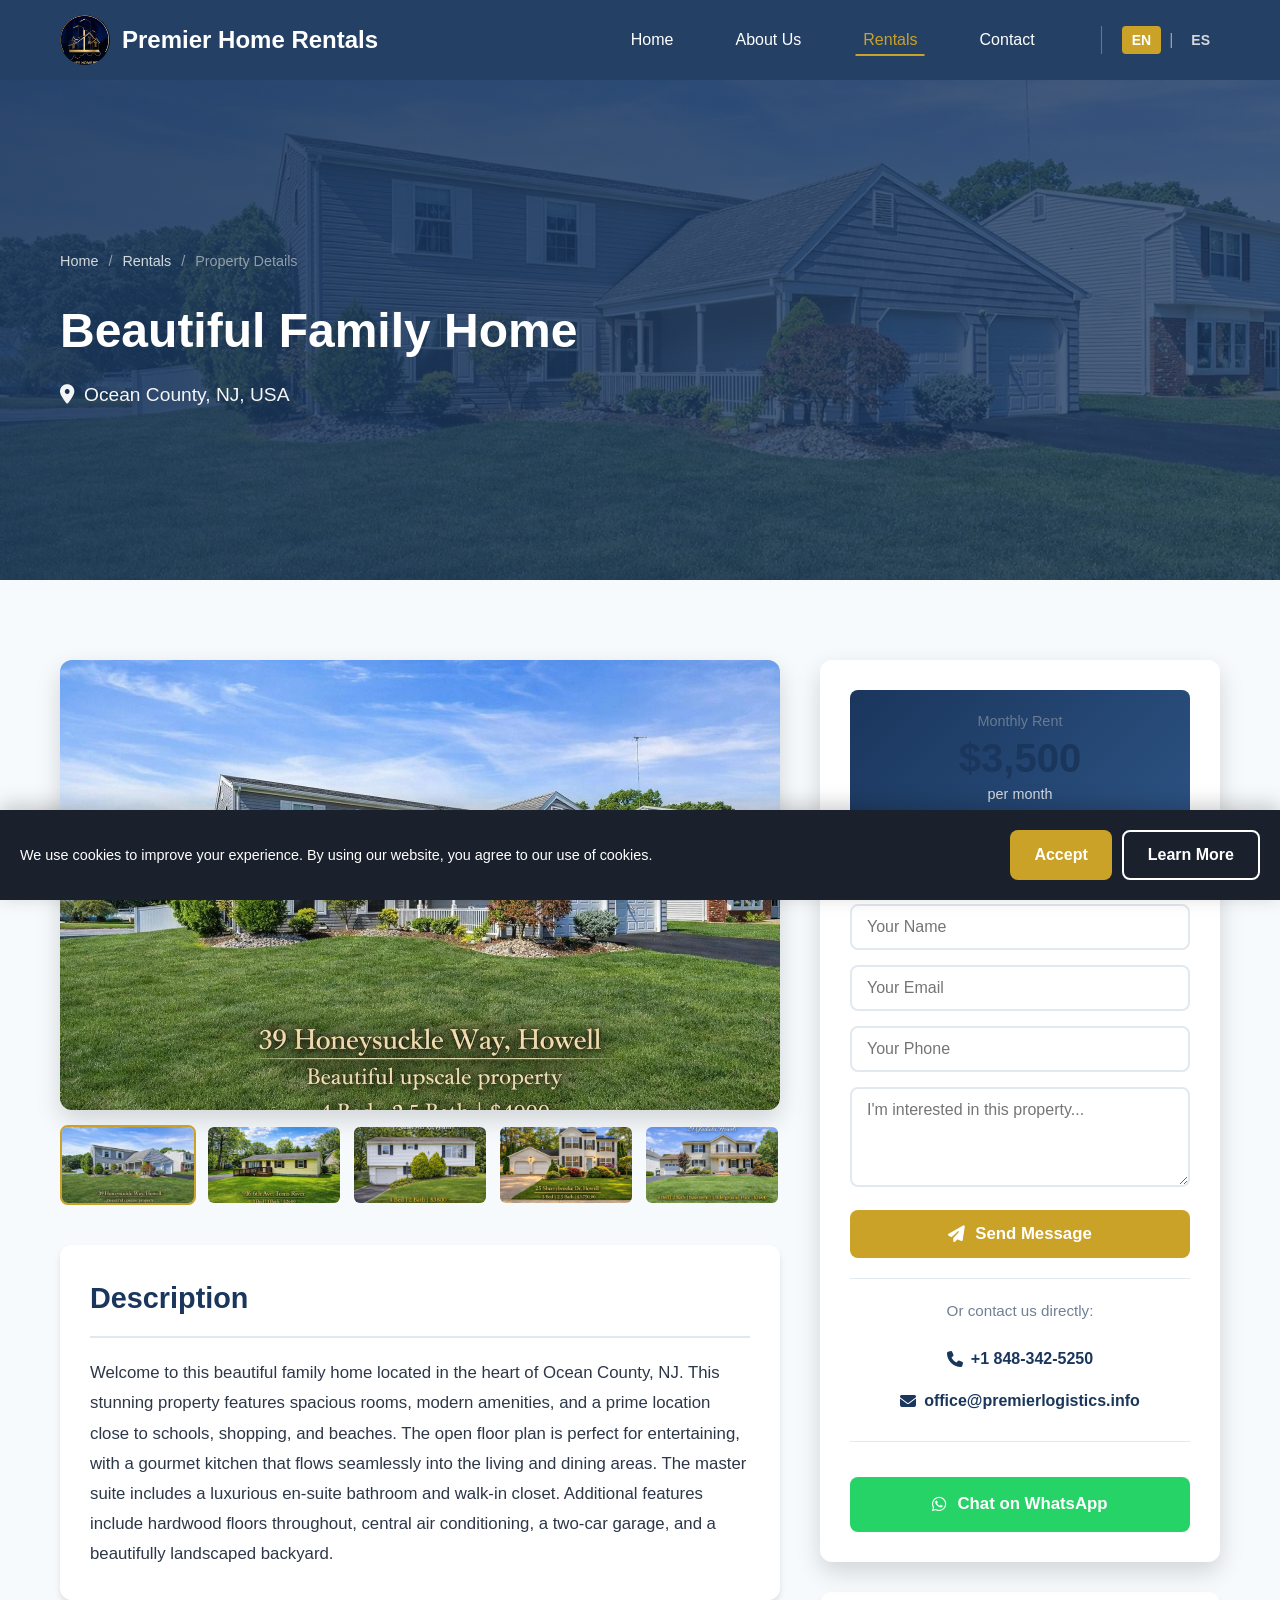
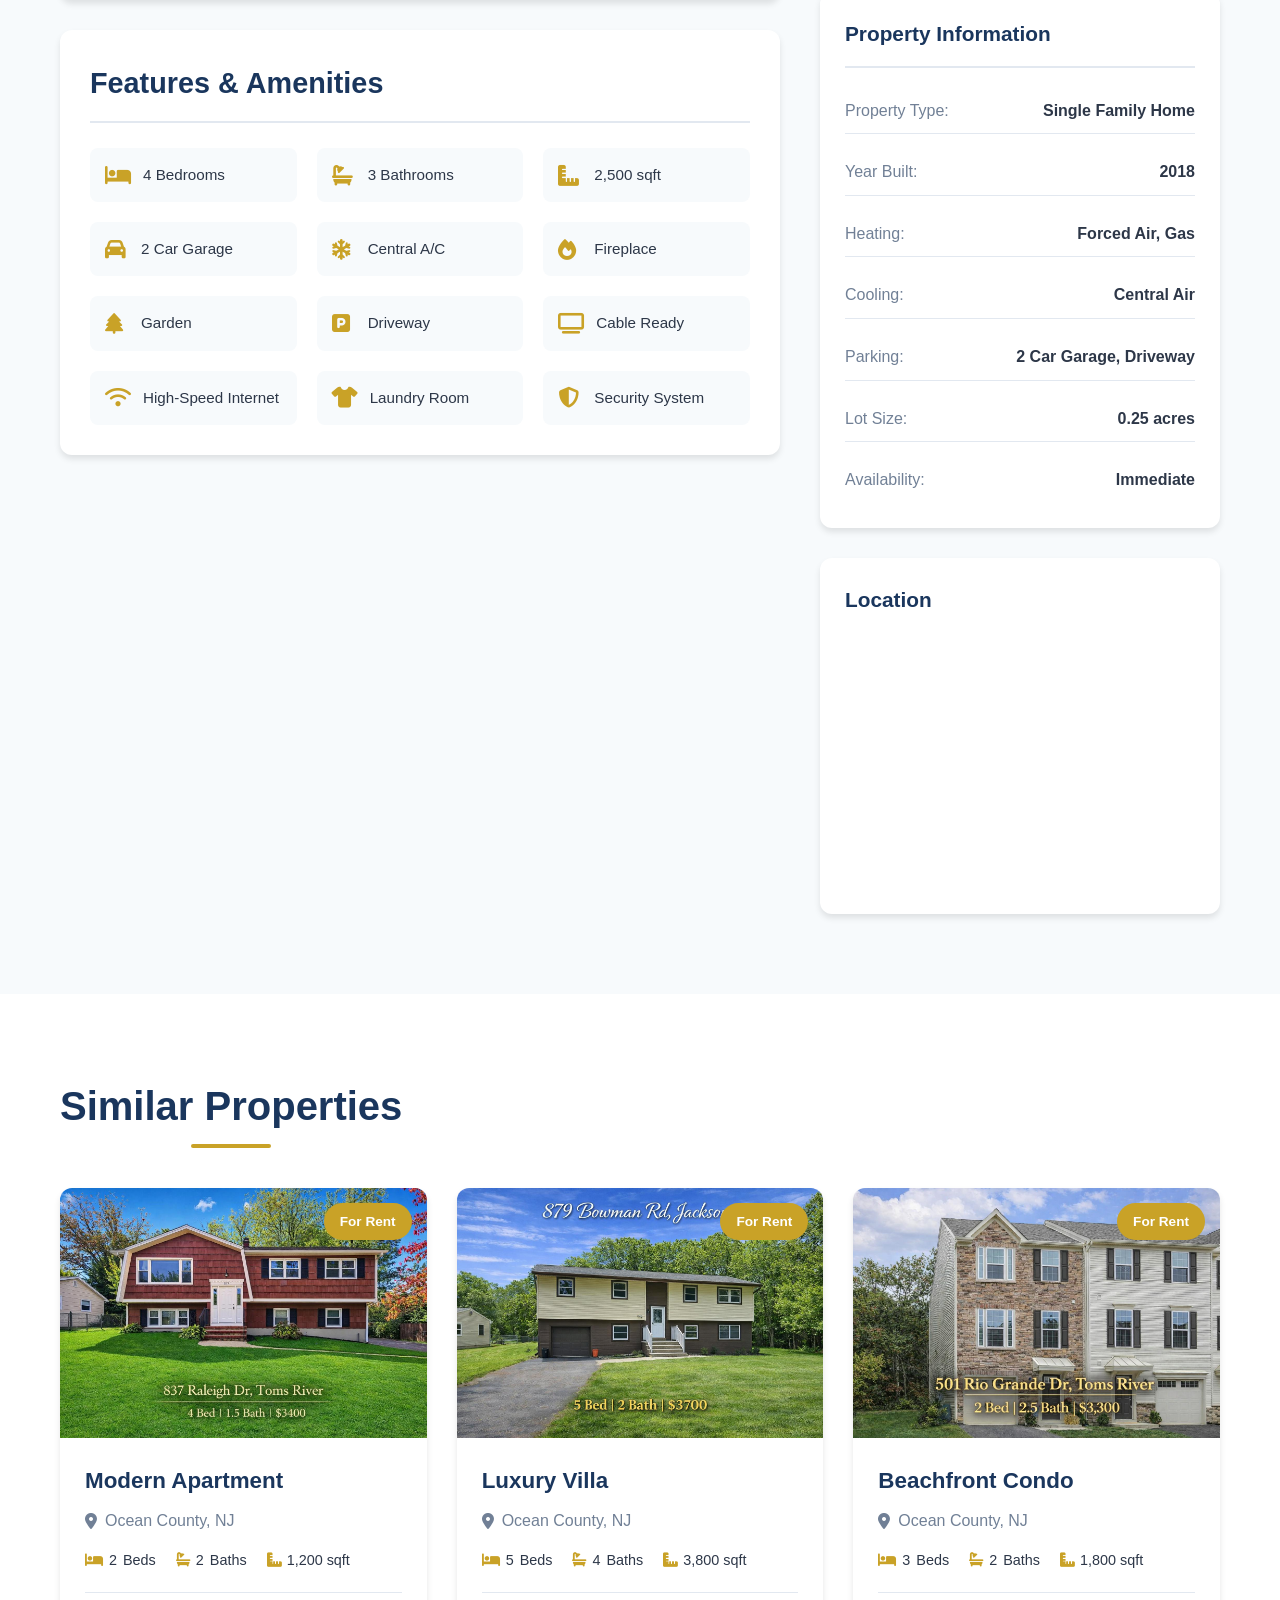
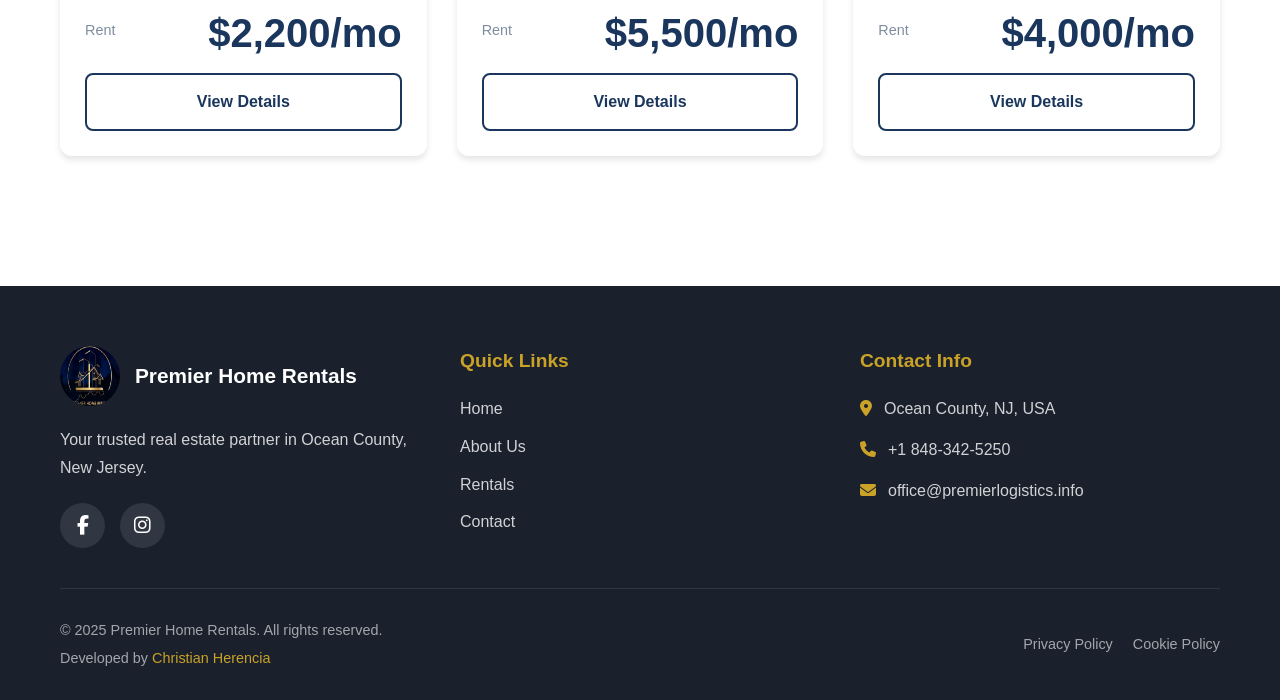
<file: view-rent.html>
<!DOCTYPE html>
<html lang="en">
<head>
    <meta charset="UTF-8">
    <meta name="viewport" content="width=device-width, initial-scale=1.0">
    
    <!-- SEO Bilingüe / Bilingual SEO -->
    <title>Property Details | Premier Home Rentals - Ocean County, NJ</title>
    <meta name="description" content="View detailed information about this rental property in Ocean County, NJ. Photos, features, pricing and contact information.">
    <meta name="description" lang="es" content="Vea información detallada sobre esta propiedad de alquiler en Ocean County, NJ. Fotos, características, precios e información de contacto.">
    <meta name="keywords" content="property details, rental property, ocean county nj, home for rent, detalle propiedad, alquiler">
    <meta name="author" content="Christian Herencia - https://christian-freelance.us/">
    <meta name="robots" content="index, follow">
    
    <!-- Open Graph -->
    <meta property="og:type" content="website">
    <meta property="og:title" content="Property Details | Premier Home Rentals">
    <meta property="og:description" content="View detailed information about this rental property.">
    <meta property="og:image" content="images/651043841_122290221758027895_5471548175140172550_n.jpg">
    
    <link rel="canonical" href="https://premierhomerentals.com/view-rent.html">
    <link rel="icon" type="image/jpeg" href="images/logotipo.jpg">
    
    <!-- Stylesheets -->
    <link rel="stylesheet" href="css/styles.css">
    <link rel="stylesheet" href="css/view-rent.css">
    <link rel="stylesheet" href="https://cdnjs.cloudflare.com/ajax/libs/font-awesome/6.4.0/css/all.min.css">
</head>
<body>
    <!-- Header / Navigation -->
    <header class="header" id="header">
        <nav class="navbar">
            <div class="container nav-container">
                <a href="index.html" class="logo">
                    <img src="images/logotipo.jpg" alt="Premier Home Rentals Logo">
                    <span class="logo-text">Premier Home Rentals</span>
                </a>

                <button class="nav-toggle" id="navToggle" aria-label="Toggle navigation">
                    <span class="hamburger"></span>
                </button>

                <ul class="nav-menu" id="navMenu">
                    <li class="nav-item">
                        <a href="index.html" class="nav-link" data-en="Home" data-es="Inicio">Home</a>
                    </li>
                    <li class="nav-item">
                        <a href="about.html" class="nav-link" data-en="About Us" data-es="Somos">About Us</a>
                    </li>
                    <li class="nav-item">
                        <a href="rents.html" class="nav-link active" data-en="Rentals" data-es="Rentas">Rentals</a>
                    </li>
                    <li class="nav-item">
                        <a href="contact.html" class="nav-link" data-en="Contact" data-es="Contacto">Contact</a>
                    </li>
                    <!-- Language Switcher (Minimalist) -->
                    <li class="nav-item lang-switcher-nav">
                        <button class="lang-btn" data-lang="en">EN</button>
                        <span class="lang-separator">|</span>
                        <button class="lang-btn active" data-lang="es">ES</button>
                    </li>
                </ul>
            </div>
        </nav>
    </header>

    <!-- Property Hero Image -->
    <section class="property-hero">
        <div class="property-hero-image">
            <img src="images/650802208_122290265354027895_558987830945413043_n.jpg" alt="Property Main Image" id="heroImage">
        </div>
        <div class="property-hero-overlay">
            <div class="container">
                <nav class="breadcrumb">
                    <a href="index.html" data-en="Home" data-es="Inicio">Home</a>
                    <span>/</span>
                    <a href="rents.html" data-en="Rentals" data-es="Rentas">Rentals</a>
                    <span>/</span>
                    <span data-en="Property Details" data-es="Detalles de Propiedad">Property Details</span>
                </nav>
                <h1 id="propertyTitle">Beautiful Family Home</h1>
                <p class="property-address">
                    <i class="fas fa-map-marker-alt"></i> Ocean County, NJ, USA
                </p>
            </div>
        </div>
    </section>

    <!-- Property Details Section -->
    <section class="property-details-section">
        <div class="container">
            <div class="property-grid">
                <!-- Main Content -->
                <div class="property-main">
                    <!-- Image Gallery -->
                    <div class="property-gallery">
                        <div class="main-image">
                            <img src="images/650802208_122290265354027895_558987830945413043_n.jpg" alt="Property Image" id="mainGalleryImage">
                        </div>
                        <div class="thumbnail-gallery">
                            <img src="images/650802208_122290265354027895_558987830945413043_n.jpg" alt="Thumbnail" class="gallery-thumbnail active">
                            <img src="images/651043841_122290221758027895_5471548175140172550_n.jpg" alt="Thumbnail" class="gallery-thumbnail">
                            <img src="images/651122073_122290265384027895_9046047661119987039_n.jpg" alt="Thumbnail" class="gallery-thumbnail">
                            <img src="images/651235995_122290265552027895_4109668597374149599_n.jpg" alt="Thumbnail" class="gallery-thumbnail">
                            <img src="images/651337304_122290265558027895_6355605987907240099_n.jpg" alt="Thumbnail" class="gallery-thumbnail">
                        </div>
                    </div>

                    <!-- Property Description -->
                    <div class="property-description">
                        <h2 data-en="Description" data-es="Descripción">Description</h2>
                        <p data-en="Welcome to this beautiful family home located in the heart of Ocean County, NJ. This stunning property features spacious rooms, modern amenities, and a prime location close to schools, shopping, and beaches. The open floor plan is perfect for entertaining, with a gourmet kitchen that flows seamlessly into the living and dining areas. The master suite includes a luxurious en-suite bathroom and walk-in closet. Additional features include hardwood floors throughout, central air conditioning, a two-car garage, and a beautifully landscaped backyard."
                           data-es="Bienvenido a esta hermosa casa familiar ubicada en el corazón de Ocean County, NJ. Esta impresionante propiedad cuenta con habitaciones espaciosas, comodidades modernas y una ubicación privilegiada cerca de escuelas, tiendas y playas. El plano de planta abierto es perfecto para entretenimiento, con una cocina gourmet que fluye perfectamente hacia las áreas de estar y comedor. La suite principal incluye un lujoso baño en suite y un vestidor. Las características adicionales incluyen pisos de madera en todo el aire acondicionado central, un garaje para dos automóviles y un patio trasero bellamente ajardinado.">
                            Welcome to this beautiful family home located in the heart of Ocean County, NJ. This stunning property features spacious rooms, modern amenities, and a prime location close to schools, shopping, and beaches. The open floor plan is perfect for entertaining, with a gourmet kitchen that flows seamlessly into the living and dining areas. The master suite includes a luxurious en-suite bathroom and walk-in closet. Additional features include hardwood floors throughout, central air conditioning, a two-car garage, and a beautifully landscaped backyard.
                        </p>
                    </div>

                    <!-- Property Features -->
                    <div class="property-features-detail">
                        <h2 data-en="Features & Amenities" data-es="Características y Comodidades">Features & Amenities</h2>
                        <div class="features-grid">
                            <div class="feature-item">
                                <i class="fas fa-bed"></i>
                                <span data-en="4 Bedrooms" data-es="4 Habitaciones">4 Bedrooms</span>
                            </div>
                            <div class="feature-item">
                                <i class="fas fa-bath"></i>
                                <span data-en="3 Bathrooms" data-es="3 Baños">3 Bathrooms</span>
                            </div>
                            <div class="feature-item">
                                <i class="fas fa-ruler-combined"></i>
                                <span>2,500 sqft</span>
                            </div>
                            <div class="feature-item">
                                <i class="fas fa-car"></i>
                                <span data-en="2 Car Garage" data-es="Garaje 2 Autos">2 Car Garage</span>
                            </div>
                            <div class="feature-item">
                                <i class="fas fa-snowflake"></i>
                                <span data-en="Central A/C" data-es="A/C Central">Central A/C</span>
                            </div>
                            <div class="feature-item">
                                <i class="fas fa-fire"></i>
                                <span data-en="Fireplace" data-es="Chimenea">Fireplace</span>
                            </div>
                            <div class="feature-item">
                                <i class="fas fa-tree"></i>
                                <span data-en="Garden" data-es="Jardín">Garden</span>
                            </div>
                            <div class="feature-item">
                                <i class="fas fa-parking"></i>
                                <span data-en="Driveway" data-es="Entrada Autos">Driveway</span>
                            </div>
                            <div class="feature-item">
                                <i class="fas fa-tv"></i>
                                <span data-en="Cable Ready" data-es="Cable Listo">Cable Ready</span>
                            </div>
                            <div class="feature-item">
                                <i class="fas fa-wifi"></i>
                                <span data-en="High-Speed Internet" data-es="Internet Alta Velocidad">High-Speed Internet</span>
                            </div>
                            <div class="feature-item">
                                <i class="fas fa-tshirt"></i>
                                <span data-en="Laundry Room" data-es="Cuarto Lavandería">Laundry Room</span>
                            </div>
                            <div class="feature-item">
                                <i class="fas fa-shield-alt"></i>
                                <span data-en="Security System" data-es="Sistema Seguridad">Security System</span>
                            </div>
                        </div>
                    </div>
                </div>

                <!-- Sidebar -->
                <div class="property-sidebar">
                    <!-- Contact Card -->
                    <div class="contact-card">
                        <div class="price-box">
                            <span class="price-label" data-en="Monthly Rent" data-es="Alquiler Mensual">Monthly Rent</span>
                            <span class="price-value">$3,500</span>
                            <span class="price-period" data-en="per month" data-es="por mes">per month</span>
                        </div>

                        <form id="propertyContactForm" class="contact-form">
                            <h3 data-en="Schedule a Viewing" data-es="Programar Visita">Schedule a Viewing</h3>
                            
                            <div class="form-group">
                                <input type="text" name="name" placeholder="Your Name" data-placeholder-en="Your Name" data-placeholder-es="Su Nombre" required>
                            </div>
                            
                            <div class="form-group">
                                <input type="email" name="email" placeholder="Your Email" data-placeholder-en="Your Email" data-placeholder-es="Su Email" required>
                            </div>
                            
                            <div class="form-group">
                                <input type="tel" name="phone" placeholder="Your Phone" data-placeholder-en="Your Phone" data-placeholder-es="Su Teléfono">
                            </div>
                            
                            <div class="form-group">
                                <textarea name="message" rows="4" placeholder="I'm interested in this property..." 
                                          data-placeholder-en="I'm interested in this property..." 
                                          data-placeholder-es="Estoy interesado en esta propiedad..." required></textarea>
                            </div>
                            
                            <button type="submit" class="btn btn-primary btn-block">
                                <i class="fas fa-paper-plane"></i>
                                <span data-en="Send Message" data-es="Enviar Mensaje">Send Message</span>
                            </button>
                        </form>

                        <div class="contact-direct">
                            <p data-en="Or contact us directly:" data-es="O contáctenos directamente:">Or contact us directly:</p>
                            <a href="tel:+18483425250" class="contact-link">
                                <i class="fas fa-phone"></i> +1 848-342-5250
                            </a>
                            <a href="mailto:office@premierlogistics.info" class="contact-link">
                                <i class="fas fa-envelope"></i> office@premierlogistics.info
                            </a>
                        </div>

                        <a href="https://wa.me/18483425250" class="btn btn-whatsapp">
                            <i class="fab fa-whatsapp"></i>
                            <span data-en="Chat on WhatsApp" data-es="Chatear en WhatsApp">Chat on WhatsApp</span>
                        </a>
                    </div>

                    <!-- Property Info Box -->
                    <div class="property-info-box">
                        <h3 data-en="Property Information" data-es="Información de Propiedad">Property Information</h3>
                        <ul class="info-list">
                            <li>
                                <span class="info-label" data-en="Property Type:" data-es="Tipo de Propiedad:">Property Type:</span>
                                <span class="info-value" data-en="Single Family Home" data-es="Casa Familiar">Single Family Home</span>
                            </li>
                            <li>
                                <span class="info-label" data-en="Year Built:" data-es="Año Construcción:">Year Built:</span>
                                <span class="info-value">2018</span>
                            </li>
                            <li>
                                <span class="info-label" data-en="Heating:" data-es="Calefacción:">Heating:</span>
                                <span class="info-value" data-en="Forced Air, Gas" data-es="Aire Forzado, Gas">Forced Air, Gas</span>
                            </li>
                            <li>
                                <span class="info-label" data-en="Cooling:" data-es="Enfriamiento:">Cooling:</span>
                                <span class="info-value" data-en="Central Air" data-es="Aire Central">Central Air</span>
                            </li>
                            <li>
                                <span class="info-label" data-en="Parking:" data-es="Estacionamiento:">Parking:</span>
                                <span class="info-value" data-en="2 Car Garage, Driveway" data-es="Garaje 2 Autos, Entrada">2 Car Garage, Driveway</span>
                            </li>
                            <li>
                                <span class="info-label" data-en="Lot Size:" data-es="Tamaño Lote:">Lot Size:</span>
                                <span class="info-value">0.25 acres</span>
                            </li>
                            <li>
                                <span class="info-label" data-en="Availability:" data-es="Disponibilidad:">Availability:</span>
                                <span class="info-value" data-en="Immediate" data-es="Inmediata">Immediate</span>
                            </li>
                        </ul>
                    </div>

                    <!-- Map Placeholder -->
                    <div class="property-map">
                        <h3 data-en="Location" data-es="Ubicación">Location</h3>
                        <div class="map-container">
                            <iframe src="https://www.google.com/maps/embed?pb=!1m18!1m12!1m3!1d193836.6739931893!2d-74.1093092!3d39.9243092!2m3!1f0!2f0!3f0!3m2!1i1024!2i768!4f13.1!3m3!1m2!1s0x89c0fb05740ed1a3%3A0x7785c2e6064d4b7b!2sOcean%20County%2C%20NJ!5e0!3m2!1sen!2sus!4v1234567890" 
                                    width="100%" height="250" style="border:0;" allowfullscreen="" loading="lazy" 
                                    referrerpolicy="no-referrer-when-downgrade"></iframe>
                        </div>
                    </div>
                </div>
            </div>
        </div>
    </section>

    <!-- Similar Properties -->
    <section class="similar-properties">
        <div class="container">
            <h2 class="section-title" data-en="Similar Properties" data-es="Propiedades Similares">Similar Properties</h2>
            
            <div class="properties-grid">
                <div class="property-card fade-in">
                    <div class="property-image">
                        <img src="images/651273718_122290221770027895_5280245678423276925_n.jpg" alt="Modern Apartment">
                        <span class="property-badge" data-en="For Rent" data-es="En Alquiler">For Rent</span>
                    </div>
                    <div class="property-info">
                        <h3 data-en="Modern Apartment" data-es="Apartamento Moderno">Modern Apartment</h3>
                        <p class="property-location">
                            <i class="fas fa-map-marker-alt"></i> Ocean County, NJ
                        </p>
                        <div class="property-features">
                            <span><i class="fas fa-bed"></i> 2 <span data-en="Beds" data-es="Habitaciones">Beds</span></span>
                            <span><i class="fas fa-bath"></i> 2 <span data-en="Baths" data-es="Baños">Baths</span></span>
                            <span><i class="fas fa-ruler-combined"></i> 1,200 sqft</span>
                        </div>
                        <div class="property-price">
                            <span class="price-label" data-en="Rent" data-es="Alquiler">Rent:</span>
                            <span class="price-value">$2,200/mo</span>
                        </div>
                        <a href="view-rent.html?id=2" class="btn btn-secondary" data-en="View Details" data-es="Ver Detalles">View Details</a>
                    </div>
                </div>
                
                <div class="property-card fade-in">
                    <div class="property-image">
                        <img src="images/651832047_122290224542027895_4432259295090192663_n.jpg" alt="Luxury Villa">
                        <span class="property-badge" data-en="For Rent" data-es="En Alquiler">For Rent</span>
                    </div>
                    <div class="property-info">
                        <h3 data-en="Luxury Villa" data-es="Villa de Lujo">Luxury Villa</h3>
                        <p class="property-location">
                            <i class="fas fa-map-marker-alt"></i> Ocean County, NJ
                        </p>
                        <div class="property-features">
                            <span><i class="fas fa-bed"></i> 5 <span data-en="Beds" data-es="Habitaciones">Beds</span></span>
                            <span><i class="fas fa-bath"></i> 4 <span data-en="Baths" data-es="Baños">Baths</span></span>
                            <span><i class="fas fa-ruler-combined"></i> 3,800 sqft</span>
                        </div>
                        <div class="property-price">
                            <span class="price-label" data-en="Rent" data-es="Alquiler">Rent:</span>
                            <span class="price-value">$5,500/mo</span>
                        </div>
                        <a href="view-rent.html?id=3" class="btn btn-secondary" data-en="View Details" data-es="Ver Detalles">View Details</a>
                    </div>
                </div>
                
                <div class="property-card fade-in">
                    <div class="property-image">
                        <img src="images/651213237_122290224452027895_2890268909155377127_n.jpg" alt="Beachfront Condo">
                        <span class="property-badge" data-en="For Rent" data-es="En Alquiler">For Rent</span>
                    </div>
                    <div class="property-info">
                        <h3 data-en="Beachfront Condo" data-es="Condominio Frente al Mar">Beachfront Condo</h3>
                        <p class="property-location">
                            <i class="fas fa-map-marker-alt"></i> Ocean County, NJ
                        </p>
                        <div class="property-features">
                            <span><i class="fas fa-bed"></i> 3 <span data-en="Beds" data-es="Habitaciones">Beds</span></span>
                            <span><i class="fas fa-bath"></i> 2 <span data-en="Baths" data-es="Baños">Baths</span></span>
                            <span><i class="fas fa-ruler-combined"></i> 1,800 sqft</span>
                        </div>
                        <div class="property-price">
                            <span class="price-label" data-en="Rent" data-es="Alquiler">Rent:</span>
                            <span class="price-value">$4,000/mo</span>
                        </div>
                        <a href="view-rent.html?id=4" class="btn btn-secondary" data-en="View Details" data-es="Ver Detalles">View Details</a>
                    </div>
                </div>
            </div>
        </div>
    </section>

    <!-- Footer -->
    <footer class="footer">
        <div class="container">
            <div class="footer-grid">
                <div class="footer-column">
                    <div class="footer-logo">
                        <img src="images/logotipo.jpg" alt="Premier Home Rentals">
                        <h3>Premier Home Rentals</h3>
                    </div>
                    <p data-en="Your trusted real estate partner in Ocean County, New Jersey."
                       data-es="Su socio de confianza en bienes raíces en Ocean County, Nueva Jersey.">
                        Your trusted real estate partner in Ocean County, New Jersey.
                    </p>
                    <div class="social-links">
                        <a href="https://www.facebook.com/profile.php?id=61550836872534" target="_blank" rel="noopener" aria-label="Facebook">
                            <i class="fab fa-facebook-f"></i>
                        </a>
                        <a href="https://www.instagram.com/homerentalsbypremier" target="_blank" rel="noopener" aria-label="Instagram">
                            <i class="fab fa-instagram"></i>
                        </a>
                    </div>
                </div>
                
                <div class="footer-column">
                    <h4 data-en="Quick Links" data-es="Enlaces Rápidos">Quick Links</h4>
                    <ul class="footer-links">
                        <li><a href="index.html" data-en="Home" data-es="Inicio">Home</a></li>
                        <li><a href="about.html" data-en="About Us" data-es="Somos">About Us</a></li>
                        <li><a href="rents.html" data-en="Rentals" data-es="Rentas">Rentals</a></li>
                        <li><a href="contact.html" data-en="Contact" data-es="Contacto">Contact</a></li>
                    </ul>
                </div>
                
                <div class="footer-column">
                    <h4 data-en="Contact Info" data-es="Información de Contacto">Contact Info</h4>
                    <ul class="contact-info">
                        <li>
                            <i class="fas fa-map-marker-alt"></i>
                            <span>Ocean County, NJ, USA</span>
                        </li>
                        <li>
                            <i class="fas fa-phone"></i>
                            <a href="tel:+18483425250">+1 848-342-5250</a>
                        </li>
                        <li>
                            <i class="fas fa-envelope"></i>
                            <a href="mailto:office@premierlogistics.info">office@premierlogistics.info</a>
                        </li>
                    </ul>
                </div>
            </div>
            
            <div class="footer-bottom">
                <div class="footer-bottom-content">
                    <p>&copy; 2025 Premier Home Rentals. <span data-en="All rights reserved." data-es="Todos los derechos reservados.">All rights reserved.</span></p>
                    <p class="developer-credit">
                        Developed by <a href="https://christian-freelance.us/" target="_blank" rel="noopener">Christian Herencia</a>
                    </p>
                </div>
                <div class="footer-policies">
                    <a href="privacy-policy.html" data-en="Privacy Policy" data-es="Política de Privacidad">Privacy Policy</a>
                    <a href="cookie-policy.html" data-en="Cookie Policy" data-es="Política de Cookies">Cookie Policy</a>
                </div>
            </div>
        </div>
    </footer>

    <!-- Scroll to Top Button -->
    <button class="scroll-top" id="scrollTop" aria-label="Scroll to top">
        <i class="fas fa-chevron-up"></i>
    </button>

    <!-- WhatsApp Button -->
    <a href="https://wa.me/18483425250" class="whatsapp-btn" target="_blank" rel="noopener" aria-label="WhatsApp">
        <i class="fab fa-whatsapp"></i>
    </a>

    <!-- Scripts -->
    <script src="js/main.js"></script>
    <script src="js/view-rent.js"></script>
</body>
</html>
</file>
<file: css/styles.css>
/* ========================================
   PREMIER HOME RENTALS - STYLES
   Professional Real Estate Website
   Developed by Christian Herencia
   ======================================== */

/* CSS Variables */
:root {
    --primary-color: #1a365d;
    --primary-light: #2c5282;
    --primary-dark: #0f2744;
    --secondary-color: #c9a227;
    --secondary-light: #d4b04b;
    --secondary-dark: #a08018;
    --text-color: #2d3748;
    --text-light: #718096;
    --white: #ffffff;
    --light-bg: #f7fafc;
    --dark-bg: #1a202c;
    --border-color: #e2e8f0;
    --shadow: 0 4px 6px rgba(0, 0, 0, 0.1);
    --shadow-lg: 0 10px 25px rgba(0, 0, 0, 0.15);
    --shadow-xl: 0 20px 40px rgba(0, 0, 0, 0.2);
    --transition: all 0.3s ease;
    --border-radius: 8px;
    --border-radius-lg: 12px;
    --font-family: 'Segoe UI', Tahoma, Geneva, Verdana, sans-serif;
}

/* Reset & Base Styles */
*,
*::before,
*::after {
    margin: 0;
    padding: 0;
    box-sizing: border-box;
}

html {
    scroll-behavior: smooth;
}

body {
    font-family: var(--font-family);
    color: var(--text-color);
    line-height: 1.6;
    overflow-x: hidden;
}

a {
    text-decoration: none;
    color: inherit;
    transition: var(--transition);
}

ul {
    list-style: none;
}

img {
    max-width: 100%;
    height: auto;
    display: block;
}

.container {
    max-width: 1200px;
    margin: 0 auto;
    padding: 0 20px;
}

/* ========================================
   LANGUAGE SWITCHER (Minimalist - In Nav)
   ======================================== */
.lang-switcher-nav {
    display: flex;
    align-items: center;
    gap: 8px;
    margin-left: 20px;
    padding-left: 20px;
    border-left: 1px solid rgba(255, 255, 255, 0.3);
}

.header.scrolled .lang-switcher-nav {
    border-left-color: var(--border-color);
}

.lang-btn {
    background: transparent;
    border: none;
    cursor: pointer;
    font-size: 14px;
    font-weight: 600;
    padding: 6px 10px;
    border-radius: 4px;
    transition: var(--transition);
}

/* Transparent header - white text */
.lang-btn {
    color: rgba(255, 255, 255, 0.8);
}

.lang-btn:hover {
    background: rgba(255, 255, 255, 0.1);
    color: var(--white);
}

.lang-btn.active {
    background: var(--secondary-color);
    color: var(--white);
}

/* Scrolled header - dark text */
.header.scrolled .lang-btn {
    color: var(--text-color);
}

.header.scrolled .lang-btn:hover {
    background: var(--light-bg);
    color: var(--primary-color);
}

.header.scrolled .lang-btn.active {
    background: var(--primary-color);
    color: var(--white);
}

.lang-separator {
    color: rgba(255, 255, 255, 0.5);
    font-weight: 300;
}

.header.scrolled .lang-separator {
    color: var(--text-light);
}

/* ========================================
   HEADER & NAVIGATION
   ======================================== */
.header {
    position: fixed;
    top: 0;
    left: 0;
    width: 100%;
    z-index: 1000;
    background: rgba(26, 54, 93, 0.95);
    backdrop-filter: blur(10px);
    transition: var(--transition);
}

.header.scrolled {
    background: var(--white);
    box-shadow: var(--shadow);
}

.navbar {
    padding: 15px 0;
}

.nav-container {
    display: flex;
    justify-content: space-between;
    align-items: center;
}

.logo {
    display: flex;
    align-items: center;
    gap: 12px;
}

.logo img {
    width: 50px;
    height: 50px;
    object-fit: cover;
    border-radius: 50%;
}

.logo-text {
    font-size: 1.5rem;
    font-weight: 700;
    color: var(--white);
    transition: var(--transition);
}

.header.scrolled .logo-text {
    color: var(--primary-color);
}

.nav-menu {
    display: flex;
    gap: 30px;
    align-items: center;
}

.nav-link {
    font-size: 1rem;
    font-weight: 500;
    color: var(--white);
    padding: 8px 16px;
    border-radius: var(--border-radius);
    transition: var(--transition);
    position: relative;
}

.nav-link::after {
    content: '';
    position: absolute;
    bottom: 0;
    left: 50%;
    width: 0;
    height: 2px;
    background: var(--secondary-color);
    transform: translateX(-50%);
    transition: var(--transition);
}

.nav-link:hover::after,
.nav-link.active::after {
    width: 80%;
}

.header.scrolled .nav-link {
    color: var(--primary-color);
}

.header.scrolled .nav-link:hover,
.header.scrolled .nav-link.active {
    color: var(--secondary-color);
}

.nav-link:hover,
.nav-link.active {
    color: var(--secondary-color);
}

.nav-toggle {
    display: none;
    flex-direction: column;
    gap: 5px;
    background: transparent;
    border: none;
    cursor: pointer;
    padding: 10px;
}

.hamburger {
    width: 25px;
    height: 3px;
    background: var(--white);
    border-radius: 2px;
    transition: var(--transition);
}

.header.scrolled .hamburger {
    background: var(--primary-color);
}

/* ========================================
   HERO CAROUSEL
   ======================================== */
.hero-carousel {
    position: relative;
    height: 100vh;
    min-height: 600px;
    overflow: hidden;
}

.carousel-container {
    width: 100%;
    height: 100%;
}

.carousel-slide {
    position: absolute;
    top: 0;
    left: 0;
    width: 100%;
    height: 100%;
    opacity: 0;
    visibility: hidden;
    transition: opacity 1s ease, visibility 1s ease;
}

.carousel-slide.active {
    opacity: 1;
    visibility: visible;
}

.carousel-slide img {
    width: 100%;
    height: 100%;
    object-fit: cover;
}

.carousel-overlay {
    position: absolute;
    top: 0;
    left: 0;
    width: 100%;
    height: 100%;
    background: linear-gradient(135deg, rgba(26, 54, 93, 0.85) 0%, rgba(26, 54, 93, 0.6) 50%, rgba(26, 54, 93, 0.4) 100%);
    display: flex;
    align-items: center;
    justify-content: center;
}

.carousel-content {
    text-align: center;
    color: var(--white);
    padding: 40px 20px;
    max-width: 800px;
    animation: fadeInUp 1s ease;
}

.carousel-content h1 {
    font-size: 3.5rem;
    font-weight: 700;
    margin-bottom: 20px;
    text-shadow: 2px 2px 4px rgba(0, 0, 0, 0.3);
}

.carousel-content p {
    font-size: 1.5rem;
    margin-bottom: 30px;
    opacity: 0.95;
}

.carousel-btn {
    position: absolute;
    top: 50%;
    transform: translateY(-50%);
    width: 50px;
    height: 50px;
    border-radius: 50%;
    background: rgba(255, 255, 255, 0.2);
    border: 2px solid var(--white);
    color: var(--white);
    cursor: pointer;
    z-index: 10;
    transition: var(--transition);
    display: flex;
    align-items: center;
    justify-content: center;
    font-size: 1.2rem;
}

.carousel-btn:hover {
    background: var(--secondary-color);
    border-color: var(--secondary-color);
}

.carousel-btn.prev {
    left: 20px;
}

.carousel-btn.next {
    right: 20px;
}

.carousel-dots {
    position: absolute;
    bottom: 30px;
    left: 50%;
    transform: translateX(-50%);
    display: flex;
    gap: 10px;
    z-index: 10;
}

.carousel-dot {
    width: 12px;
    height: 12px;
    border-radius: 50%;
    background: rgba(255, 255, 255, 0.5);
    border: none;
    cursor: pointer;
    transition: var(--transition);
}

.carousel-dot.active {
    background: var(--secondary-color);
    width: 30px;
    border-radius: 6px;
}

/* ========================================
   BUTTONS
   ======================================== */
.btn {
    display: inline-flex;
    align-items: center;
    gap: 10px;
    padding: 14px 32px;
    font-size: 1rem;
    font-weight: 600;
    border-radius: var(--border-radius);
    cursor: pointer;
    transition: var(--transition);
    border: none;
    text-align: center;
}

.btn-primary {
    background: var(--secondary-color);
    color: var(--white);
}

.btn-primary:hover {
    background: var(--secondary-dark);
    transform: translateY(-2px);
    box-shadow: var(--shadow-lg);
}

.btn-secondary {
    background: transparent;
    color: var(--white);
    border: 2px solid var(--white);
}

.btn-secondary:hover {
    background: var(--white);
    color: var(--primary-color);
    transform: translateY(-2px);
}

.btn-large {
    padding: 18px 40px;
    font-size: 1.1rem;
}

/* ========================================
   SECTION STYLES
   ======================================== */
.section-header {
    text-align: center;
    margin-bottom: 50px;
}

.section-title {
    font-size: 2.5rem;
    font-weight: 700;
    color: var(--primary-color);
    margin-bottom: 15px;
    position: relative;
    display: inline-block;
}

.section-title::after {
    content: '';
    position: absolute;
    bottom: -10px;
    left: 50%;
    transform: translateX(-50%);
    width: 80px;
    height: 4px;
    background: var(--secondary-color);
    border-radius: 2px;
}

.section-subtitle {
    font-size: 1.2rem;
    color: var(--text-light);
    max-width: 600px;
    margin: 0 auto;
}

/* ========================================
   VIDEO SECTION
   ======================================== */
.video-section {
    padding: 80px 0;
    background: var(--light-bg);
}

.video-container {
    max-width: 900px;
    margin: 0 auto;
    border-radius: var(--border-radius-lg);
    overflow: hidden;
    box-shadow: var(--shadow-xl);
}

.video-container video {
    width: 100%;
    display: block;
}

/* ========================================
   SERVICES SECTION
   ======================================== */
.services-section {
    padding: 100px 0;
    background: var(--white);
}

.services-grid {
    display: grid;
    grid-template-columns: repeat(auto-fit, minmax(300px, 1fr));
    gap: 30px;
}

.service-card {
    background: var(--white);
    padding: 40px 30px;
    border-radius: var(--border-radius-lg);
    box-shadow: var(--shadow);
    text-align: center;
    transition: var(--transition);
    border: 1px solid var(--border-color);
}

.service-card:hover {
    transform: translateY(-10px);
    box-shadow: var(--shadow-xl);
    border-color: var(--secondary-color);
}

.service-icon {
    width: 80px;
    height: 80px;
    margin: 0 auto 25px;
    background: linear-gradient(135deg, var(--primary-color), var(--primary-light));
    border-radius: 50%;
    display: flex;
    align-items: center;
    justify-content: center;
    font-size: 2rem;
    color: var(--white);
    transition: var(--transition);
}

.service-card:hover .service-icon {
    background: linear-gradient(135deg, var(--secondary-color), var(--secondary-light));
    transform: rotateY(360deg);
}

.service-card h3 {
    font-size: 1.4rem;
    color: var(--primary-color);
    margin-bottom: 15px;
}

.service-card p {
    color: var(--text-light);
    line-height: 1.8;
}

/* ========================================
   FEATURED PROPERTIES
   ======================================== */
.featured-properties {
    padding: 100px 0;
    background: var(--light-bg);
}

.properties-grid {
    display: grid;
    grid-template-columns: repeat(auto-fit, minmax(320px, 1fr));
    gap: 30px;
    margin-bottom: 50px;
}

.property-card {
    background: var(--white);
    border-radius: var(--border-radius-lg);
    overflow: hidden;
    box-shadow: var(--shadow);
    transition: var(--transition);
}

.property-card:hover {
    transform: translateY(-10px);
    box-shadow: var(--shadow-xl);
}

.property-image {
    position: relative;
    height: 250px;
    overflow: hidden;
}

.property-image img {
    width: 100%;
    height: 100%;
    object-fit: cover;
    transition: transform 0.5s ease;
}

.property-card:hover .property-image img {
    transform: scale(1.1);
}

.property-badge {
    position: absolute;
    top: 15px;
    right: 15px;
    background: var(--secondary-color);
    color: var(--white);
    padding: 8px 16px;
    border-radius: 25px;
    font-size: 0.85rem;
    font-weight: 600;
}

.property-info {
    padding: 25px;
}

.property-info h3 {
    font-size: 1.4rem;
    color: var(--primary-color);
    margin-bottom: 10px;
}

.property-location {
    color: var(--text-light);
    margin-bottom: 15px;
    display: flex;
    align-items: center;
    gap: 8px;
}

.property-features {
    display: flex;
    gap: 20px;
    margin-bottom: 20px;
    padding-bottom: 20px;
    border-bottom: 1px solid var(--border-color);
}

.property-features span {
    display: flex;
    align-items: center;
    gap: 6px;
    color: var(--text-color);
    font-size: 0.9rem;
}

.property-features i {
    color: var(--secondary-color);
}

.property-price {
    display: flex;
    justify-content: space-between;
    align-items: center;
    margin-bottom: 20px;
}

.price-label {
    color: var(--text-light);
    font-weight: 500;
}

.price-value {
    font-size: 1.5rem;
    font-weight: 700;
    color: var(--primary-color);
}

.property-info .btn-secondary {
    width: 100%;
    justify-content: center;
    color: var(--primary-color);
    border-color: var(--primary-color);
}

.property-info .btn-secondary:hover {
    background: var(--primary-color);
    color: var(--white);
}

.text-center {
    text-align: center;
}

/* ========================================
   WHY CHOOSE US / STATS
   ======================================== */
.why-choose-us {
    padding: 100px 0;
    background: linear-gradient(135deg, var(--primary-color), var(--primary-dark));
    color: var(--white);
}

.why-choose-us .section-title {
    color: var(--white);
}

.why-choose-us .section-title::after {
    background: var(--secondary-color);
}

.stats-grid {
    display: grid;
    grid-template-columns: repeat(auto-fit, minmax(200px, 1fr));
    gap: 40px;
    margin-top: 50px;
}

.stat-card {
    text-align: center;
    padding: 30px;
}

.stat-number {
    font-size: 3.5rem;
    font-weight: 700;
    color: var(--secondary-color);
    margin-bottom: 10px;
}

.stat-label {
    font-size: 1.1rem;
    opacity: 0.9;
}

/* ========================================
   CONTACT CTA
   ======================================== */
.contact-cta {
    padding: 100px 0;
    background: url('../images/651359719_122290224608027895_3106545025680515788_n.jpg') center/cover no-repeat;
    position: relative;
}

.contact-cta::before {
    content: '';
    position: absolute;
    top: 0;
    left: 0;
    width: 100%;
    height: 100%;
    background: rgba(26, 54, 93, 0.9);
}

.cta-content {
    position: relative;
    text-align: center;
    color: var(--white);
}

.cta-content h2 {
    font-size: 2.8rem;
    margin-bottom: 20px;
}

.cta-content p {
    font-size: 1.3rem;
    margin-bottom: 40px;
    opacity: 0.95;
}

.cta-buttons {
    display: flex;
    gap: 20px;
    justify-content: center;
    flex-wrap: wrap;
}

/* ========================================
   FOOTER
   ======================================== */
.footer {
    background: var(--dark-bg);
    color: var(--white);
    padding: 60px 0 30px;
}

.footer-grid {
    display: grid;
    grid-template-columns: repeat(auto-fit, minmax(250px, 1fr));
    gap: 40px;
    margin-bottom: 40px;
}

.footer-logo {
    display: flex;
    align-items: center;
    gap: 15px;
    margin-bottom: 20px;
}

.footer-logo img {
    width: 60px;
    height: 60px;
    border-radius: 50%;
}

.footer-logo h3 {
    font-size: 1.3rem;
}

.footer-column p {
    color: rgba(255, 255, 255, 0.8);
    line-height: 1.8;
    margin-bottom: 20px;
}

.footer-column h4 {
    font-size: 1.2rem;
    margin-bottom: 20px;
    color: var(--secondary-color);
}

.footer-links {
    display: flex;
    flex-direction: column;
    gap: 12px;
}

.footer-links a {
    color: rgba(255, 255, 255, 0.8);
    transition: var(--transition);
}

.footer-links a:hover {
    color: var(--secondary-color);
    padding-left: 10px;
}

.contact-info {
    display: flex;
    flex-direction: column;
    gap: 15px;
}

.contact-info li {
    display: flex;
    align-items: flex-start;
    gap: 12px;
    color: rgba(255, 255, 255, 0.8);
}

.contact-info i {
    color: var(--secondary-color);
    margin-top: 4px;
}

.contact-info a {
    color: rgba(255, 255, 255, 0.8);
    transition: var(--transition);
}

.contact-info a:hover {
    color: var(--secondary-color);
}

.social-links {
    display: flex;
    gap: 15px;
}

.social-links a {
    width: 45px;
    height: 45px;
    background: rgba(255, 255, 255, 0.1);
    border-radius: 50%;
    display: flex;
    align-items: center;
    justify-content: center;
    color: var(--white);
    font-size: 1.2rem;
    transition: var(--transition);
}

.social-links a:hover {
    background: var(--secondary-color);
    transform: translateY(-5px);
}

.footer-bottom {
    display: flex;
    justify-content: space-between;
    align-items: center;
    padding-top: 30px;
    border-top: 1px solid rgba(255, 255, 255, 0.1);
    flex-wrap: wrap;
    gap: 20px;
}

.footer-bottom-content {
    display: flex;
    flex-direction: column;
    gap: 5px;
}

.footer-bottom-content p {
    color: rgba(255, 255, 255, 0.6);
    font-size: 0.9rem;
}

.developer-credit a {
    color: var(--secondary-color);
}

.footer-policies {
    display: flex;
    gap: 20px;
}

.footer-policies a {
    color: rgba(255, 255, 255, 0.6);
    font-size: 0.9rem;
    transition: var(--transition);
}

.footer-policies a:hover {
    color: var(--secondary-color);
}

/* ========================================
   SCROLL TO TOP & WHATSAPP BUTTONS
   ======================================== */
.scroll-top {
    position: fixed;
    bottom: 30px;
    right: 30px;
    width: 50px;
    height: 50px;
    border-radius: 50%;
    background: var(--primary-color);
    color: var(--white);
    border: none;
    cursor: pointer;
    box-shadow: var(--shadow-lg);
    transition: var(--transition);
    z-index: 999;
    display: flex;
    align-items: center;
    justify-content: center;
    font-size: 1.2rem;
    opacity: 0;
    visibility: hidden;
}

.scroll-top.visible {
    opacity: 1;
    visibility: visible;
}

.scroll-top:hover {
    background: var(--secondary-color);
    transform: translateY(-5px);
}

.whatsapp-btn {
    position: fixed;
    bottom: 30px;
    left: 30px;
    width: 60px;
    height: 60px;
    border-radius: 50%;
    background: #25D366;
    color: var(--white);
    display: flex;
    align-items: center;
    justify-content: center;
    font-size: 2rem;
    box-shadow: var(--shadow-lg);
    transition: var(--transition);
    z-index: 999;
}

.whatsapp-btn:hover {
    background: #128C7E;
    transform: scale(1.1);
}

/* ========================================
   ANIMATIONS
   ======================================== */
@keyframes fadeInUp {
    from {
        opacity: 0;
        transform: translateY(30px);
    }
    to {
        opacity: 1;
        transform: translateY(0);
    }
}

@keyframes fadeIn {
    from {
        opacity: 0;
    }
    to {
        opacity: 1;
    }
}

@keyframes slideInLeft {
    from {
        opacity: 0;
        transform: translateX(-50px);
    }
    to {
        opacity: 1;
        transform: translateX(0);
    }
}

@keyframes slideInRight {
    from {
        opacity: 0;
        transform: translateX(50px);
    }
    to {
        opacity: 1;
        transform: translateX(0);
    }
}

@keyframes pulse {
    0%, 100% {
        transform: scale(1);
    }
    50% {
        transform: scale(1.05);
    }
}

.fade-in {
    opacity: 0;
    transform: translateY(30px);
    transition: opacity 0.6s ease, transform 0.6s ease;
}

.fade-in.visible {
    opacity: 1;
    transform: translateY(0);
}

/* ========================================
   RESPONSIVE DESIGN
   ======================================== */
@media (max-width: 992px) {
    .carousel-content h1 {
        font-size: 2.5rem;
    }
    
    .carousel-content p {
        font-size: 1.2rem;
    }
    
    .section-title {
        font-size: 2rem;
    }
    
    .stat-number {
        font-size: 2.5rem;
    }
}

@media (max-width: 768px) {
    .nav-toggle {
        display: flex;
    }

    .nav-menu {
        position: fixed;
        top: 0;
        right: -100%;
        width: 280px;
        height: 100vh;
        background: var(--white);
        flex-direction: column;
        padding: 80px 30px;
        gap: 20px;
        transition: var(--transition);
        box-shadow: var(--shadow-xl);
    }

    .nav-menu.active {
        right: 0;
    }

    .nav-link {
        color: var(--primary-color);
    }

    /* Language Switcher in Mobile Menu */
    .lang-switcher-nav {
        margin-left: 0;
        padding-left: 0;
        padding-top: 15px;
        margin-top: 15px;
        border-left: none;
        border-top: 1px solid var(--border-color);
        justify-content: center;
    }

    .lang-switcher-nav .lang-btn {
        color: var(--text-color);
        padding: 8px 14px;
    }

    .lang-switcher-nav .lang-btn.active {
        background: var(--primary-color);
        color: var(--white);
    }

    .lang-switcher-nav .lang-separator {
        color: var(--text-light);
    }

    .logo-text {
        font-size: 1.2rem;
    }

    .carousel-content h1 {
        font-size: 1.8rem;
    }

    .carousel-content p {
        font-size: 1rem;
    }

    .carousel-btn {
        width: 40px;
        height: 40px;
    }

    .services-grid,
    .properties-grid {
        grid-template-columns: 1fr;
    }

    .cta-content h2 {
        font-size: 1.8rem;
    }

    .cta-buttons {
        flex-direction: column;
        align-items: center;
    }

    .footer-bottom {
        flex-direction: column;
        text-align: center;
    }

    .scroll-top,
    .whatsapp-btn {
        width: 45px;
        height: 45px;
        bottom: 20px;
    }

    .whatsapp-btn {
        left: 20px;
    }
}

@media (max-width: 480px) {
    .carousel-content h1 {
        font-size: 1.4rem;
    }
    
    .section-title {
        font-size: 1.5rem;
    }
    
    .stat-number {
        font-size: 2rem;
    }
    
    .btn {
        padding: 12px 24px;
        font-size: 0.9rem;
    }
}

/* Cookie Banner */
.cookie-banner {
    position: fixed;
    bottom: 0;
    left: 0;
    width: 100%;
    background: var(--dark-bg);
    color: var(--white);
    padding: 20px;
    z-index: 10000;
    display: flex;
    justify-content: space-between;
    align-items: center;
    gap: 20px;
    box-shadow: 0 -5px 20px rgba(0, 0, 0, 0.2);
}

.cookie-banner p {
    flex: 1;
    font-size: 0.9rem;
}

.cookie-banner .btn {
    padding: 10px 24px;
    white-space: nowrap;
}

@media (max-width: 768px) {
    .cookie-banner {
        flex-direction: column;
        text-align: center;
    }
}
</file>
<file: css/about.css>
/* ========================================
   ABOUT PAGE SPECIFIC STYLES
   Premier Home Rentals
   ======================================== */

/* About Header */
.about-header {
    background-image: url('../images/651122073_122290265384027895_9046047661119987039_n.jpg');
}

/* About Intro Section */
.about-intro-section {
    padding: 100px 0;
    background: var(--white);
}

.about-intro-grid {
    display: grid;
    grid-template-columns: 1fr 1fr;
    gap: 60px;
    align-items: center;
}

.about-intro-image {
    border-radius: var(--border-radius-lg);
    overflow: hidden;
    box-shadow: var(--shadow-xl);
}

.about-intro-image img {
    width: 100%;
    height: 500px;
    object-fit: cover;
    transition: transform 0.5s ease;
}

.about-intro-image:hover img {
    transform: scale(1.05);
}

.about-intro-content h2 {
    font-size: 2.5rem;
    color: var(--primary-color);
    margin-bottom: 25px;
    position: relative;
    padding-bottom: 15px;
}

.about-intro-content h2::after {
    content: '';
    position: absolute;
    bottom: 0;
    left: 0;
    width: 80px;
    height: 4px;
    background: var(--secondary-color);
    border-radius: 2px;
}

.about-intro-content p {
    font-size: 1.1rem;
    color: var(--text-color);
    line-height: 1.8;
    margin-bottom: 20px;
}

.about-signature {
    margin-top: 30px;
}

.about-signature img {
    width: 150px;
    height: auto;
    opacity: 0.8;
}

/* Mission Vision Section */
.mission-vision-section {
    padding: 100px 0;
    background: var(--light-bg);
}

.mission-vision-grid {
    display: grid;
    grid-template-columns: repeat(3, 1fr);
    gap: 30px;
}

.mv-card {
    background: var(--white);
    padding: 40px 30px;
    border-radius: var(--border-radius-lg);
    box-shadow: var(--shadow);
    text-align: center;
    transition: var(--transition);
    border: 1px solid var(--border-color);
}

.mv-card:hover {
    transform: translateY(-10px);
    box-shadow: var(--shadow-xl);
    border-color: var(--secondary-color);
}

.mv-icon {
    width: 90px;
    height: 90px;
    margin: 0 auto 25px;
    background: linear-gradient(135deg, var(--primary-color), var(--primary-light));
    border-radius: 50%;
    display: flex;
    align-items: center;
    justify-content: center;
    font-size: 2.2rem;
    color: var(--white);
    transition: var(--transition);
}

.mv-card:hover .mv-icon {
    background: linear-gradient(135deg, var(--secondary-color), var(--secondary-light));
    transform: rotateY(360deg);
}

.mv-card h3 {
    font-size: 1.5rem;
    color: var(--primary-color);
    margin-bottom: 15px;
}

.mv-card p {
    color: var(--text-light);
    line-height: 1.7;
}

/* Stats Section */
.stats-section {
    padding: 80px 0;
    background: linear-gradient(135deg, var(--primary-color), var(--primary-dark));
}

.stats-grid {
    display: grid;
    grid-template-columns: repeat(4, 1fr);
    gap: 40px;
}

.stat-card {
    text-align: center;
    padding: 30px;
    color: var(--white);
}

.stat-number {
    font-size: 4rem;
    font-weight: 700;
    color: var(--secondary-color);
    margin-bottom: 10px;
    text-shadow: 2px 2px 4px rgba(0, 0, 0, 0.3);
}

.stat-label {
    font-size: 1.1rem;
    opacity: 0.95;
}

/* Why Choose Section */
.why-choose-section {
    padding: 100px 0;
    background: var(--white);
}

.why-choose-grid {
    display: grid;
    grid-template-columns: repeat(2, 1fr);
    gap: 40px;
}

.why-card {
    position: relative;
    padding: 40px 30px;
    background: var(--light-bg);
    border-radius: var(--border-radius-lg);
    transition: var(--transition);
    border: 1px solid var(--border-color);
    overflow: hidden;
}

.why-card::before {
    content: '';
    position: absolute;
    top: 0;
    left: 0;
    width: 4px;
    height: 100%;
    background: var(--secondary-color);
    transition: var(--transition);
}

.why-card:hover {
    box-shadow: var(--shadow-lg);
    border-color: var(--secondary-color);
}

.why-card:hover::before {
    width: 100%;
    opacity: 0.1;
}

.why-number {
    font-size: 3rem;
    font-weight: 700;
    color: var(--secondary-color);
    opacity: 0.3;
    margin-bottom: 10px;
}

.why-card h3 {
    font-size: 1.5rem;
    color: var(--primary-color);
    margin-bottom: 15px;
    position: relative;
}

.why-card p {
    color: var(--text-light);
    line-height: 1.7;
    position: relative;
}

/* Team Section */
.team-section {
    padding: 100px 0;
    background: var(--light-bg);
}

.team-grid {
    display: grid;
    grid-template-columns: repeat(3, 1fr);
    gap: 30px;
}

.team-card {
    background: var(--white);
    border-radius: var(--border-radius-lg);
    overflow: hidden;
    box-shadow: var(--shadow);
    transition: var(--transition);
}

.team-card:hover {
    transform: translateY(-10px);
    box-shadow: var(--shadow-xl);
}

.team-image {
    height: 300px;
    overflow: hidden;
}

.team-image img {
    width: 100%;
    height: 100%;
    object-fit: cover;
    transition: transform 0.5s ease;
}

.team-card:hover .team-image img {
    transform: scale(1.1);
}

.team-info {
    padding: 25px;
    text-align: center;
}

.team-info h3 {
    font-size: 1.3rem;
    color: var(--primary-color);
    margin-bottom: 8px;
}

.team-role {
    color: var(--secondary-color);
    font-weight: 600;
    margin-bottom: 15px;
    font-size: 0.95rem;
}

.team-social {
    display: flex;
    justify-content: center;
    gap: 15px;
}

.team-social a {
    width: 40px;
    height: 40px;
    background: var(--light-bg);
    border-radius: 50%;
    display: flex;
    align-items: center;
    justify-content: center;
    color: var(--primary-color);
    transition: var(--transition);
}

.team-social a:hover {
    background: var(--secondary-color);
    color: var(--white);
    transform: scale(1.1);
}

/* Responsive Adjustments */
@media (max-width: 1024px) {
    .mission-vision-grid {
        grid-template-columns: 1fr;
    }
    
    .stats-grid {
        grid-template-columns: repeat(2, 1fr);
    }
    
    .team-grid {
        grid-template-columns: repeat(2, 1fr);
    }
}

@media (max-width: 768px) {
    .about-intro-grid {
        grid-template-columns: 1fr;
        gap: 40px;
    }
    
    .about-intro-image img {
        height: 350px;
    }
    
    .about-intro-content h2 {
        font-size: 2rem;
    }
    
    .why-choose-grid {
        grid-template-columns: 1fr;
    }
    
    .team-grid {
        grid-template-columns: 1fr;
    }
    
    .stats-grid {
        grid-template-columns: repeat(2, 1fr);
        gap: 20px;
    }
    
    .stat-number {
        font-size: 3rem;
    }
}

@media (max-width: 480px) {
    .about-intro-content h2 {
        font-size: 1.7rem;
    }
    
    .mv-card {
        padding: 30px 20px;
    }
    
    .stats-grid {
        grid-template-columns: 1fr 1fr;
    }
    
    .stat-number {
        font-size: 2.5rem;
    }
}
</file>
<file: css/contact.css>
/* ========================================
   CONTACT PAGE SPECIFIC STYLES
   Premier Home Rentals
   ======================================== */

/* Contact Header */
.contact-header {
    background-image: url('../images/651359719_122290224608027895_3106545025680515788_n.jpg');
}

/* Contact Cards Section */
.contact-cards-section {
    padding: 60px 0;
    background: var(--white);
    margin-top: -60px;
    position: relative;
    z-index: 10;
}

.contact-cards-grid {
    display: grid;
    grid-template-columns: repeat(auto-fit, minmax(250px, 1fr));
    gap: 30px;
}

.contact-info-card {
    background: var(--white);
    padding: 40px 30px;
    border-radius: var(--border-radius-lg);
    box-shadow: var(--shadow-lg);
    text-align: center;
    transition: var(--transition);
    border: 1px solid var(--border-color);
}

.contact-info-card:hover {
    transform: translateY(-10px);
    box-shadow: var(--shadow-xl);
    border-color: var(--secondary-color);
}

.contact-card-icon {
    width: 80px;
    height: 80px;
    margin: 0 auto 20px;
    background: linear-gradient(135deg, var(--primary-color), var(--primary-light));
    border-radius: 50%;
    display: flex;
    align-items: center;
    justify-content: center;
    font-size: 2rem;
    color: var(--white);
    transition: var(--transition);
}

.contact-info-card:hover .contact-card-icon {
    background: linear-gradient(135deg, var(--secondary-color), var(--secondary-light));
    transform: rotateY(360deg);
}

.contact-info-card h3 {
    font-size: 1.3rem;
    color: var(--primary-color);
    margin-bottom: 15px;
}

.contact-info-card p {
    color: var(--text-light);
    margin-bottom: 8px;
}

.contact-info-card a {
    color: var(--primary-color);
    font-weight: 600;
    transition: var(--transition);
}

.contact-info-card a:hover {
    color: var(--secondary-color);
}

/* Contact Main Section */
.contact-main-section {
    padding: 80px 0;
    background: var(--light-bg);
}

.contact-grid {
    display: grid;
    grid-template-columns: 1.2fr 0.8fr;
    gap: 50px;
}

/* Contact Form Wrapper */
.contact-form-wrapper {
    background: var(--white);
    padding: 40px;
    border-radius: var(--border-radius-lg);
    box-shadow: var(--shadow);
}

.contact-form-wrapper .section-header {
    margin-bottom: 30px;
    text-align: left;
}

.contact-form-wrapper .section-title {
    font-size: 2rem;
    margin-bottom: 10px;
}

.contact-form-wrapper .section-subtitle {
    margin: 0;
    font-size: 1rem;
}

.contact-form {
    margin-top: 30px;
}

.form-row {
    display: grid;
    grid-template-columns: 1fr 1fr;
    gap: 20px;
}

.form-group {
    margin-bottom: 20px;
}

.form-group label {
    display: block;
    margin-bottom: 8px;
    font-weight: 600;
    color: var(--text-color);
}

.form-group input,
.form-group select,
.form-group textarea {
    width: 100%;
    padding: 14px 16px;
    border: 2px solid var(--border-color);
    border-radius: var(--border-radius);
    font-size: 1rem;
    font-family: inherit;
    transition: var(--transition);
    background: var(--white);
}

.form-group input:focus,
.form-group select:focus,
.form-group textarea:focus {
    outline: none;
    border-color: var(--primary-color);
    box-shadow: 0 0 0 3px rgba(26, 54, 93, 0.1);
}

.form-group textarea {
    resize: vertical;
    min-height: 120px;
}

.checkbox-group {
    display: flex;
    align-items: flex-start;
    gap: 10px;
}

.checkbox-group input[type="checkbox"] {
    width: auto;
    margin-top: 4px;
    cursor: pointer;
}

.checkbox-group label {
    font-weight: 400;
    color: var(--text-light);
    font-size: 0.9rem;
    line-height: 1.6;
}

.checkbox-group a {
    color: var(--primary-color);
    text-decoration: underline;
}

.checkbox-group a:hover {
    color: var(--secondary-color);
}

.btn-block {
    width: 100%;
    justify-content: center;
}

/* Contact Info Wrapper */
.contact-info-wrapper {
    display: flex;
    flex-direction: column;
    gap: 30px;
}

/* Contact Map */
.contact-map {
    background: var(--white);
    padding: 25px;
    border-radius: var(--border-radius-lg);
    box-shadow: var(--shadow);
}

.contact-map h3 {
    font-size: 1.3rem;
    color: var(--primary-color);
    margin-bottom: 15px;
}

.map-container {
    border-radius: var(--border-radius);
    overflow: hidden;
}

/* Business Hours */
.business-hours {
    background: var(--white);
    padding: 25px;
    border-radius: var(--border-radius-lg);
    box-shadow: var(--shadow);
}

.business-hours h3 {
    font-size: 1.3rem;
    color: var(--primary-color);
    margin-bottom: 20px;
    padding-bottom: 15px;
    border-bottom: 2px solid var(--border-color);
}

.hours-list {
    display: flex;
    flex-direction: column;
    gap: 15px;
}

.hours-list li {
    display: flex;
    justify-content: space-between;
    padding: 10px 0;
    border-bottom: 1px solid var(--border-color);
}

.hours-list li:last-child {
    border-bottom: none;
}

.hours-list .day {
    font-weight: 600;
    color: var(--text-color);
}

.hours-list .time {
    color: var(--text-light);
}

/* Quick Contact */
.quick-contact {
    background: linear-gradient(135deg, var(--primary-color), var(--primary-dark));
    padding: 30px;
    border-radius: var(--border-radius-lg);
    color: var(--white);
    text-align: center;
}

.quick-contact h3 {
    font-size: 1.3rem;
    margin-bottom: 10px;
}

.quick-contact p {
    opacity: 0.9;
    margin-bottom: 20px;
    line-height: 1.6;
}

.quick-contact-buttons {
    display: flex;
    gap: 15px;
    justify-content: center;
    flex-wrap: wrap;
}

.quick-contact .btn {
    padding: 12px 24px;
    font-size: 0.95rem;
}

.quick-contact .btn-primary {
    background: var(--secondary-color);
    color: var(--white);
}

.quick-contact .btn-primary:hover {
    background: var(--secondary-dark);
}

.quick-contact .btn-whatsapp {
    background: #25D366;
    color: var(--white);
}

.quick-contact .btn-whatsapp:hover {
    background: #128C7E;
}

/* FAQ Section */
.contact-faq-section {
    padding: 80px 0;
    background: var(--white);
}

.faq-grid {
    display: grid;
    grid-template-columns: repeat(auto-fit, minmax(400px, 1fr));
    gap: 25px;
}

.faq-item {
    background: var(--light-bg);
    border-radius: var(--border-radius-lg);
    padding: 25px;
    transition: var(--transition);
    border: 1px solid var(--border-color);
}

.faq-item:hover {
    box-shadow: var(--shadow-lg);
    border-color: var(--secondary-color);
}

.faq-question {
    display: flex;
    align-items: flex-start;
    gap: 15px;
    margin-bottom: 15px;
}

.faq-question i {
    font-size: 1.5rem;
    color: var(--secondary-color);
    min-width: 24px;
    margin-top: 2px;
}

.faq-question h4 {
    font-size: 1.1rem;
    color: var(--primary-color);
    font-weight: 600;
    line-height: 1.4;
}

.faq-answer p {
    color: var(--text-light);
    line-height: 1.7;
    padding-left: 39px;
}

/* Responsive Adjustments */
@media (max-width: 1024px) {
    .contact-grid {
        grid-template-columns: 1fr;
    }
    
    .contact-info-wrapper {
        order: -1;
    }
}

@media (max-width: 768px) {
    .contact-cards-section {
        margin-top: 0;
    }
    
    .contact-cards-grid {
        grid-template-columns: repeat(2, 1fr);
    }
    
    .contact-form-wrapper {
        padding: 25px;
    }
    
    .form-row {
        grid-template-columns: 1fr;
        gap: 0;
    }
    
    .faq-grid {
        grid-template-columns: 1fr;
    }
    
    .quick-contact-buttons {
        flex-direction: column;
    }
    
    .quick-contact .btn {
        width: 100%;
    }
}

@media (max-width: 480px) {
    .contact-cards-grid {
        grid-template-columns: 1fr;
    }
    
    .contact-form-wrapper {
        padding: 20px;
    }
    
    .hours-list li {
        flex-direction: column;
        gap: 5px;
    }
}
</file>
<file: css/policies.css>
/* ========================================
   POLICIES PAGE STYLES
   Premier Home Rentals
   ======================================== */

.policy-main {
    padding: 120px 0 80px;
    background: var(--light-bg);
    min-height: 70vh;
}

.policy-content {
    background: var(--white);
    padding: 50px;
    border-radius: var(--border-radius-lg);
    box-shadow: var(--shadow);
    max-width: 900px;
    margin: 0 auto;
}

.policy-content h1 {
    font-size: 2.5rem;
    color: var(--primary-color);
    margin-bottom: 10px;
    padding-bottom: 20px;
    border-bottom: 3px solid var(--secondary-color);
}

.policy-updated {
    color: var(--text-light);
    font-size: 0.95rem;
    margin-bottom: 40px;
    font-style: italic;
}

.policy-content section {
    margin-bottom: 40px;
}

.policy-content h2 {
    font-size: 1.5rem;
    color: var(--primary-color);
    margin-bottom: 20px;
    padding-bottom: 10px;
    border-bottom: 2px solid var(--border-color);
}

.policy-content h3 {
    font-size: 1.2rem;
    color: var(--primary-dark);
    margin: 25px 0 15px;
}

.policy-content p {
    color: var(--text-color);
    line-height: 1.8;
    margin-bottom: 15px;
    font-size: 1.05rem;
}

.policy-content ul {
    list-style: none;
    margin: 20px 0;
}

.policy-content ul li {
    padding: 10px 0 10px 30px;
    position: relative;
    color: var(--text-color);
    line-height: 1.7;
}

.policy-content ul li::before {
    content: '✓';
    position: absolute;
    left: 0;
    color: var(--secondary-color);
    font-weight: bold;
    font-size: 1.1rem;
}

.policy-content a {
    color: var(--primary-color);
    text-decoration: underline;
    transition: var(--transition);
}

.policy-content a:hover {
    color: var(--secondary-color);
}

.policy-content strong {
    color: var(--primary-color);
}

/* Responsive Adjustments */
@media (max-width: 768px) {
    .policy-main {
        padding: 100px 0 60px;
    }
    
    .policy-content {
        padding: 30px 20px;
    }
    
    .policy-content h1 {
        font-size: 2rem;
    }
    
    .policy-content h2 {
        font-size: 1.3rem;
    }
    
    .policy-content p {
        font-size: 1rem;
    }
}

@media (max-width: 480px) {
    .policy-content h1 {
        font-size: 1.7rem;
    }
    
    .policy-content ul li {
        padding-left: 25px;
    }
}
</file>
<file: css/rents.css>
/* ========================================
   RENTS PAGE SPECIFIC STYLES
   Premier Home Rentals
   ======================================== */

/* Page Header */
.page-header {
    position: relative;
    height: 400px;
    background: url('../images/651122073_122290265384027895_9046047661119987039_n.jpg') center/cover no-repeat;
    display: flex;
    align-items: center;
    justify-content: center;
    margin-top: 80px;
}

.page-header-overlay {
    position: absolute;
    top: 0;
    left: 0;
    width: 100%;
    height: 100%;
    background: linear-gradient(135deg, rgba(26, 54, 93, 0.9) 0%, rgba(26, 54, 93, 0.7) 100%);
    display: flex;
    align-items: center;
    justify-content: center;
}

.page-header .container {
    position: relative;
    z-index: 1;
    text-align: center;
    color: var(--white);
}

.page-header h1 {
    font-size: 3rem;
    font-weight: 700;
    margin-bottom: 15px;
    animation: fadeInUp 0.8s ease;
}

.page-header p {
    font-size: 1.3rem;
    opacity: 0.95;
    animation: fadeInUp 0.8s ease 0.2s both;
}

/* Search & Filter Section */
.search-filter-section {
    padding: 40px 0;
    background: var(--light-bg);
    border-bottom: 1px solid var(--border-color);
}

.search-filter-container {
    display: flex;
    justify-content: space-between;
    align-items: center;
    flex-wrap: wrap;
    gap: 20px;
}

.search-box {
    position: relative;
    flex: 1;
    min-width: 280px;
    max-width: 400px;
}

.search-box i {
    position: absolute;
    left: 15px;
    top: 50%;
    transform: translateY(-50%);
    color: var(--text-light);
}

.search-box input {
    width: 100%;
    padding: 14px 14px 14px 45px;
    border: 2px solid var(--border-color);
    border-radius: var(--border-radius);
    font-size: 1rem;
    transition: var(--transition);
}

.search-box input:focus {
    outline: none;
    border-color: var(--primary-color);
    box-shadow: 0 0 0 3px rgba(26, 54, 93, 0.1);
}

.filter-buttons {
    display: flex;
    gap: 10px;
    flex-wrap: wrap;
}

.filter-btn {
    padding: 12px 24px;
    border: 2px solid var(--border-color);
    background: var(--white);
    color: var(--text-color);
    border-radius: var(--border-radius);
    cursor: pointer;
    font-weight: 600;
    transition: var(--transition);
}

.filter-btn:hover {
    border-color: var(--primary-color);
    color: var(--primary-color);
}

.filter-btn.active {
    background: var(--primary-color);
    border-color: var(--primary-color);
    color: var(--white);
}

.sort-options {
    display: flex;
    align-items: center;
    gap: 10px;
}

.sort-options label {
    font-weight: 600;
    color: var(--text-color);
}

.sort-options select {
    padding: 12px 20px;
    border: 2px solid var(--border-color);
    border-radius: var(--border-radius);
    font-size: 1rem;
    cursor: pointer;
    background: var(--white);
    color: var(--text-color);
    transition: var(--transition);
}

.sort-options select:focus {
    outline: none;
    border-color: var(--primary-color);
}

/* Results Info */
.results-info {
    margin-bottom: 30px;
    padding: 15px 0;
    border-bottom: 1px solid var(--border-color);
}

#resultsCount {
    color: var(--text-light);
    font-size: 0.95rem;
}

/* Rents Section */
.rents-section {
    padding: 80px 0;
    background: var(--white);
}

/* Property Card Enhancements */
.property-card {
    position: relative;
    overflow: hidden;
}

.property-card::before {
    content: '';
    position: absolute;
    top: 0;
    left: -100%;
    width: 100%;
    height: 100%;
    background: linear-gradient(90deg, transparent, rgba(255, 255, 255, 0.3), transparent);
    transition: left 0.5s ease;
    z-index: 1;
    pointer-events: none;
}

.property-card:hover::before {
    left: 100%;
}

.property-image {
    position: relative;
}

.property-badge {
    position: absolute;
    top: 15px;
    right: 15px;
    background: var(--secondary-color);
    color: var(--white);
    padding: 8px 16px;
    border-radius: 25px;
    font-size: 0.85rem;
    font-weight: 600;
    z-index: 2;
}

.property-features {
    display: flex;
    gap: 20px;
    margin-bottom: 20px;
    padding-bottom: 20px;
    border-bottom: 1px solid var(--border-color);
    flex-wrap: wrap;
}

.property-features span {
    display: flex;
    align-items: center;
    gap: 6px;
    color: var(--text-color);
    font-size: 0.9rem;
    white-space: nowrap;
}

.property-features i {
    color: var(--secondary-color);
    font-size: 1rem;
}

/* No Results Message */
.no-results {
    text-align: center;
    padding: 80px 20px;
    color: var(--text-light);
}

.no-results i {
    font-size: 4rem;
    color: var(--border-color);
    margin-bottom: 20px;
}

.no-results h3 {
    font-size: 1.5rem;
    color: var(--text-color);
    margin-bottom: 10px;
}

/* Loading State */
.properties-loading {
    text-align: center;
    padding: 80px 20px;
}

.loading-spinner {
    width: 50px;
    height: 50px;
    border: 4px solid var(--border-color);
    border-top-color: var(--primary-color);
    border-radius: 50%;
    animation: spin 1s linear infinite;
    margin: 0 auto 20px;
}

@keyframes spin {
    to {
        transform: rotate(360deg);
    }
}

/* Responsive Adjustments */
@media (max-width: 992px) {
    .page-header {
        height: 300px;
        margin-top: 70px;
    }
    
    .page-header h1 {
        font-size: 2.2rem;
    }
    
    .page-header p {
        font-size: 1.1rem;
    }
}

@media (max-width: 768px) {
    .search-filter-container {
        flex-direction: column;
        align-items: stretch;
    }
    
    .search-box {
        max-width: 100%;
    }
    
    .filter-buttons {
        justify-content: center;
    }
    
    .sort-options {
        justify-content: center;
    }
    
    .page-header h1 {
        font-size: 1.8rem;
    }
}

@media (max-width: 480px) {
    .filter-btn {
        padding: 10px 16px;
        font-size: 0.9rem;
    }
    
    .property-features {
        gap: 15px;
    }
}
</file>
<file: css/view-rent.css>
/* ========================================
   VIEW RENT PAGE SPECIFIC STYLES
   Premier Home Rentals
   ======================================== */

/* Property Hero */
.property-hero {
    position: relative;
    height: 500px;
    margin-top: 80px;
    overflow: hidden;
}

.property-hero-image {
    width: 100%;
    height: 100%;
}

.property-hero-image img {
    width: 100%;
    height: 100%;
    object-fit: cover;
}

.property-hero-overlay {
    position: absolute;
    top: 0;
    left: 0;
    width: 100%;
    height: 100%;
    background: linear-gradient(135deg, rgba(26, 54, 93, 0.9) 0%, rgba(26, 54, 93, 0.75) 100%);
    display: flex;
    align-items: center;
}

.property-hero .container {
    position: relative;
    z-index: 1;
    color: var(--white);
    width: 100%;
}

.breadcrumb {
    display: flex;
    gap: 10px;
    margin-bottom: 20px;
    flex-wrap: wrap;
    font-size: 0.9rem;
}

.breadcrumb a {
    color: rgba(255, 255, 255, 0.8);
    transition: var(--transition);
}

.breadcrumb a:hover {
    color: var(--secondary-color);
}

.breadcrumb span {
    color: rgba(255, 255, 255, 0.5);
}

.property-hero h1 {
    font-size: 3rem;
    font-weight: 700;
    margin-bottom: 10px;
}

.property-address {
    font-size: 1.2rem;
    display: flex;
    align-items: center;
    gap: 10px;
    opacity: 0.95;
}

/* Property Details Section */
.property-details-section {
    padding: 80px 0;
    background: var(--light-bg);
}

.property-grid {
    display: grid;
    grid-template-columns: 1fr 400px;
    gap: 40px;
}

/* Property Gallery */
.property-gallery {
    margin-bottom: 40px;
}

.main-image {
    border-radius: var(--border-radius-lg);
    overflow: hidden;
    box-shadow: var(--shadow-lg);
    margin-bottom: 15px;
}

.main-image img {
    width: 100%;
    height: 450px;
    object-fit: cover;
    transition: transform 0.5s ease;
}

.main-image:hover img {
    transform: scale(1.05);
}

.thumbnail-gallery {
    display: grid;
    grid-template-columns: repeat(5, 1fr);
    gap: 10px;
}

.gallery-thumbnail {
    width: 100%;
    height: 80px;
    object-fit: cover;
    border-radius: var(--border-radius);
    cursor: pointer;
    transition: var(--transition);
    border: 2px solid transparent;
}

.gallery-thumbnail:hover {
    transform: scale(1.05);
}

.gallery-thumbnail.active {
    border-color: var(--secondary-color);
}

/* Property Description */
.property-description {
    background: var(--white);
    padding: 30px;
    border-radius: var(--border-radius-lg);
    box-shadow: var(--shadow);
    margin-bottom: 30px;
}

.property-description h2 {
    font-size: 1.8rem;
    color: var(--primary-color);
    margin-bottom: 20px;
    padding-bottom: 15px;
    border-bottom: 2px solid var(--border-color);
}

.property-description p {
    color: var(--text-color);
    line-height: 1.8;
    font-size: 1.05rem;
}

/* Property Features Detail */
.property-features-detail {
    background: var(--white);
    padding: 30px;
    border-radius: var(--border-radius-lg);
    box-shadow: var(--shadow);
}

.property-features-detail h2 {
    font-size: 1.8rem;
    color: var(--primary-color);
    margin-bottom: 25px;
    padding-bottom: 15px;
    border-bottom: 2px solid var(--border-color);
}

.features-grid {
    display: grid;
    grid-template-columns: repeat(auto-fit, minmax(180px, 1fr));
    gap: 20px;
}

.feature-item {
    display: flex;
    align-items: center;
    gap: 12px;
    padding: 15px;
    background: var(--light-bg);
    border-radius: var(--border-radius);
    transition: var(--transition);
}

.feature-item:hover {
    background: var(--primary-color);
    color: var(--white);
    transform: translateY(-3px);
}

.feature-item i {
    font-size: 1.3rem;
    color: var(--secondary-color);
    min-width: 24px;
}

.feature-item:hover i {
    color: var(--white);
}

.feature-item span {
    font-size: 0.95rem;
    font-weight: 500;
}

/* Sidebar */
.property-sidebar {
    display: flex;
    flex-direction: column;
    gap: 30px;
}

/* Contact Card */
.contact-card {
    background: var(--white);
    padding: 30px;
    border-radius: var(--border-radius-lg);
    box-shadow: var(--shadow-lg);
    position: sticky;
    top: 100px;
}

.price-box {
    text-align: center;
    padding: 20px;
    background: linear-gradient(135deg, var(--primary-color), var(--primary-light));
    border-radius: var(--border-radius);
    margin-bottom: 25px;
    color: var(--white);
}

.price-label {
    display: block;
    font-size: 0.9rem;
    opacity: 0.9;
    margin-bottom: 5px;
}

.price-value {
    display: block;
    font-size: 2.5rem;
    font-weight: 700;
    line-height: 1;
}

.price-period {
    display: block;
    font-size: 0.9rem;
    opacity: 0.8;
    margin-top: 5px;
}

.contact-form h3 {
    font-size: 1.3rem;
    color: var(--primary-color);
    margin-bottom: 20px;
    text-align: center;
}

.form-group {
    margin-bottom: 15px;
}

.form-group input,
.form-group textarea {
    width: 100%;
    padding: 12px 15px;
    border: 2px solid var(--border-color);
    border-radius: var(--border-radius);
    font-size: 1rem;
    font-family: inherit;
    transition: var(--transition);
}

.form-group input:focus,
.form-group textarea:focus {
    outline: none;
    border-color: var(--primary-color);
}

.form-group textarea {
    resize: vertical;
    min-height: 100px;
}

.btn-block {
    width: 100%;
    justify-content: center;
    padding: 14px;
    font-size: 1.05rem;
}

.contact-direct {
    text-align: center;
    padding: 20px 0;
    border-top: 1px solid var(--border-color);
    border-bottom: 1px solid var(--border-color);
    margin: 20px 0;
}

.contact-direct p {
    color: var(--text-light);
    margin-bottom: 15px;
    font-size: 0.95rem;
}

.contact-link {
    display: flex;
    align-items: center;
    justify-content: center;
    gap: 8px;
    color: var(--primary-color);
    font-weight: 600;
    padding: 8px 0;
    transition: var(--transition);
}

.contact-link:hover {
    color: var(--secondary-color);
}

.btn-whatsapp {
    width: 100%;
    justify-content: center;
    background: #25D366;
    color: var(--white);
    padding: 14px;
    font-size: 1.05rem;
    margin-top: 15px;
}

.btn-whatsapp:hover {
    background: #128C7E;
    transform: translateY(-2px);
}

/* Property Info Box */
.property-info-box {
    background: var(--white);
    padding: 25px;
    border-radius: var(--border-radius-lg);
    box-shadow: var(--shadow);
}

.property-info-box h3 {
    font-size: 1.3rem;
    color: var(--primary-color);
    margin-bottom: 20px;
    padding-bottom: 15px;
    border-bottom: 2px solid var(--border-color);
}

.info-list {
    display: flex;
    flex-direction: column;
    gap: 15px;
}

.info-list li {
    display: flex;
    justify-content: space-between;
    padding: 10px 0;
    border-bottom: 1px solid var(--border-color);
}

.info-list li:last-child {
    border-bottom: none;
}

.info-label {
    color: var(--text-light);
    font-weight: 500;
}

.info-value {
    color: var(--text-color);
    font-weight: 600;
    text-align: right;
}

/* Property Map */
.property-map {
    background: var(--white);
    padding: 25px;
    border-radius: var(--border-radius-lg);
    box-shadow: var(--shadow);
}

.property-map h3 {
    font-size: 1.3rem;
    color: var(--primary-color);
    margin-bottom: 15px;
}

.map-container {
    border-radius: var(--border-radius);
    overflow: hidden;
}

/* Similar Properties */
.similar-properties {
    padding: 80px 0;
    background: var(--white);
}

.similar-properties .section-title {
    text-align: center;
    margin-bottom: 50px;
}

/* Responsive Adjustments */
@media (max-width: 1024px) {
    .property-grid {
        grid-template-columns: 1fr;
    }
    
    .contact-card {
        position: static;
    }
}

@media (max-width: 768px) {
    .property-hero {
        height: 400px;
        margin-top: 70px;
    }
    
    .property-hero h1 {
        font-size: 2rem;
    }
    
    .property-address {
        font-size: 1rem;
    }
    
    .main-image img {
        height: 300px;
    }
    
    .thumbnail-gallery {
        grid-template-columns: repeat(3, 1fr);
    }
    
    .features-grid {
        grid-template-columns: repeat(2, 1fr);
    }
    
    .price-value {
        font-size: 2rem;
    }
}

@media (max-width: 480px) {
    .property-hero h1 {
        font-size: 1.5rem;
    }
    
    .breadcrumb {
        font-size: 0.8rem;
    }
    
    .features-grid {
        grid-template-columns: 1fr;
    }
    
    .thumbnail-gallery {
        grid-template-columns: repeat(2, 1fr);
    }
}
</file>
